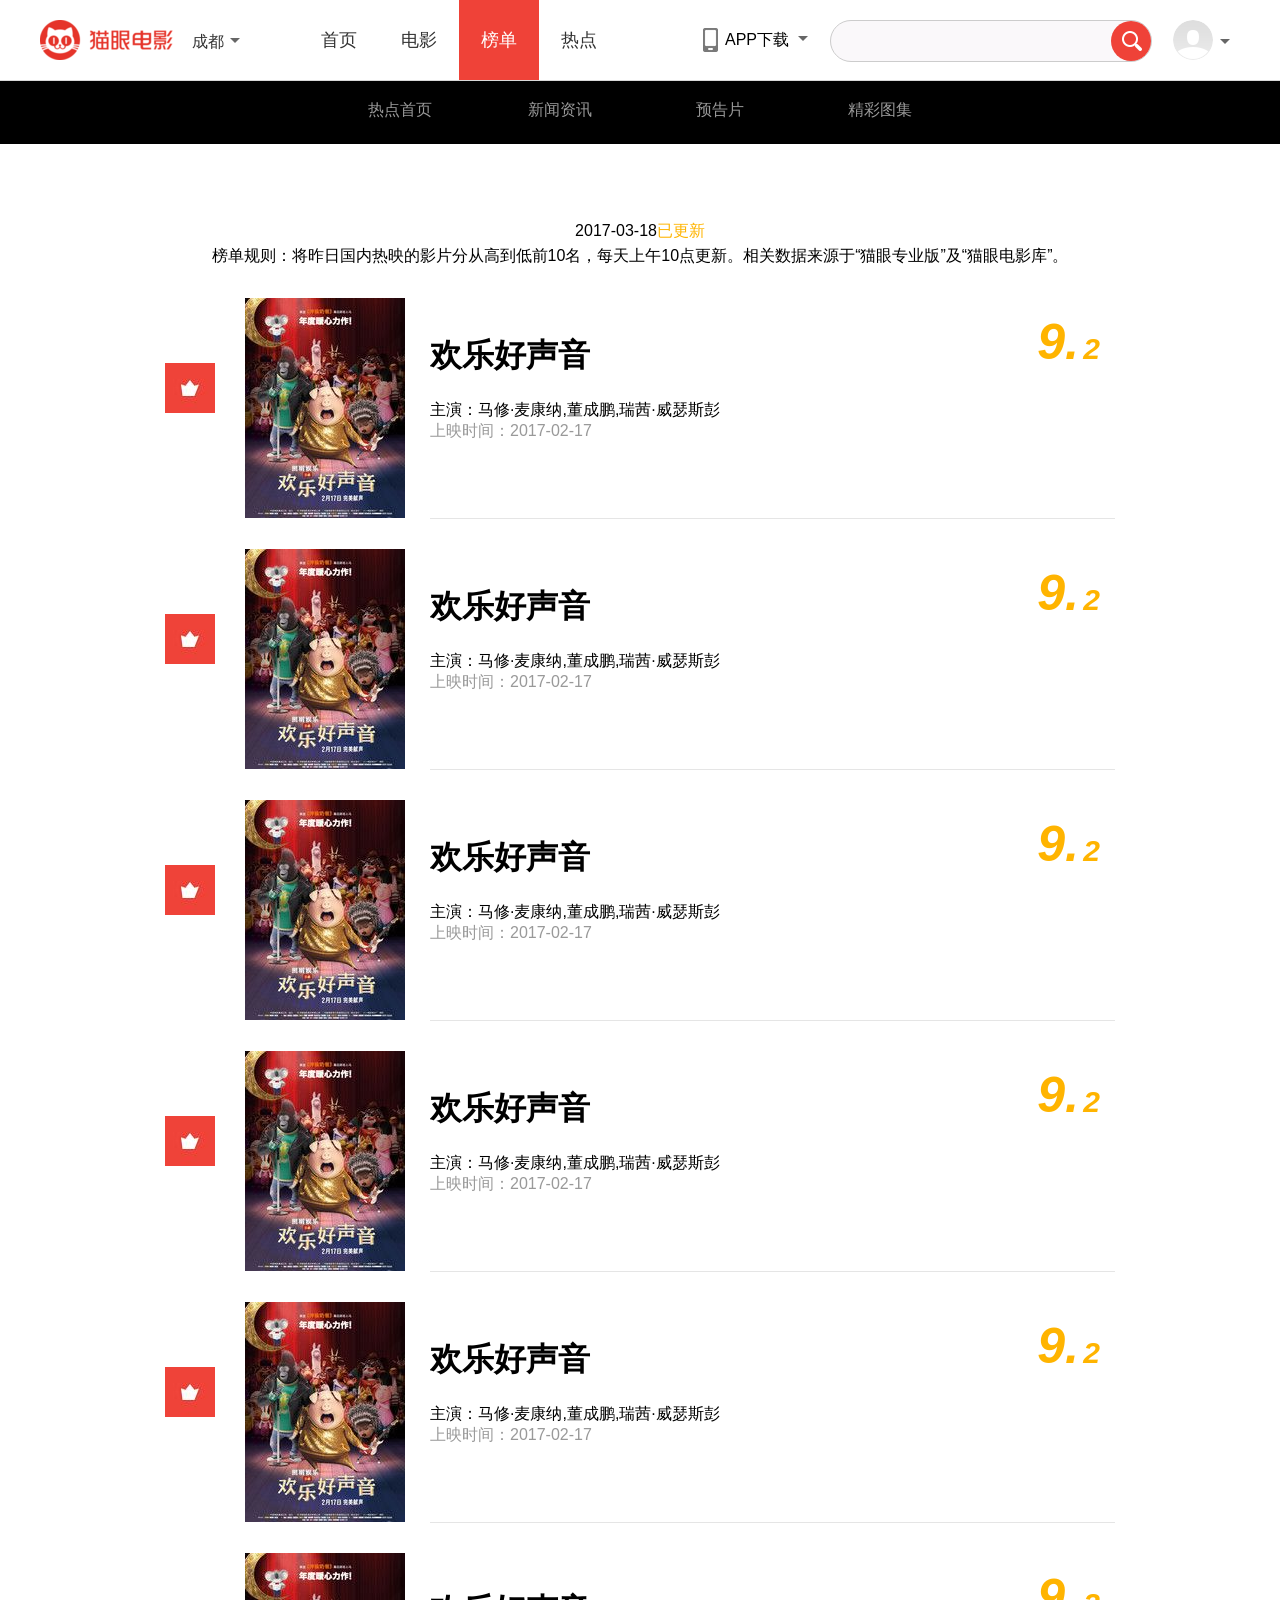
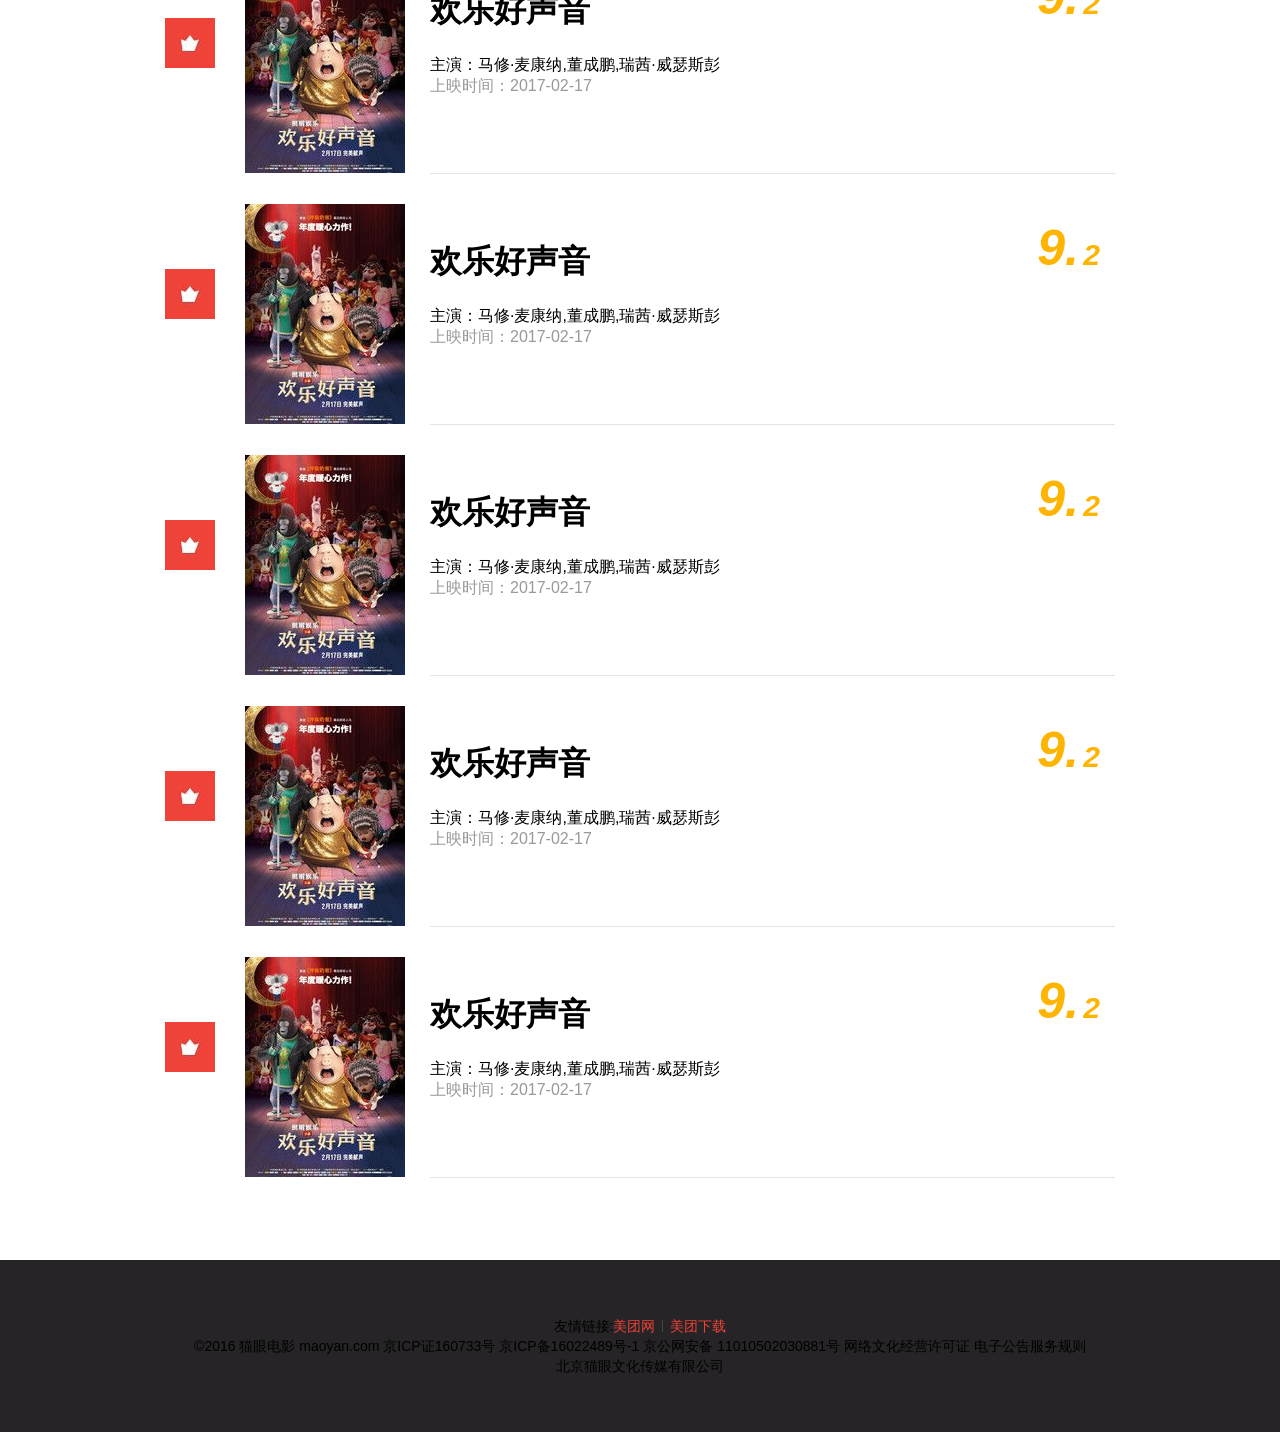
<file: maoyanPage/public/bangdan.html>
<!DOCTYPE html>
<html>
<head lang="en">
    <meta charset="UTF-8">
    <title>猫眼电影 - 一网打尽好电影</title>
    <link rel="stylesheet" href="css/normalize.css"/>
    <link rel="stylesheet" href="css/head.css"/>
    <link rel="stylesheet" href="css/footer.css"/>
    <link rel="stylesheet" href="css/private.css"/>
    <link rel="stylesheet" href="css/bangdan.css"/>
</head>
<body>
<!--header背景色-->
<div class="header" id="runNav">
    <!--header内容-->
    <div class="header-nav">
        <!--logo图片-->
        <a href="index.html" class="logo"></a>
        <!--城市-->
        <div class="city">
            <div class="city-current">
                <div class="city-name">
                    成都 <span class="triangle"></span>
                </div>
            </div>
            <div class="city-list">
                定位城市：成都
                <ul>
                    <li>
                        <span>A</span>

                        <P>A1 A2 A3</P>
                    </li>
                    <li>
                        <span>B</span>

                        <P>B1 B2 B3</P>
                    </li>
                    <li>
                        <span>C</span>

                        <P>C1 C2 C3</P>
                    </li>
                </ul>
            </div>
        </div>
        <!--nav-->
        <div class="nav">
            <ul>
                <li><a href="index.html">首页</a></li>
                <li><a href="movie.html">电影</a></li>
                <li><a href="bangdan.html" class="active1">榜单</a></li>
                <li><a href="information.html">热点</a></li>
            </ul>
        </div>
        <!--user-->
        <div class="user">
            <div class="user-info">
                <img src="img/header-user.png" alt=""/>
                <span class="triangle"></span>
            </div>
            <div class="login">
                <ul>
                    <li><a href="login.html">登录</a></li>
                    <li><a href="register.html">注册</a></li>
                </ul>
            </div>
        </div>
        <!--search-->
        <div class="search-form">
            <input type="search" class="search"/>
            <input type="submit" class="submit" value/>

        </div>
        <!--app-code-->
        <div class="app-code">
            <a href="">
                <span class="phone"></span>
                <span class="download">APP下载</span>
                <span class="triangle"></span>

                <div class="download-code">
                    <p class="code-title">扫码下载APP</p>

                    <p class="code-mess">选座更优惠</p>
                </div>
            </a>
        </div>

    </div>
</div>
<!--二级导航-->
<div class="content-nav">
    <div class="content-navs">
        <ul>
            <li><a href="">热点首页</a><i class="content-navs-ico"></i></li>
            <li><a href="">新闻资讯</a><i class="content-navs-ico"></i></li>
            <li><a href="">预告片</a><i class="content-navs-ico"></i></li>
            <li><a href="">精彩图集</a><i class="content-navs-ico"></i></li>
        </ul>
    </div>
</div>
<div class="container">
    <p>2017-03-18<span>已更新</span></p>

    <p>榜单规则：将昨日国内热映的影片分从高到低前10名，每天上午10点更新。相关数据来源于“猫眼专业版”及“猫眼电影库”。</p>
    <div class="content">
        <ul>
            <!--mess1-->
            <li class="mess">
                <i class="mess-i"><img src="img/bangdan-icon01.png" alt=""/></i>
                <a href="" class="mess-img"><img src="img/bangdan-img01.jpg" alt=""/></a>
                <div class="messs">
                    <div class="messs-l">
                        <h1>欢乐好声音</h1>
                        <p>主演：马修·麦康纳,董成鹏,瑞茜·威瑟斯彭</p>
                        <p class="messstime">上映时间：2017-02-17</p>
                    </div>
                    <div class="messs-r">
                        <span class="sup">9.</span>
                        <span class="sub">2</span>
                    </div>
                </div>

            </li>
            <!--mess2-->
            <li class="mess">
                <i class="mess-i"><img src="img/bangdan-icon01.png" alt=""/></i>
                <a href="" class="mess-img"><img src="img/bangdan-img01.jpg" alt=""/></a>
                <div class="messs">
                    <div class="messs-l">
                        <h1>欢乐好声音</h1>
                        <p>主演：马修·麦康纳,董成鹏,瑞茜·威瑟斯彭</p>
                        <p class="messstime">上映时间：2017-02-17</p>
                    </div>
                    <div class="messs-r">
                        <span class="sup">9.</span>
                        <span class="sub">2</span>
                    </div>
                </div>

            </li>
            <!--mess3-->
            <li class="mess">
                <i class="mess-i"><img src="img/bangdan-icon01.png" alt=""/></i>
                <a href="" class="mess-img"><img src="img/bangdan-img01.jpg" alt=""/></a>
                <div class="messs">
                    <div class="messs-l">
                        <h1>欢乐好声音</h1>
                        <p>主演：马修·麦康纳,董成鹏,瑞茜·威瑟斯彭</p>
                        <p class="messstime">上映时间：2017-02-17</p>
                    </div>
                    <div class="messs-r">
                        <span class="sup">9.</span>
                        <span class="sub">2</span>
                    </div>
                </div>

            </li>
            <!--mess4-->
            <li class="mess">
                <i class="mess-i"><img src="img/bangdan-icon01.png" alt=""/></i>
                <a href="" class="mess-img"><img src="img/bangdan-img01.jpg" alt=""/></a>
                <div class="messs">
                    <div class="messs-l">
                        <h1>欢乐好声音</h1>
                        <p>主演：马修·麦康纳,董成鹏,瑞茜·威瑟斯彭</p>
                        <p class="messstime">上映时间：2017-02-17</p>
                    </div>
                    <div class="messs-r">
                        <span class="sup">9.</span>
                        <span class="sub">2</span>
                    </div>
                </div>

            </li>
            <!--mess5-->
            <li class="mess">
                <i class="mess-i"><img src="img/bangdan-icon01.png" alt=""/></i>
                <a href="" class="mess-img"><img src="img/bangdan-img01.jpg" alt=""/></a>
                <div class="messs">
                    <div class="messs-l">
                        <h1>欢乐好声音</h1>
                        <p>主演：马修·麦康纳,董成鹏,瑞茜·威瑟斯彭</p>
                        <p class="messstime">上映时间：2017-02-17</p>
                    </div>
                    <div class="messs-r">
                        <span class="sup">9.</span>
                        <span class="sub">2</span>
                    </div>
                </div>

            </li>
            <!--mess6-->
            <li class="mess">
                <i class="mess-i"><img src="img/bangdan-icon01.png" alt=""/></i>
                <a href="" class="mess-img"><img src="img/bangdan-img01.jpg" alt=""/></a>
                <div class="messs">
                    <div class="messs-l">
                        <h1>欢乐好声音</h1>
                        <p>主演：马修·麦康纳,董成鹏,瑞茜·威瑟斯彭</p>
                        <p class="messstime">上映时间：2017-02-17</p>
                    </div>
                    <div class="messs-r">
                        <span class="sup">9.</span>
                        <span class="sub">2</span>
                    </div>
                </div>

            </li>
            <!--mess7-->
            <li class="mess">
                <i class="mess-i"><img src="img/bangdan-icon01.png" alt=""/></i>
                <a href="" class="mess-img"><img src="img/bangdan-img01.jpg" alt=""/></a>
                <div class="messs">
                    <div class="messs-l">
                        <h1>欢乐好声音</h1>
                        <p>主演：马修·麦康纳,董成鹏,瑞茜·威瑟斯彭</p>
                        <p class="messstime">上映时间：2017-02-17</p>
                    </div>
                    <div class="messs-r">
                        <span class="sup">9.</span>
                        <span class="sub">2</span>
                    </div>
                </div>

            </li>
            <!--mess8-->
            <li class="mess">
                <i class="mess-i"><img src="img/bangdan-icon01.png" alt=""/></i>
                <a href="" class="mess-img"><img src="img/bangdan-img01.jpg" alt=""/></a>
                <div class="messs">
                    <div class="messs-l">
                        <h1>欢乐好声音</h1>
                        <p>主演：马修·麦康纳,董成鹏,瑞茜·威瑟斯彭</p>
                        <p class="messstime">上映时间：2017-02-17</p>
                    </div>
                    <div class="messs-r">
                        <span class="sup">9.</span>
                        <span class="sub">2</span>
                    </div>
                </div>

            </li>
            <!--mess9-->
            <li class="mess">
                <i class="mess-i"><img src="img/bangdan-icon01.png" alt=""/></i>
                <a href="" class="mess-img"><img src="img/bangdan-img01.jpg" alt=""/></a>
                <div class="messs">
                    <div class="messs-l">
                        <h1>欢乐好声音</h1>
                        <p>主演：马修·麦康纳,董成鹏,瑞茜·威瑟斯彭</p>
                        <p class="messstime">上映时间：2017-02-17</p>
                    </div>
                    <div class="messs-r">
                        <span class="sup">9.</span>
                        <span class="sub">2</span>
                    </div>
                </div>

            </li>
            <!--mess10-->
            <li class="mess">
                <i class="mess-i"><img src="img/bangdan-icon01.png" alt=""/></i>
                <a href="" class="mess-img"><img src="img/bangdan-img01.jpg" alt=""/></a>
                <div class="messs">
                    <div class="messs-l">
                        <h1>欢乐好声音</h1>
                        <p>主演：马修·麦康纳,董成鹏,瑞茜·威瑟斯彭</p>
                        <p class="messstime">上映时间：2017-02-17</p>
                    </div>
                    <div class="messs-r">
                        <span class="sup">9.</span>
                        <span class="sub">2</span>
                    </div>
                </div>

            </li>
        </ul>

    </div>
</div>
<!--脚部-->
<div class="footer">
    <p class="friend-link">友情链接:<a href="">美团网</a><span></span><a href="">美团下载</a>
    </p>

    <p>©2016 猫眼电影 maoyan.com 京ICP证160733号 京ICP备16022489号-1 京公网安备 11010502030881号 网络文化经营许可证 电子公告服务规则</p>

    <p>北京猫眼文化传媒有限公司</p>
</div>
<script>
    window.onscroll = function () {
        var run = document.documentElement.scrollLeft || document.body.scrollLeft;
        runNav.style.left = -run + "px"
    }
</script>
</body>
</html>
</file>
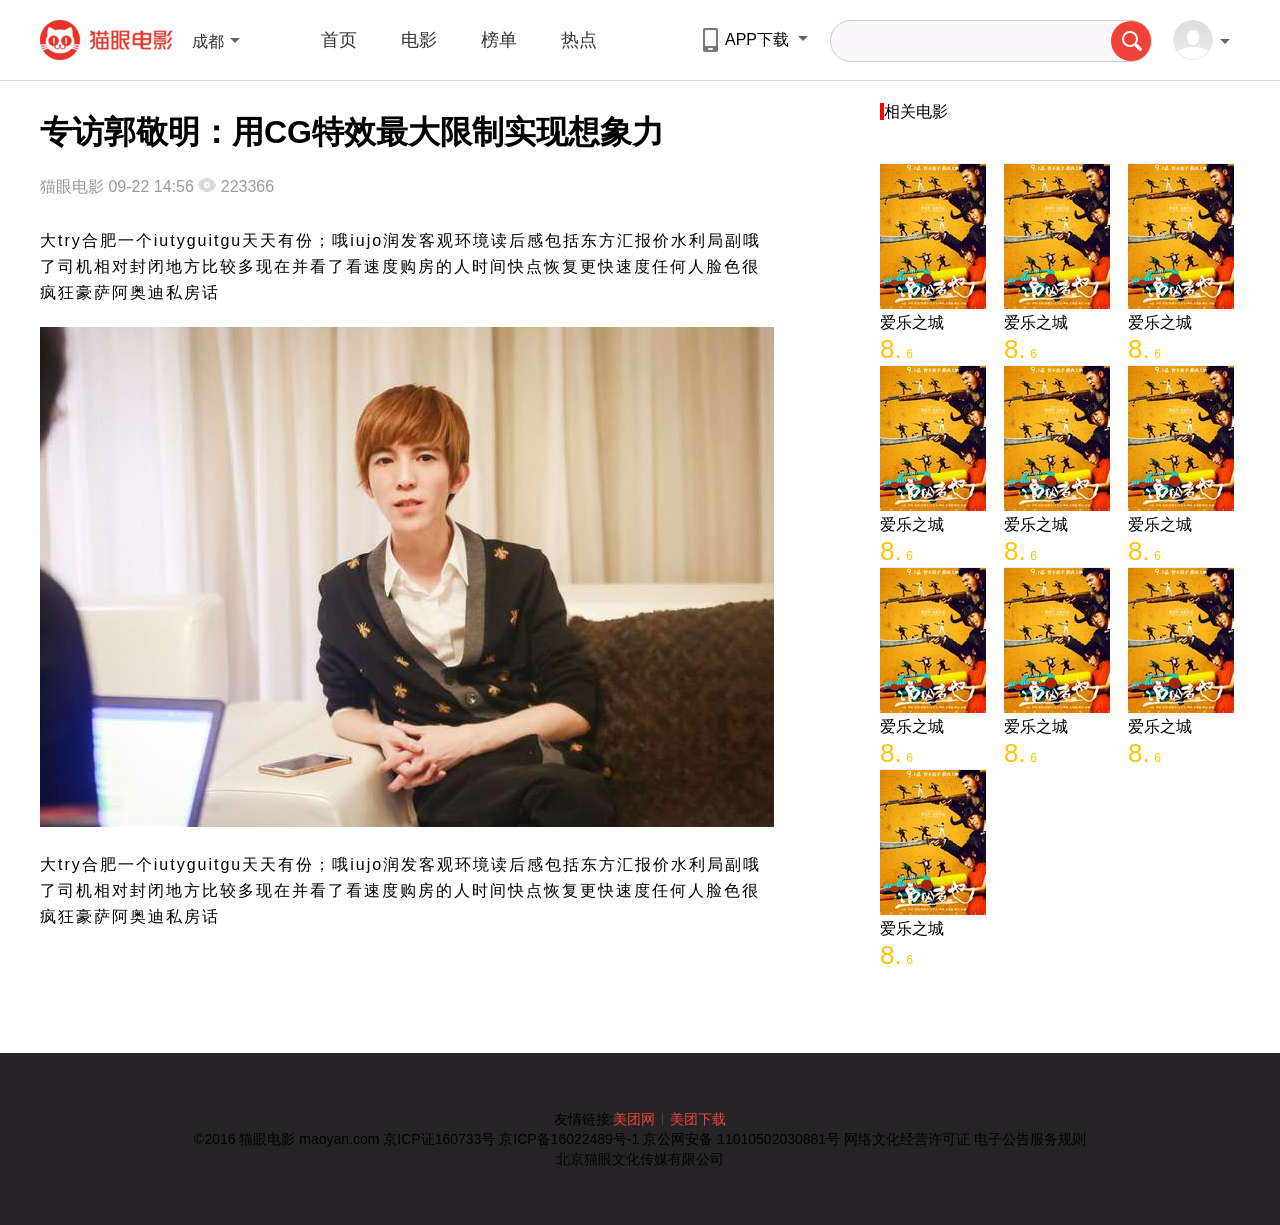
<file: maoyanPage/public/information-mess.html>
<!DOCTYPE html>
<html>
<head lang="en">
    <meta charset="UTF-8">
    <title></title>
    <link rel="stylesheet" href="css/normalize.css"/>
    <link rel="stylesheet" href="css/head.css"/>
    <link rel="stylesheet" href="css/footer.css"/>
    <link rel="stylesheet" href="css/private.css"/>
    <link rel="stylesheet" href="css/information-mess.css"/>
</head>
<body>
<!--header背景色-->
<div class="header" id="runNav" >
    <!--header内容-->
    <div class="header-nav">
        <!--logo图片-->
        <a href="index.html" class="logo"></a>
        <!--城市-->
        <div class="city">
            <div class="city-current">
                <div class="city-name">
                    成都 <span class="triangle"></span>
                </div>
            </div>
            <div class="city-list">
                定位城市：成都
                <ul>
                    <li>
                        <span>A</span>

                        <P>A1 A2 A3</P>
                    </li>
                    <li>
                        <span>B</span>

                        <P>B1 B2 B3</P>
                    </li>
                    <li>
                        <span>C</span>

                        <P>C1 C2 C3</P>
                    </li>
                </ul>
            </div>
        </div>
        <!--nav-->
        <div class="nav">
            <ul>
                <li><a href="index.html">首页</a></li>
                <li><a href="movie.html">电影</a></li>
                <li><a href="bangdan.html">榜单</a></li>
                <li><a href="information.html">热点</a></li>
            </ul>
        </div>
        <!--user-->
        <div class="user">
            <div class="user-info">
                <img src="img/header-user.png" alt=""/>
                <span class="triangle"></span>
            </div>
            <div class="login">
                <ul>
                    <li><a href="login.html">登录</a></li>
                    <li><a href="register.html">注册</a></li>
                </ul>
            </div>
        </div>
        <!--search-->
        <div class="search-form">
            <input type="search" class="search"/>
            <input type="submit" class="submit" value/>

        </div>
        <!--app-code-->
        <div class="app-code">
            <a href="">
                <span class="phone"></span>
                <span class="download">APP下载</span>
                <span class="triangle"></span>

                <div class="download-code">
                    <p class="code-title">扫码下载APP</p>

                    <p class="code-mess">选座更优惠</p>
                </div>
            </a>
        </div>

    </div>
</div>

<div class="container">
    <div class="container-l">
        <h1 class="font-weight900">专访郭敬明：用CG特效最大限制实现想象力</h1>
<span class="color-999">猫眼电影 </span><span class="color-999"> 09-22 </span><span class="color-999"> 14:56 </span><span class="color-999"><i class="count"></i> 223366</span>
    <p class="line-height26px letter-spacing2px margin-top30px">大try合肥一个iutyguitgu天天有份；哦iujo润发客观环境读后感包括东方汇报价水利局副哦了司机相对封闭地方比较多现在并看了看速度购房的人时间快点恢复更快速度任何人脸色很疯狂豪萨阿奥迪私房话</p>
        <img  class="margin-top20px" src="img/information-mess01.png" alt=""/>
        <p class="line-height26px letter-spacing2px margin-top20px">大try合肥一个iutyguitgu天天有份；哦iujo润发客观环境读后感包括东方汇报价水利局副哦了司机相对封闭地方比较多现在并看了看速度购房的人时间快点恢复更快速度任何人脸色很疯狂豪萨阿奥迪私房话</p>
    
    </div>
    <div class="container-r margin-top30px">
        <div class="movies overflow-hidden">
            <p class="margin-top12px margin-bottom40px"><span class="plot-img"></span><a href="" class="text-deco-none color-000">相关电影</a></p>
            <ul class="movies">
                <li>
                    <img src="img/movies-01.png" alt=""/>
                    <p>爱乐之城</p>
                    <span class="color-yellow font-size26px">8.</span>
                    <span class="color-yellow font-size12px">6</span>
                </li>
                <li>
                    <img src="img/movies-01.png" alt=""/>
                    <p>爱乐之城</p>
                    <span class="color-yellow font-size26px">8.</span>
                    <span class="color-yellow font-size12px">6</span>
                </li>
                <li>
                    <img src="img/movies-01.png" alt=""/>
                    <p>爱乐之城</p>
                    <span class="color-yellow font-size26px">8.</span>
                    <span class="color-yellow font-size12px">6</span>
                </li>
                <li>
                    <img src="img/movies-01.png" alt=""/>
                    <p>爱乐之城</p>
                    <span class="color-yellow font-size26px">8.</span>
                    <span class="color-yellow font-size12px">6</span>
                </li>
                <li>
                    <img src="img/movies-01.png" alt=""/>
                    <p>爱乐之城</p>
                    <span class="color-yellow font-size26px">8.</span>
                    <span class="color-yellow font-size12px">6</span>
                </li>
                <li>
                    <img src="img/movies-01.png" alt=""/>
                    <p>爱乐之城</p>
                    <span class="color-yellow font-size26px">8.</span>
                    <span class="color-yellow font-size12px">6</span>
                </li>
                <li>
                    <img src="img/movies-01.png" alt=""/>
                    <p>爱乐之城</p>
                    <span class="color-yellow font-size26px">8.</span>
                    <span class="color-yellow font-size12px">6</span>
                </li>
                <li>
                    <img src="img/movies-01.png" alt=""/>
                    <p>爱乐之城</p>
                    <span class="color-yellow font-size26px">8.</span>
                    <span class="color-yellow font-size12px">6</span>
                </li>
                <li>
                    <img src="img/movies-01.png" alt=""/>
                    <p>爱乐之城</p>
                    <span class="color-yellow font-size26px">8.</span>
                    <span class="color-yellow font-size12px">6</span>
                </li>
                <li>
                    <img src="img/movies-01.png" alt=""/>
                    <p>爱乐之城</p>
                    <span class="color-yellow font-size26px">8.</span>
                    <span class="color-yellow font-size12px">6</span>
                </li>
            </ul>
        </div>
    </div>

</div>
<div class="footer">
    <p class="friend-link">友情链接:<a href="">美团网</a><span></span><a href="">美团下载</a>
    </p>

    <p>©2016 猫眼电影 maoyan.com 京ICP证160733号 京ICP备16022489号-1 京公网安备 11010502030881号 网络文化经营许可证 电子公告服务规则</p>

    <p>北京猫眼文化传媒有限公司</p>
</div>
<script>
    window.onscroll = function () {
        var run = document.documentElement.scrollLeft || document.body.scrollLeft;
        runNav.style.left = -run + "px"
    }
</script>

</body>
</html>
</file>
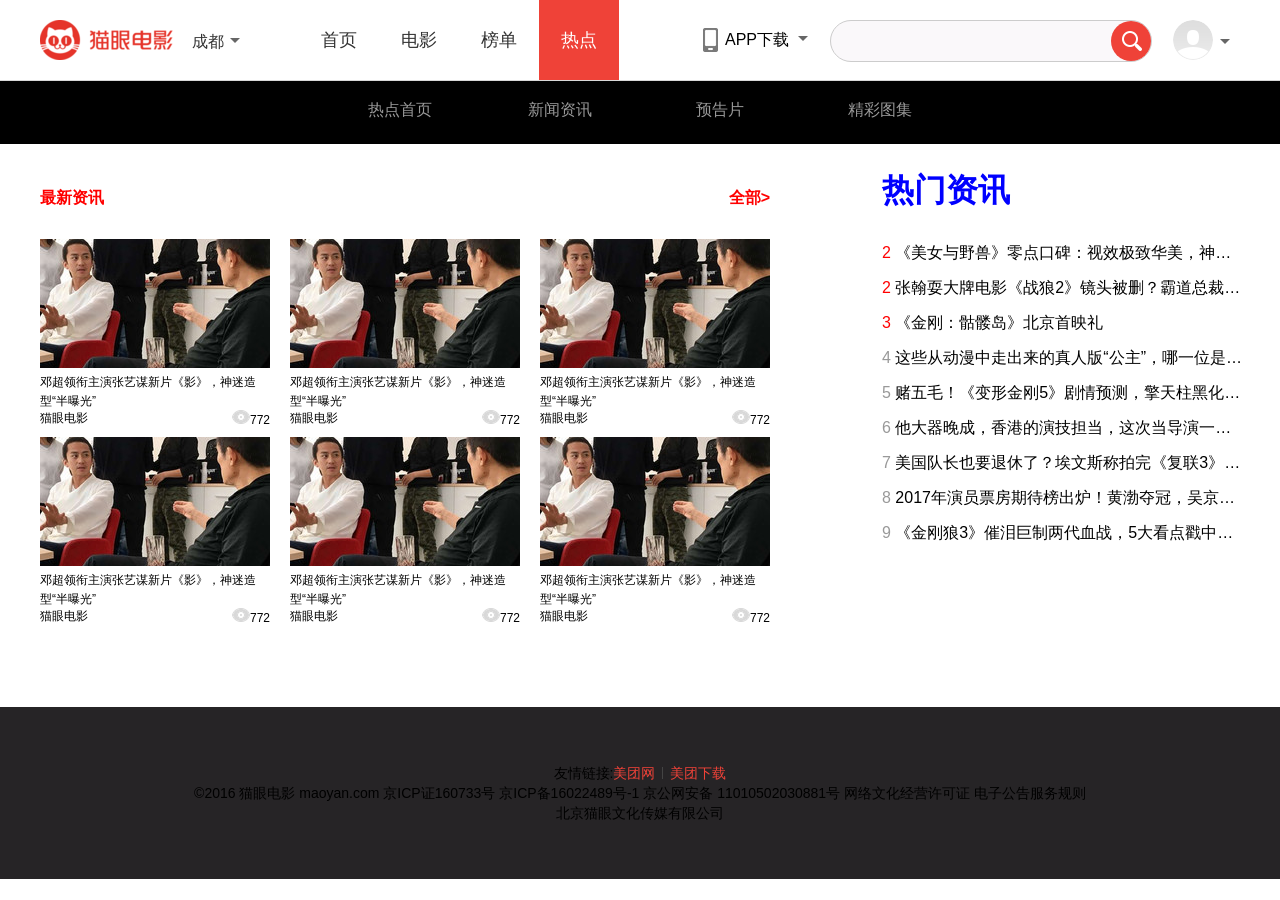
<file: maoyanPage/public/information.html>
<!DOCTYPE html>
<html>
<head lang="en">
    <meta charset="UTF-8">
    <title>猫眼电影 - 一网打尽好电影</title>
    <link rel="stylesheet" href="css/normalize.css"/>
    <link rel="stylesheet" href="css/head.css"/>
    <link rel="stylesheet" href="css/footer.css"/>
    <link rel="stylesheet" href="css/private.css"/>
    <link rel="stylesheet" href="css/information.css"/>
</head>
<body>
<!--header背景色-->
<div class="header" id="runNav" >
    <!--header内容-->
    <div class="header-nav">
        <!--logo图片-->
        <a href="#" class="logo"></a>
        <!--城市-->
        <div class="city">
            <div class="city-current">
                <div class="city-name">
                    成都 <span class="triangle"></span>
                </div>
            </div>
            <div class="city-list">
                定位城市：成都
                <ul>
                    <li>
                        <span>A</span>

                        <P>A1 A2 A3</P>
                    </li>
                    <li>
                        <span>B</span>

                        <P>B1 B2 B3</P>
                    </li>
                    <li>
                        <span>C</span>

                        <P>C1 C2 C3</P>
                    </li>
                </ul>
            </div>
        </div>
        <!--nav-->
        <div class="nav">
            <ul>
                <li><a href="index.html">首页</a></li>
                <li><a href="movie.html">电影</a></li>
                <li><a href="bangdan.html">榜单</a></li>
                <li><a href="information.html"class="active1">热点</a></li>
            </ul>
        </div>
        <!--user-->
        <div class="user">
            <div class="user-info">
                <img src="img/header-user.png" alt=""/>
                <span class="triangle"></span>
            </div>
            <div class="login">
                <ul>
                    <li><a href="login.html">登录</a></li>
                    <li><a href="register.html">注册</a></li>
                </ul>
            </div>
        </div>
        <!--search-->
        <div class="search-form">
            <input type="search" class="search"/>
            <input type="submit" class="submit" value/>

        </div>
        <!--app-code-->
        <div class="app-code">
            <a href="">
                <span class="phone"></span>
                <span class="download">APP下载</span>
                <span class="triangle"></span>

                <div class="download-code">
                    <p class="code-title">扫码下载APP</p>

                    <p class="code-mess">选座更优惠</p>
                </div>
            </a>
        </div>

    </div>
</div>
<!--二级导航-->
<div class="content-nav">
    <div class="content-navs">
        <ul>
            <li><a href="">热点首页</a><i class="content-navs-ico"></i></li>
            <li><a href="">新闻资讯</a><i class="content-navs-ico"></i></li>
            <li><a href="">预告片</a><i class="content-navs-ico"></i></li>
            <li><a href="">精彩图集</a><i class="content-navs-ico"></i></li>
        </ul>
    </div>
</div>
<!--容器-->
<div class="container overflow-hidden">
    <div class="xpzx overflow-hidden">
        <div class="float-left xpzx-l margin-top40px">
            <div class="container-l-w">
                <h4 class="title color-red">最新资讯
                    <a href="" class="more color-red">全部&#62;</a>
                </h4>
            </div>
            <div class="margin-top20px num overflow-hidden">
                <ul>
                    <li>
                        <a href="information-mess.html"><img src="img/xpzx01.jpg" alt=""/></a>
                        <a href="information-mess.html" class="text-deco-none color-000 font-size12px">邓超领衔主演张艺谋新片《影》，神迷造型“半曝光”</a>

                        <p class="font-size12px">猫眼电影<span class="float-right"><img src="img/count.png" alt=""/>772</span></p>
                    </li>
                    <li>
                    <a href="information-mess.html"><img src="img/xpzx01.jpg" alt=""/></a>
                    <a href="information-mess.html" class="text-deco-none color-000 font-size12px">邓超领衔主演张艺谋新片《影》，神迷造型“半曝光”</a>

                    <p class="font-size12px">猫眼电影<span class="float-right"><img src="img/count.png" alt=""/>772</span></p>
                </li>
                    <li>
                    <a href="information-mess.html"><img src="img/xpzx01.jpg" alt=""/></a>
                    <a href="information-mess.html" class="text-deco-none color-000 font-size12px">邓超领衔主演张艺谋新片《影》，神迷造型“半曝光”</a>

                    <p class="font-size12px">猫眼电影<span class="float-right"><img src="img/count.png" alt=""/>772</span></p>
                </li>
                    <li>
                    <a href="information-mess.html"><img src="img/xpzx01.jpg" alt=""/></a>
                    <a href="information-mess.html" class="text-deco-none color-000 font-size12px">邓超领衔主演张艺谋新片《影》，神迷造型“半曝光”</a>

                    <p class="font-size12px">猫眼电影<span class="float-right"><img src="img/count.png" alt=""/>772</span></p>
                </li>
                    <li>
                    <a href="information-mess.html"><img src="img/xpzx01.jpg" alt=""/></a>
                    <a href="information-mess.html" class="text-deco-none color-000 font-size12px">邓超领衔主演张艺谋新片《影》，神迷造型“半曝光”</a>

                    <p class="font-size12px">猫眼电影<span class="float-right"><img src="img/count.png" alt=""/>772</span></p>
                </li>
                    <li>
                    <a href="information-mess.html"><img src="img/xpzx01.jpg" alt=""/></a>
                    <a href="information-mess.html" class="text-deco-none color-000 font-size12px">邓超领衔主演张艺谋新片《影》，神迷造型“半曝光”</a>

                    <p class="font-size12px">猫眼电影<span class="float-right"><img src="img/count.png" alt=""/>772</span></p>
                </li>
                </ul>
            </div>
        </div>
        <div class="float-right xpzx-r">
            <h1 class="color-blue">热门资讯</h1>
            <ul class="list-style-none">
                <li></li>
                <li class="xpzxr-content white-space-nowrap text-overflow-ell">
                    <span class="color-red">2</span>
                    <span class="vertical-align-bottom overflow-hidden disply-inlineblock width100 white-space-nowrap text-overflow-ell">《美女与野兽》零点口碑：视效极致华美，神还原童话经典</span>
                </li>
                <li class="xpzxr-content white-space-nowrap text-overflow-ell">
                    <span class="color-red">2</span>
                    <span class="vertical-align-bottom overflow-hidden disply-inlineblock width100 white-space-nowrap text-overflow-ell">张翰耍大牌电影《战狼2》镜头被删？霸道总裁看来犯病了！</span>
                </li>
                <li class="xpzxr-content white-space-nowrap text-overflow-ell">
                    <span class="color-red">3</span>
                    <span class="vertical-align-bottom overflow-hidden disply-inlineblock width100 white-space-nowrap text-overflow-ell">《金刚：骷髅岛》北京首映礼</span>
                </li>
                <li class="xpzxr-content white-space-nowrap text-overflow-ell">
                    <span class="color-999">4</span>
                    <span class="vertical-align-bottom overflow-hidden disply-inlineblock width100 white-space-nowrap text-overflow-ell">这些从动漫中走出来的真人版“公主”，哪一位是你的女神！</span>
                </li>
                <li class="xpzxr-content white-space-nowrap text-overflow-ell">
                    <span class="color-999">5</span>
                    <span class="vertical-align-bottom overflow-hidden disply-inlineblock width100 white-space-nowrap text-overflow-ell">赌五毛！《变形金刚5》剧情预测，擎天柱黑化始末</span>
                </li>
                <li class="xpzxr-content white-space-nowrap text-overflow-ell">
                    <span class="color-999">6</span>
                    <span class="vertical-align-bottom overflow-hidden disply-inlineblock width100 white-space-nowrap text-overflow-ell">他大器晚成，香港的演技担当，这次当导演一个镜头就把我惊到了</span>
                </li>
                <li class="xpzxr-content white-space-nowrap text-overflow-ell">
                    <span class="color-999">7</span>
                    <span class="vertical-align-bottom overflow-hidden disply-inlineblock width100 white-space-nowrap text-overflow-ell">美国队长也要退休了？埃文斯称拍完《复联3》后就卸任</span>
                </li>
                <li class="xpzxr-content white-space-nowrap text-overflow-ell">
                    <span class="color-999">8</span>
                    <span class="vertical-align-bottom overflow-hidden disply-inlineblock width100 white-space-nowrap text-overflow-ell">2017年演员票房期待榜出炉！黄渤夺冠，吴京黄轩居二三位</span>
                </li>
                <li class="xpzxr-content white-space-nowrap text-overflow-ell">
                    <span class="color-999">9</span>
                    <span class="vertical-align-bottom overflow-hidden disply-inlineblock width100 white-space-nowrap text-overflow-ell">《金刚狼3》催泪巨制两代血战，5大看点戳中人心！</span>
                </li>
            </ul>


        </div>
    </div>
    <div class="ygpsd"></div>
    <div class="zxtj"></div>
</div>
<div class="footer">
    <p class="friend-link">友情链接:<a href="">美团网</a><span></span><a href="">美团下载</a>
    </p>

    <p>©2016 猫眼电影 maoyan.com 京ICP证160733号 京ICP备16022489号-1 京公网安备 11010502030881号 网络文化经营许可证 电子公告服务规则</p>

    <p>北京猫眼文化传媒有限公司</p>
</div>
<script>
    window.onscroll = function () {
        var run = document.documentElement.scrollLeft || document.body.scrollLeft;
        runNav.style.left = -run + "px"
    }
</script>
</body>
</html>
</file>
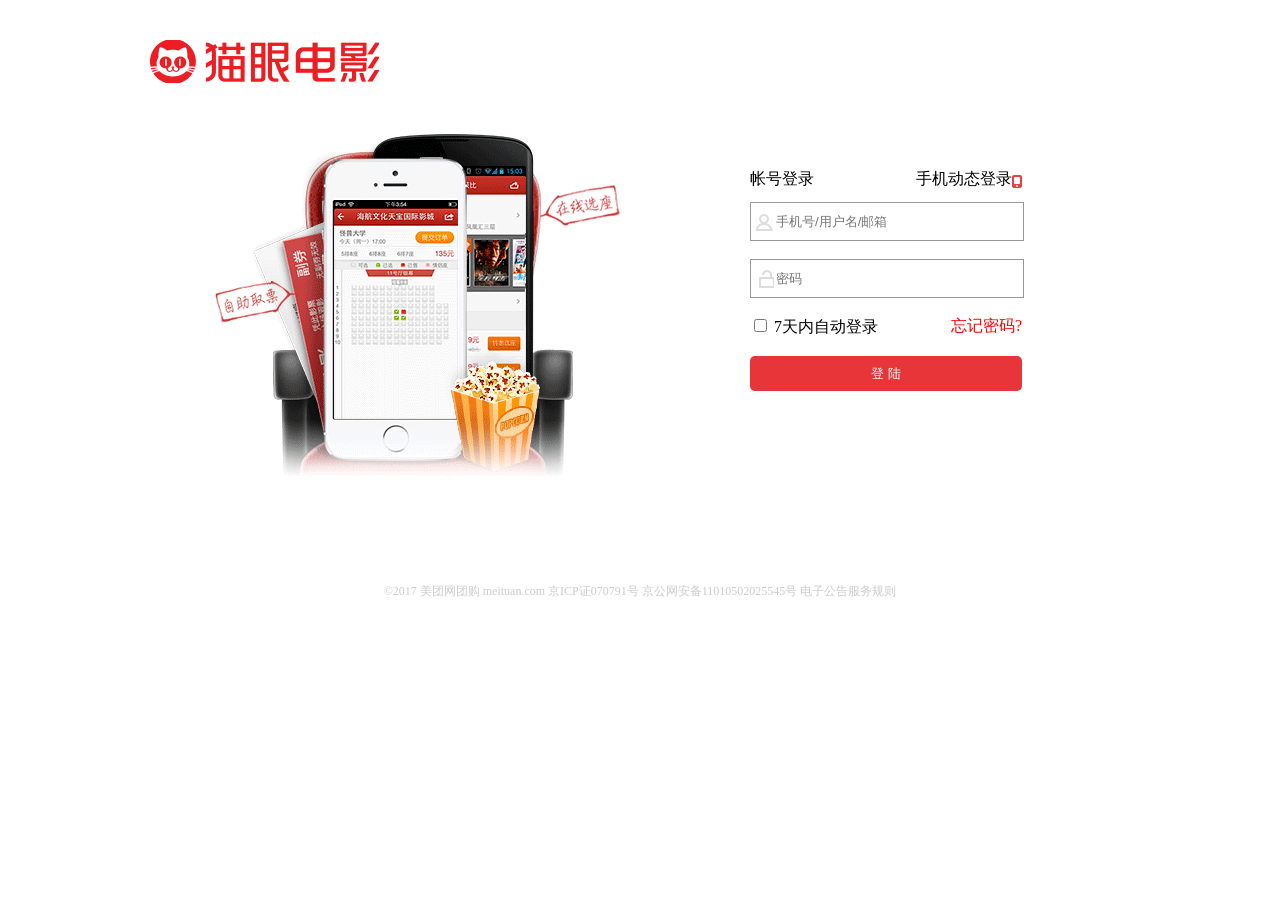
<file: maoyanPage/public/login.html>
<!DOCTYPE html>
<html>
<head lang="en">
    <meta charset="UTF-8">
    <title></title>
    <link rel="stylesheet" href="themes/icon.css"/>
    <link rel="stylesheet" href="themes/default/easyui.css"/>
    <link rel="stylesheet" href="css/login.css"/>
    <link rel="stylesheet" href="css/private.css"/>
</head>
<body>
<div class="header margin-top40px">
    <a href="index.html"><i></i></a>
</div>
<div class="container">
    <div class="content-l  margin-top40px float-left margin-right120px">
        <a href="" class="text-deco-none"><img src="img/login-img.png" alt=""/></a>
    </div>
    <div class="content-r float-left margin-top86px">
        <form  name="login_form" id="login_form">
            <span class="">
           帐号登录 <a href="" class="float-right position-relative padding-right10px color-000 text-deco-none">手机动态登录<i class="phone"></i></a>
        </span>
            <div class="name position-relative margin-top12px">
                <i class="name-ico"></i>
                <input type="text" placeholder="手机号/用户名/邮箱" class="color-999 outline-none name-text border-none" name="name" id="acc"/>
            </div>
            <p id="acc_span"></p>
            <div class="password position-relative">
                <i class="password-ico"></i>
                <input type="password" placeholder="密码" class="color-999 outline-none password-text border-none" name="password" id="pwd"/>
            </div>
            <p id="pwd_span"></p>
            <span class="forget disply-inlineblock">
                <input type="checkbox" id="auto"/>
                <label for="auto">7天内自动登录</label>
                <a href="" class=" float-right color-red text-deco-none">忘记密码?</a>
            </span>
            <p id="login_span"></p>
            <input type="submit" class="color-fff login-button outline-none border-none cursor-pointer" value="登 陆"/>
        </form>
    </div>
</div>
<div class="footer">
    <span class="footer-w font-size12px margin-top86px disply-inlineblock">©2017 美团网团购 meituan.com 京ICP证070791号 京公网安备11010502025545号 电子公告服务规则</span>
</div>
    <script src="js/jquery-1.8.3.min.js"></script>
    <script src="js/jquery.easyui.min.js"></script>
    <script src="js/login.js"></script>
</body>
</html>
</file>
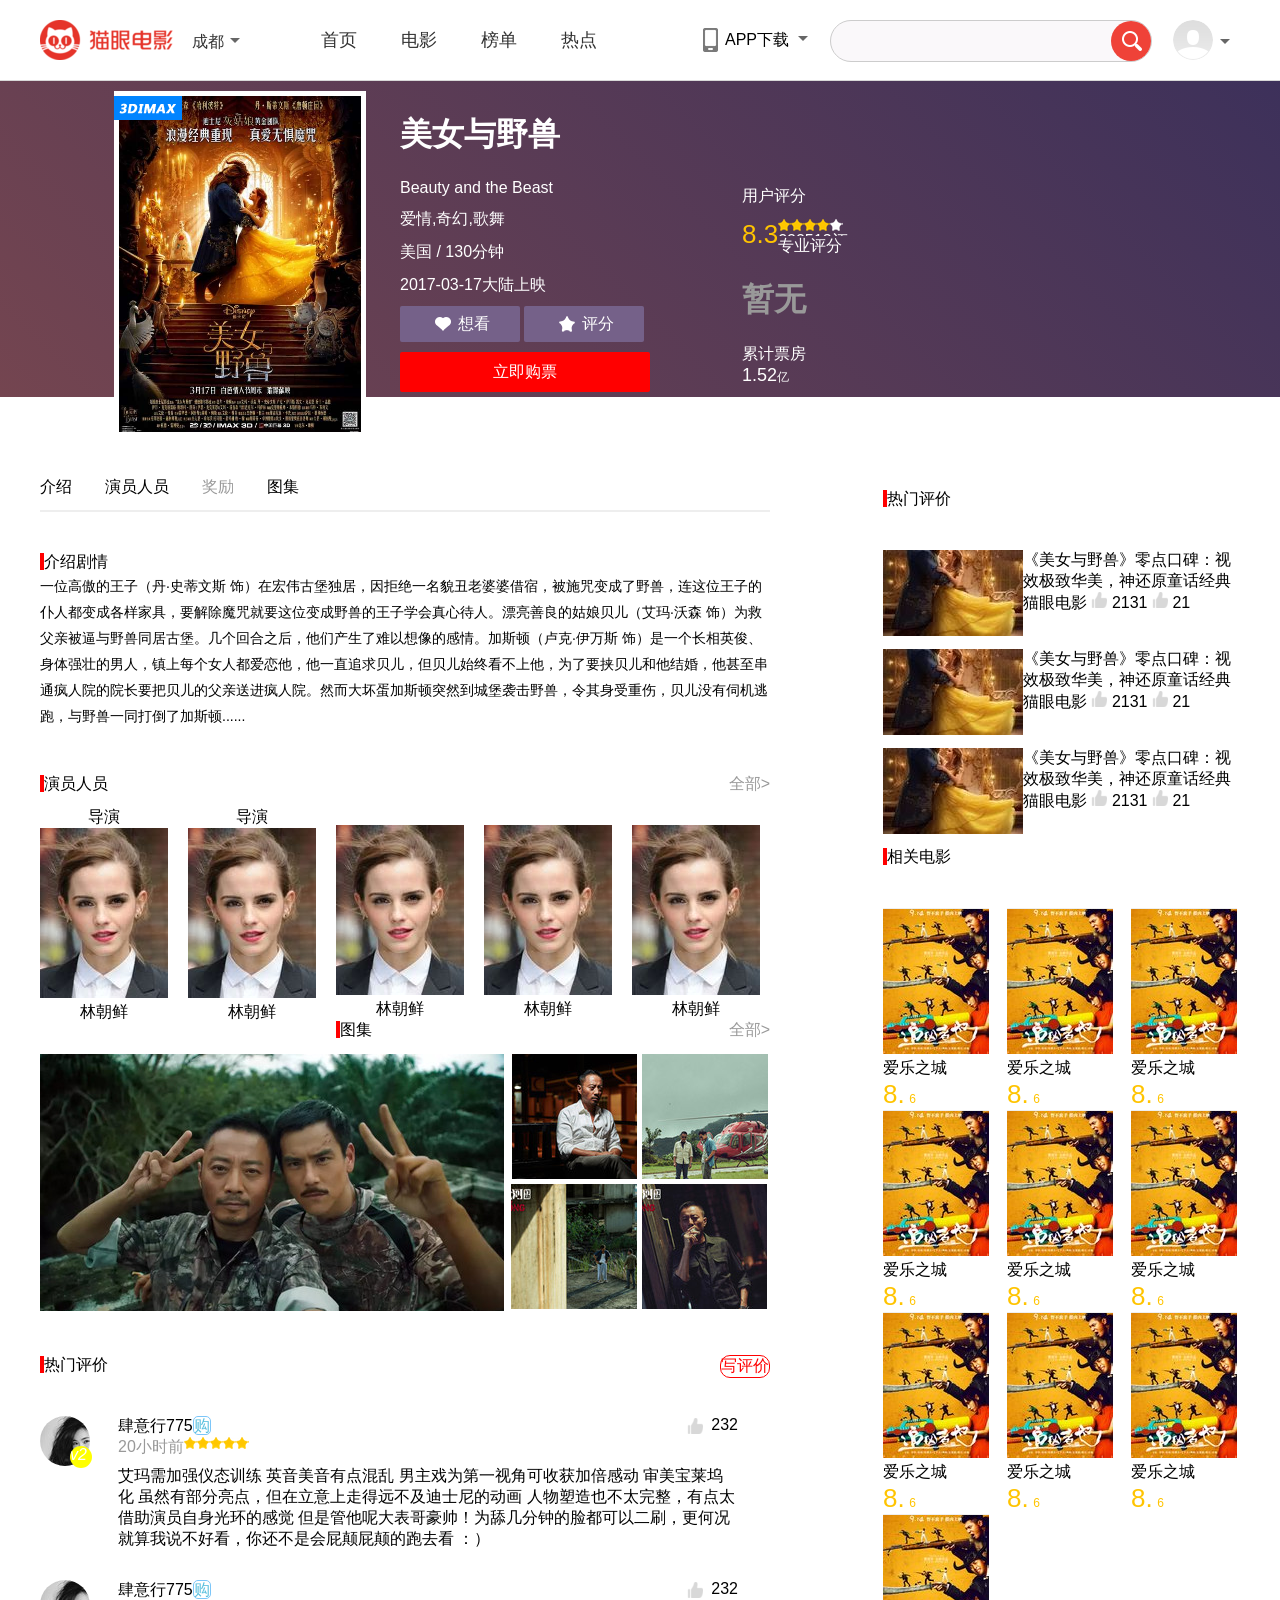
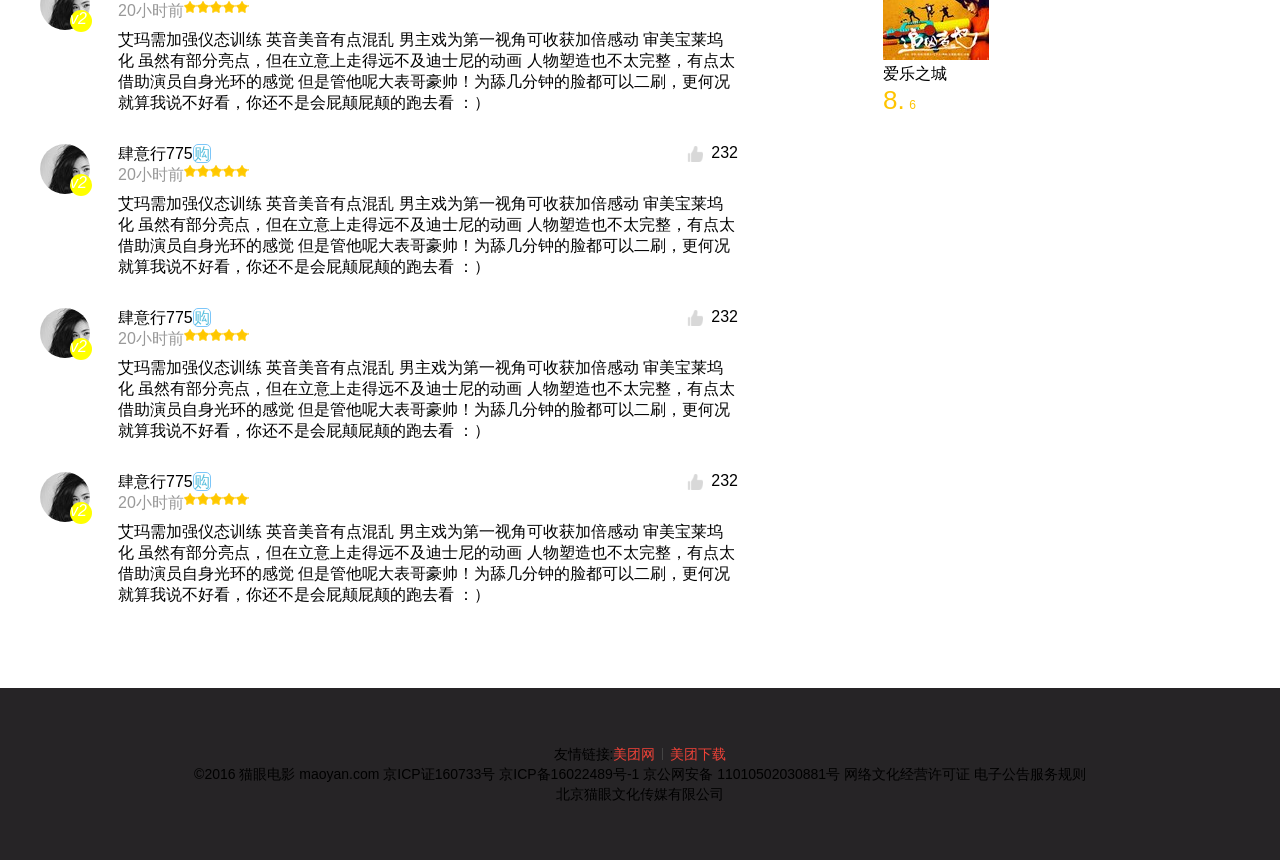
<file: maoyanPage/public/movie-details.html>
<!DOCTYPE html>
<html>
<head lang="en">
    <meta charset="UTF-8">
    <title>猫眼电影 - 一网打尽好电影</title>
    <link rel="stylesheet" href="css/normalize.css"/>
    <link rel="stylesheet" href="css/head.css"/>
    <link rel="stylesheet" href="css/footer.css"/>
    <link rel="stylesheet" href="css/private.css"/>
    <link rel="stylesheet" href="css/movie-details.css"/>
</head>
<body>
<!--header背景色-->
<div class="header" id="runNav">
    <!--header内容-->
    <div class="header-nav">
        <!--logo图片-->
        <a href="index.html" class="logo"></a>
        <!--城市-->
        <div class="city">
            <div class="city-current">
                <div class="city-name">
                    成都 <span class="triangle"></span>
                </div>
            </div>
            <div class="city-list">
                定位城市：成都
                <ul>
                    <li>
                        <span>A</span>

                        <P>A1 A2 A3</P>
                    </li>
                    <li>
                        <span>B</span>

                        <P>B1 B2 B3</P>
                    </li>
                    <li>
                        <span>C</span>

                        <P>C1 C2 C3</P>
                    </li>
                </ul>
            </div>
        </div>
        <!--nav-->
        <div class="nav">
            <ul>
                <!--class="active1"-->
                <li><a href="index.html">首页</a></li>
                <li><a href="movie.html">电影</a></li>
                <li><a href="bangdan.html">榜单</a></li>
                <li><a href="information.html">热点</a></li>
            </ul>
        </div>
        <!--user-->
        <div class="user">
            <div class="user-info">
                <img src="img/header-user.png" alt=""/>
                <span class="triangle"></span>
            </div>
            <div class="login">
                <ul>
                    <li><a href="login.html">登录</a></li>
                    <li><a href="register.html">注册</a></li>
                </ul>
            </div>
        </div>
        <!--search-->
        <div class="search-form">
            <input type="search" class="search"/>
            <input type="submit" class="submit" value/>

        </div>
        <!--app-code-->
        <div class="app-code">
            <a href="">
                <span class="phone"></span>
                <span class="download">APP下载</span>
                <span class="triangle"></span>

                <div class="download-code">
                    <p class="code-title">扫码下载APP</p>

                    <p class="code-mess">选座更优惠</p>
                </div>
            </a>
        </div>

    </div>
</div>
<div class="banner">
    <div class="banner-content-l">
        <a href="">
            <div class="banner-img">
                <div class="banner-img-position">
                    <img src="img/movie-details-banner-img.jpg" alt=""/>
                    <i class="d3"></i></div>
            </div>
        </a>
    </div>
    <div class="banner-content-r">

        <div class="banner-content-r1 float-left">
            <h1><a href="" class="color-fff text-deco-none">美女与野兽</a></h1>

            <p class="color-fff">Beauty and the Beast</p>

            <p class="color-fff margin-top12px">爱情,奇幻,歌舞</p>

            <p class="color-fff margin-top12px">美国 / 130分钟</p>

            <p class="color-fff margin-top12px"> 2017-03-17大陆上映</p>

            <div>
                <a href="" class="lovescore">
                    <i class="love"></i>
                    <span class="margin-left28px">想看</span>
                </a>
                <a href="" class="lovescore">
                    <i class="score"></i>
                    <span class="margin-left28px">评分</span>
                </a>
            </div>
            <a href="" class="color-fff background-red shop disply-inlineblock text-deco-none">立即购票</a>
        </div>
        <div class="banner-content-r2 float-left">
            <p class="color-fff">用户评分</p>

            <div class="overflow-hidden margin-top12px">
                <span class="color-yellow float-left font-size26px">8.3</span>
                    <span class="score-img">
                        <i class="yellowscore"></i>
                        <i class="yellowscore"></i>
                        <i class="yellowscore"></i>
                        <i class="yellowscore"></i>
                        <i class="whitescore"></i>
                        <span class="color-fff">222513评分</span>
                    </span>

                <p class="color-fff">专业评分</p>

                <h1 class="color-999">暂无</h1>

                <p class="color-fff">累计票房</p>

                <p class="color-fff font-size18px font-weight100">1.52<span class="color-fff font-size12px">亿</span></p>

            </div>

        </div>
    </div>
</div>
<div class="container">
    <div class="content-l">
        <div class="content-l-nav">
            <ul>
                <li><a href="" class="color-000 text-deco-none">介绍</a></li>
                <li><a href="" class="text-deco-none color-000">演员人员</a></li>
                <li><a href="" class="text-deco-none color-999">奖励</a></li>
                <li><a href="" class="text-deco-none color-000">图集</a></li>
            </ul>
        </div>
        <!--剧情标题-->
        <div class="plot-title margin-top40px">
            <p><span class="plot-img"></span>介绍剧情</p>

            <p class="line-height26px font-size14px">一位高傲的王子（丹·史蒂文斯
                饰）在宏伟古堡独居，因拒绝一名貌丑老婆婆借宿，被施咒变成了野兽，连这位王子的仆人都变成各样家具，要解除魔咒就要这位变成野兽的王子学会真心待人。漂亮善良的姑娘贝儿（艾玛·沃森
                饰）为救父亲被逼与野兽同居古堡。几个回合之后，他们产生了难以想像的感情。加斯顿（卢克·伊万斯
                饰）是一个长相英俊、身体强壮的男人，镇上每个女人都爱恋他，他一直追求贝儿，但贝儿始终看不上他，为了要挟贝儿和他结婚，他甚至串通疯人院的院长要把贝儿的父亲送进疯人院。然而大坏蛋加斯顿突然到城堡袭击野兽，令其身受重伤，贝儿没有伺机逃跑，与野兽一同打倒了加斯顿......</p>
        </div>
        <!--演员人员-->
        <div class="pers">
            <p><span class="plot-img"></span>演员人员<a href=""><span class="float-right color-999">全部&#62;</span></a></p>
            <ul class="margin-top12px">
                <li>
                    <p>导演</p>
                    <img src="img/pers01.jpg" alt=""/>

                    <p>林朝鲜</p>

                </li>
                <li>
                    <p>导演</p>
                    <img src="img/pers01.jpg" alt=""/>

                    <p>林朝鲜</p>

                    <p></p>
                </li>
                <li>
                    <p>&nbsp;</p>
                    <img src="img/pers01.jpg" alt=""/>

                    <p>林朝鲜</p>
                </li>
                <li>
                    <p>&nbsp;</p>
                    <img src="img/pers01.jpg" alt=""/>

                    <p>林朝鲜</p>
                </li>
                <li>
                    <p>&nbsp;</p>
                    <img src="img/pers01.jpg" alt=""/>

                    <p>林朝鲜</p>
                </li>
            </ul>
        </div>
        <!--图集-->
        <div class="poto">
            <p><span class="plot-img"></span>图集<a href=""><span class="float-right color-999">全部&#62;</span></a></p>

            <div class="overflow-hidden poto margin-top12px">
                <div class="float-left poto01">
                    <img src="img/poto01.png" alt=""/>
                </div>
                <div class="float-left overflow-hidden potos">
                    <img src="img/poto02.png" alt="" class="float-left margin-bottom5px margin-right5px"/>
                    <img src="img/poto03.png" alt="" class="float-left margin-bottom5px"/>
                    <img src="img/poto04.png" alt="" class="float-left margin-right5px"/>
                    <img src="img/poto05.png" alt="" class="float-left"/>
                </div>
            </div>
        </div>
        <!--热门评价-->
        <!--评价1-->
        <div class="evaluate margin-top30px overflow-hidden">
            <!--标题-->
            <p class="margin-top12px margin-bottom40px"><span class="plot-img"></span>热门评价<a href=""><span
                    class="float-right color-red border-red border-radius">写评价</span></a></p>
            <!--左边-->
            <div class="position-relative float-left">
                <div class="evaluate-img">
                    <img src="img/evaluate-img-login01.jpg" alt=""/>
                </div>
                <i class="evaluate-grade color-fff">v2</i>
            </div>
            <!--右边-->
            <div class="float-left evaluate-mess margin-left28px">
                <!--上边-->
                <div class="evaluate-mess-u overflow-hidden">
                    <div class="evaluate-mess-u-l float-left">
                        <span><a href="" class="text-deco-none color-000">肆意行775</a></span><span class="color-blue1 border-blue1 border-radius5 ">购</span>
                        <div class="overflow-hidden evaluate-scores">
                        <span class="color-999 float-left">20小时前</span>
                        <ul class="evaluate-score overflow-hidden">
                            <li><i class="yellowscore float-left"></i></li>
                            <li><i class="yellowscore float-left"></i></li>
                            <li><i class="yellowscore float-left"></i></li>
                            <li><i class="yellowscore float-left"></i></li>
                            <li><i class="yellowscore float-left"></i></li>
                        </ul></div>
                    </div>
                    <div class="evaluate-mess-u-r float-right position-relative">
                        <i class="click"></i><span>232</span>

                    </div>
                </div>
                <!--下边-->
                <div class="evaluate-mess-d">
                    <p>艾玛需加强仪态训练 英音美音有点混乱 男主戏为第一视角可收获加倍感动 审美宝莱坞化 虽然有部分亮点，但在立意上走得远不及迪士尼的动画 人物塑造也不太完整，有点太借助演员自身光环的感觉 但是管他呢大表哥豪帅！为舔几分钟的脸都可以二刷，更何况就算我说不好看，你还不是会屁颠屁颠的跑去看 ：）</p>
                </div>
            </div>
        </div>
        <!--评价2-->
        <div class="evaluate margin-top30px overflow-hidden">
            <!--左边-->
            <div class="position-relative float-left">
                <div class="evaluate-img">
                    <img src="img/evaluate-img-login01.jpg" alt=""/>
                </div>
                <i class="evaluate-grade color-fff">v2</i>
            </div>
            <!--右边-->
            <div class="float-left evaluate-mess margin-left28px">
                <!--上边-->
                <div class="evaluate-mess-u overflow-hidden">
                    <div class="evaluate-mess-u-l float-left">
                        <span><a href="" class="text-deco-none color-000">肆意行775</a></span><span class="color-blue1 border-blue1 border-radius5 ">购</span>
                        <div class="overflow-hidden evaluate-scores">
                            <span class="color-999 float-left">20小时前</span>
                            <ul class="evaluate-score overflow-hidden">
                                <li><i class="yellowscore float-left"></i></li>
                                <li><i class="yellowscore float-left"></i></li>
                                <li><i class="yellowscore float-left"></i></li>
                                <li><i class="yellowscore float-left"></i></li>
                                <li><i class="yellowscore float-left"></i></li>
                            </ul></div>
                    </div>
                    <div class="evaluate-mess-u-r float-right position-relative">
                        <i class="click"></i><span>232</span>

                    </div>
                </div>
                <!--下边-->
                <div class="evaluate-mess-d">
                    <p>艾玛需加强仪态训练 英音美音有点混乱 男主戏为第一视角可收获加倍感动 审美宝莱坞化 虽然有部分亮点，但在立意上走得远不及迪士尼的动画 人物塑造也不太完整，有点太借助演员自身光环的感觉 但是管他呢大表哥豪帅！为舔几分钟的脸都可以二刷，更何况就算我说不好看，你还不是会屁颠屁颠的跑去看 ：）</p>
                </div>
            </div>
        </div>
        <!--评价3-->
        <div class="evaluate margin-top30px overflow-hidden">
            <!--左边-->
            <div class="position-relative float-left">
                <div class="evaluate-img">
                    <img src="img/evaluate-img-login01.jpg" alt=""/>
                </div>
                <i class="evaluate-grade color-fff">v2</i>
            </div>
            <!--右边-->
            <div class="float-left evaluate-mess margin-left28px">
                <!--上边-->
                <div class="evaluate-mess-u overflow-hidden">
                    <div class="evaluate-mess-u-l float-left">
                        <span><a href="" class="text-deco-none color-000">肆意行775</a></span><span class="color-blue1 border-blue1 border-radius5 ">购</span>
                        <div class="overflow-hidden evaluate-scores">
                            <span class="color-999 float-left">20小时前</span>
                            <ul class="evaluate-score overflow-hidden">
                                <li><i class="yellowscore float-left"></i></li>
                                <li><i class="yellowscore float-left"></i></li>
                                <li><i class="yellowscore float-left"></i></li>
                                <li><i class="yellowscore float-left"></i></li>
                                <li><i class="yellowscore float-left"></i></li>
                            </ul></div>
                    </div>
                    <div class="evaluate-mess-u-r float-right position-relative">
                        <i class="click"></i><span>232</span>

                    </div>
                </div>
                <!--下边-->
                <div class="evaluate-mess-d">
                    <p>艾玛需加强仪态训练 英音美音有点混乱 男主戏为第一视角可收获加倍感动 审美宝莱坞化 虽然有部分亮点，但在立意上走得远不及迪士尼的动画 人物塑造也不太完整，有点太借助演员自身光环的感觉 但是管他呢大表哥豪帅！为舔几分钟的脸都可以二刷，更何况就算我说不好看，你还不是会屁颠屁颠的跑去看 ：）</p>
                </div>
            </div>
        </div>
        <!--评价4-->
        <div class="evaluate margin-top30px overflow-hidden">
            <!--左边-->
            <div class="position-relative float-left">
                <div class="evaluate-img">
                    <img src="img/evaluate-img-login01.jpg" alt=""/>
                </div>
                <i class="evaluate-grade color-fff">v2</i>
            </div>
            <!--右边-->
            <div class="float-left evaluate-mess margin-left28px">
                <!--上边-->
                <div class="evaluate-mess-u overflow-hidden">
                    <div class="evaluate-mess-u-l float-left">
                        <span><a href="" class="text-deco-none color-000">肆意行775</a></span><span class="color-blue1 border-blue1 border-radius5 ">购</span>
                        <div class="overflow-hidden evaluate-scores">
                            <span class="color-999 float-left">20小时前</span>
                            <ul class="evaluate-score overflow-hidden">
                                <li><i class="yellowscore float-left"></i></li>
                                <li><i class="yellowscore float-left"></i></li>
                                <li><i class="yellowscore float-left"></i></li>
                                <li><i class="yellowscore float-left"></i></li>
                                <li><i class="yellowscore float-left"></i></li>
                            </ul></div>
                    </div>
                    <div class="evaluate-mess-u-r float-right position-relative">
                        <i class="click"></i><span>232</span>

                    </div>
                </div>
                <!--下边-->
                <div class="evaluate-mess-d">
                    <p>艾玛需加强仪态训练 英音美音有点混乱 男主戏为第一视角可收获加倍感动 审美宝莱坞化 虽然有部分亮点，但在立意上走得远不及迪士尼的动画 人物塑造也不太完整，有点太借助演员自身光环的感觉 但是管他呢大表哥豪帅！为舔几分钟的脸都可以二刷，更何况就算我说不好看，你还不是会屁颠屁颠的跑去看 ：）</p>
                </div>
            </div>
        </div>
        <!--评价5-->
        <div class="evaluate margin-top30px overflow-hidden">
            <!--左边-->
            <div class="position-relative float-left">
                <div class="evaluate-img">
                    <img src="img/evaluate-img-login01.jpg" alt=""/>
                </div>
                <i class="evaluate-grade color-fff">v2</i>
            </div>
            <!--右边-->
            <div class="float-left evaluate-mess margin-left28px">
                <!--上边-->
                <div class="evaluate-mess-u overflow-hidden">
                    <div class="evaluate-mess-u-l float-left">
                        <span><a href="" class="text-deco-none color-000">肆意行775</a></span><span class="color-blue1 border-blue1 border-radius5 ">购</span>
                        <div class="overflow-hidden evaluate-scores">
                            <span class="color-999 float-left">20小时前</span>
                            <ul class="evaluate-score overflow-hidden">
                                <li><i class="yellowscore float-left"></i></li>
                                <li><i class="yellowscore float-left"></i></li>
                                <li><i class="yellowscore float-left"></i></li>
                                <li><i class="yellowscore float-left"></i></li>
                                <li><i class="yellowscore float-left"></i></li>
                            </ul></div>
                    </div>
                    <div class="evaluate-mess-u-r float-right position-relative">
                        <i class="click"></i><span>232</span>

                    </div>
                </div>
                <!--下边-->
                <div class="evaluate-mess-d">
                    <p>艾玛需加强仪态训练 英音美音有点混乱 男主戏为第一视角可收获加倍感动 审美宝莱坞化 虽然有部分亮点，但在立意上走得远不及迪士尼的动画 人物塑造也不太完整，有点太借助演员自身光环的感觉 但是管他呢大表哥豪帅！为舔几分钟的脸都可以二刷，更何况就算我说不好看，你还不是会屁颠屁颠的跑去看 ：）</p>
                </div>
            </div>
        </div>

    </div>
    <div class="content-r float-right">
        <!--最新资讯-->
        <div class="news">
            <!--标题-->
            <p class="margin-top12px margin-bottom40px"><span class="plot-img"></span><a href="" class="text-deco-none color-000">热门评价</a></p>
            <div class="news1 overflow-hidden margin-top12px">
                <img src="img/news01.jpg" alt="" class="float-left news-img"/>
                <div class="news-main float-left news-mess">
                    <div class="news-main-up">
                        <p>《美女与野兽》零点口碑：视效极致华美，神还原童话经典</p>
                    </div>
                    <div class="news-main-down">
                        <span>猫眼电影</span>
                        <i class="counts"></i>
                        <span>2131</span>
                        <i class="notes"></i>
                        <span>21</span>
                    </div>
                </div>
            </div>
            <div class="news1 overflow-hidden margin-top12px">
                <img src="img/news01.jpg" alt="" class="float-left news-img"/>
                <div class="news-main float-left news-mess">
                    <div class="news-main-up">
                        <p>《美女与野兽》零点口碑：视效极致华美，神还原童话经典</p>
                    </div>
                    <div class="news-main-down">
                        <span>猫眼电影</span>
                        <i class="counts"></i>
                        <span>2131</span>
                        <i class="notes"></i>
                        <span>21</span>
                    </div>
                </div>
            </div>
            <div class="news1 overflow-hidden margin-top12px">
                <img src="img/news01.jpg" alt="" class="float-left news-img"/>
                <div class="news-main float-left news-mess">
                    <div class="news-main-up">
                        <p>《美女与野兽》零点口碑：视效极致华美，神还原童话经典</p>
                    </div>
                    <div class="news-main-down">
                        <span>猫眼电影</span>
                        <i class="counts"></i>
                        <span>2131</span>
                        <i class="notes"></i>
                        <span>21</span>
                    </div>
                </div>
            </div>

        </div>
<!--相关电影-->
        <div class="movies overflow-hidden">
            <p class="margin-top12px margin-bottom40px"><span class="plot-img"></span><a href="" class="text-deco-none color-000">相关电影</a></p>
            <ul class="movies">
                <li>
                    <img src="img/movies-01.png" alt=""/>
                    <p>爱乐之城</p>
                    <span class="color-yellow font-size26px">8.</span>
                    <span class="color-yellow font-size12px">6</span>
                </li>
                <li>
                    <img src="img/movies-01.png" alt=""/>
                    <p>爱乐之城</p>
                    <span class="color-yellow font-size26px">8.</span>
                    <span class="color-yellow font-size12px">6</span>
                </li>
                <li>
                    <img src="img/movies-01.png" alt=""/>
                    <p>爱乐之城</p>
                    <span class="color-yellow font-size26px">8.</span>
                    <span class="color-yellow font-size12px">6</span>
                </li>
                <li>
                    <img src="img/movies-01.png" alt=""/>
                    <p>爱乐之城</p>
                    <span class="color-yellow font-size26px">8.</span>
                    <span class="color-yellow font-size12px">6</span>
                </li>
                <li>
                    <img src="img/movies-01.png" alt=""/>
                    <p>爱乐之城</p>
                    <span class="color-yellow font-size26px">8.</span>
                    <span class="color-yellow font-size12px">6</span>
                </li>
                <li>
                    <img src="img/movies-01.png" alt=""/>
                    <p>爱乐之城</p>
                    <span class="color-yellow font-size26px">8.</span>
                    <span class="color-yellow font-size12px">6</span>
                </li>
                <li>
                    <img src="img/movies-01.png" alt=""/>
                    <p>爱乐之城</p>
                    <span class="color-yellow font-size26px">8.</span>
                    <span class="color-yellow font-size12px">6</span>
                </li>
                <li>
                    <img src="img/movies-01.png" alt=""/>
                    <p>爱乐之城</p>
                    <span class="color-yellow font-size26px">8.</span>
                    <span class="color-yellow font-size12px">6</span>
                </li>
                <li>
                    <img src="img/movies-01.png" alt=""/>
                    <p>爱乐之城</p>
                    <span class="color-yellow font-size26px">8.</span>
                    <span class="color-yellow font-size12px">6</span>
                </li>
                <li>
                    <img src="img/movies-01.png" alt=""/>
                    <p>爱乐之城</p>
                    <span class="color-yellow font-size26px">8.</span>
                    <span class="color-yellow font-size12px">6</span>
                </li>
            </ul>
        </div>
    </div>
</div>
<div class="footer">
    <p class="friend-link">友情链接:<a href="">美团网</a><span></span><a href="">美团下载</a>
    </p>

    <p>©2016 猫眼电影 maoyan.com 京ICP证160733号 京ICP备16022489号-1 京公网安备 11010502030881号 网络文化经营许可证 电子公告服务规则</p>

    <p>北京猫眼文化传媒有限公司</p>
</div>
<script>
    window.onscroll = function () {
        var run = document.documentElement.scrollLeft || document.body.scrollLeft;
        runNav.style.left = -run + "px"
    }
</script>
</body>
</html>
</file>
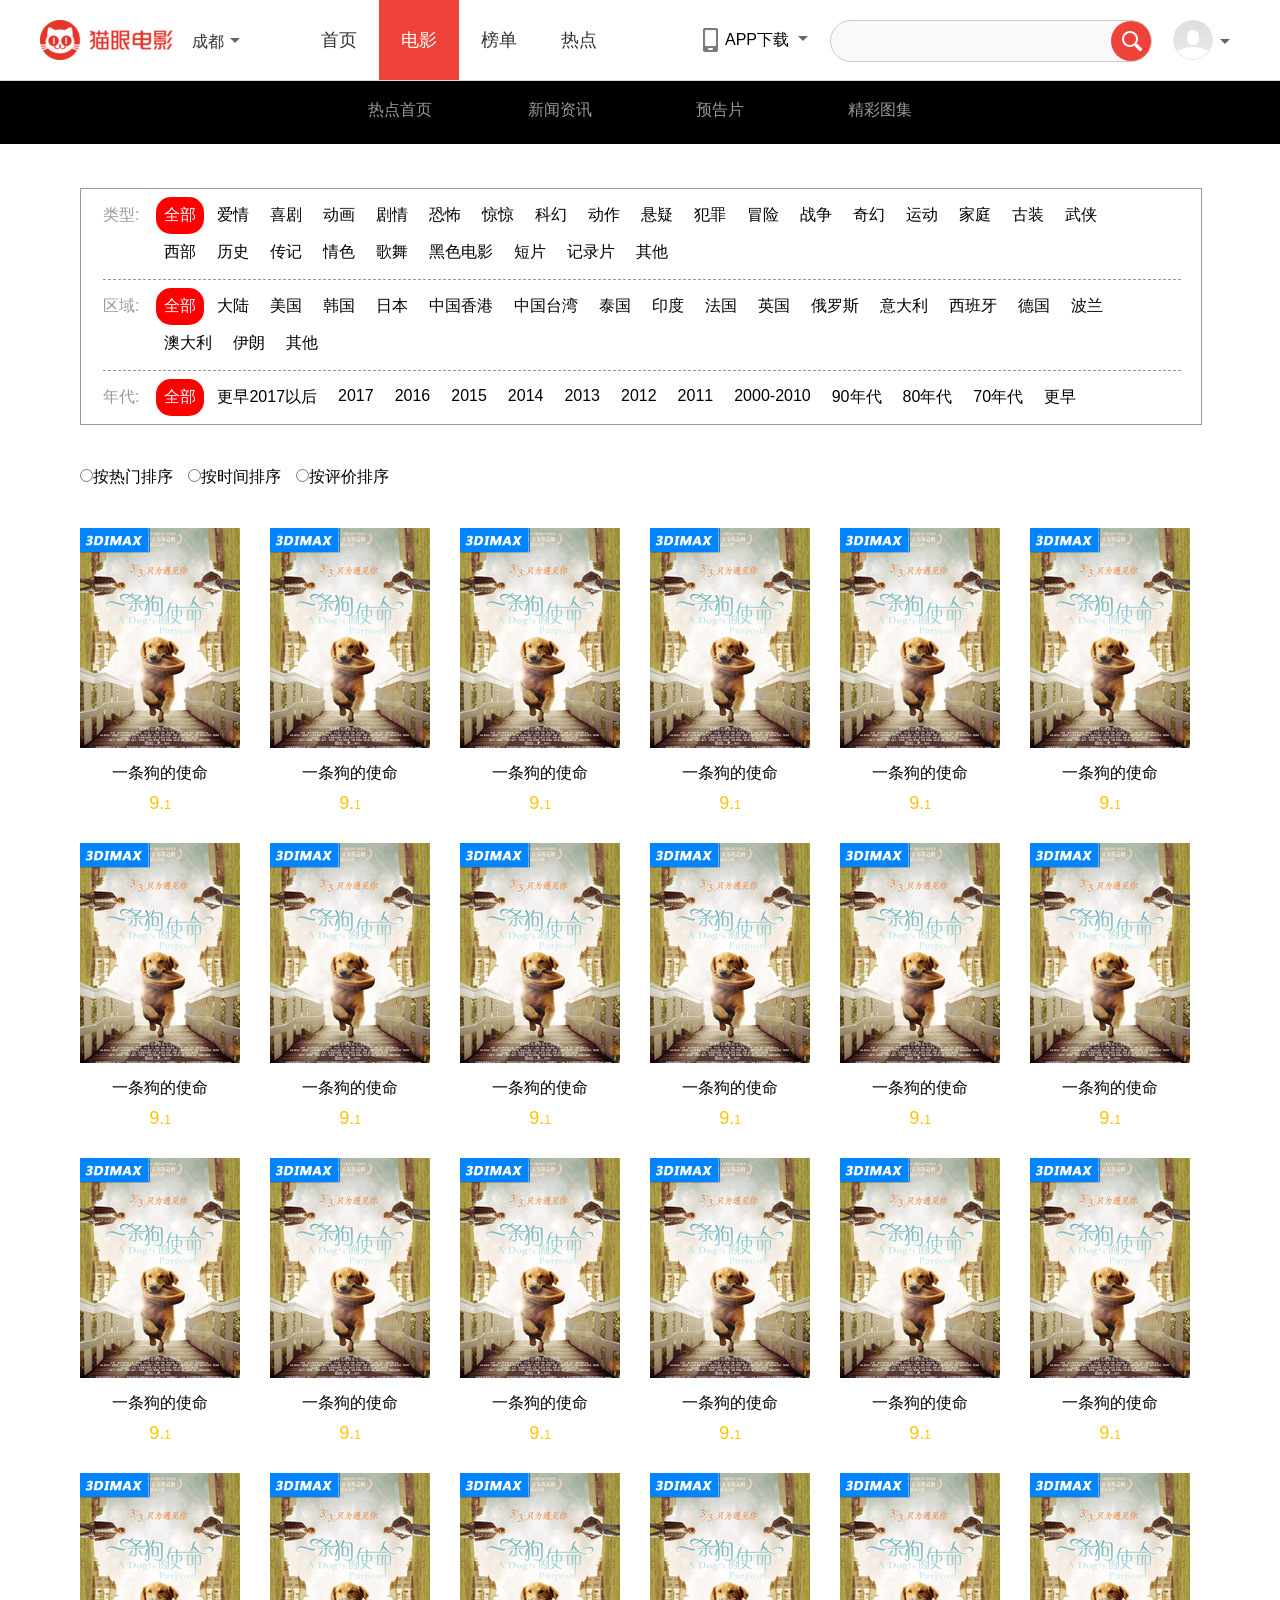
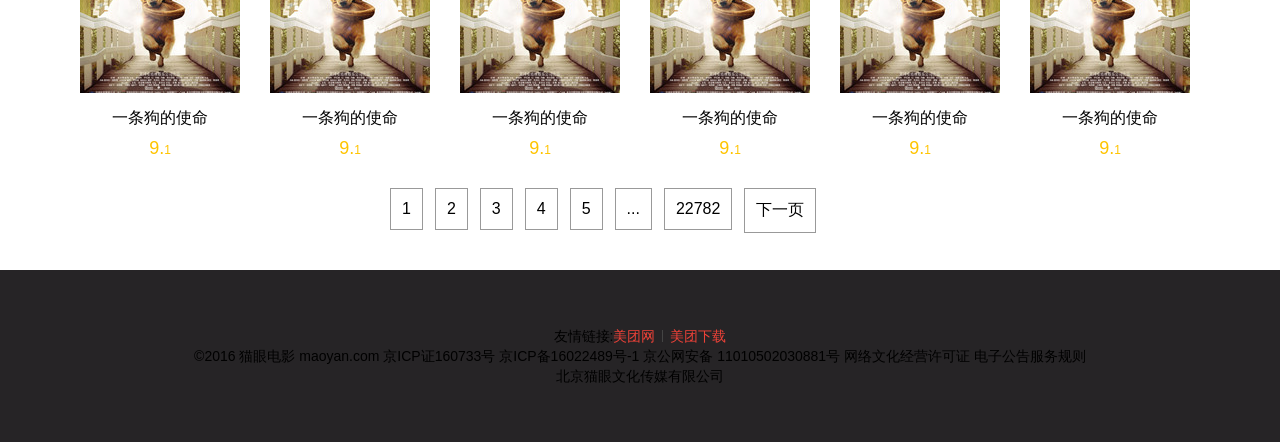
<file: maoyanPage/public/movie.html>
<!DOCTYPE html>
<html>
<head lang="en">
    <meta charset="UTF-8">
    <title>猫眼电影 - 一网打尽好电影</title>
    <link rel="stylesheet" href="css/normalize.css"/>
    <link rel="stylesheet" href="css/head.css"/>
    <link rel="stylesheet" href="css/footer.css"/>
    <link rel="stylesheet" href="css/private.css"/>
    <link rel="stylesheet" href="css/movie.css"/>
</head>
<body>
<!--header背景色-->
<div class="header" id="runNav">
    <!--header内容-->
    <div class="header-nav">
        <!--logo图片-->
        <a href="#" class="logo"></a>
        <!--城市-->
        <div class="city">
            <div class="city-current">
                <div class="city-name">
                    成都 <span class="triangle"></span>
                </div>
            </div>
            <div class="city-list">
                定位城市：成都
                <ul>
                    <li>
                        <span>A</span>

                        <P>A1 A2 A3</P>
                    </li>
                    <li>
                        <span>B</span>

                        <P>B1 B2 B3</P>
                    </li>
                    <li>
                        <span>C</span>

                        <P>C1 C2 C3</P>
                    </li>
                </ul>
            </div>
        </div>
        <!--nav-->
        <div class="nav">
            <ul>
                <li><a href="index.html">首页</a></li>
                <li><a href="movie.html" class="active1">电影</a></li>
                <li><a href="bangdan.html">榜单</a></li>
                <li><a href="information.html">热点</a></li>
            </ul>
        </div>
        <!--user-->
        <div class="user">
            <div class="user-info">
                <img src="img/header-user.png" alt=""/>
                <span class="triangle"></span>
            </div>
            <div class="login">
                <ul>
                    <li><a href="">登录</a></li>
                    <li><a href="">注册</a></li>
                </ul>
            </div>
        </div>
        <!--search-->
        <div class="search-form">
            <input type="search" class="search"/>
            <input type="submit" class="submit" value/>

        </div>
        <!--app-code-->
        <div class="app-code">
            <a href="">
                <span class="phone"></span>
                <span class="download">APP下载</span>
                <span class="triangle"></span>

                <div class="download-code">
                    <p class="code-title">扫码下载APP</p>

                    <p class="code-mess">选座更优惠</p>
                </div>
            </a>
        </div>

    </div>
</div>
    <div class="content-nav">
        <div class="content-navs">
            <ul>
                <li><a href="index.html">热点首页</a><i class="content-navs-ico"></i></li>
                <li><a href="">新闻资讯</a><i class="content-navs-ico"></i></li>
                <li><a href="">预告片</a><i class="content-navs-ico"></i></li>
                <li><a href="">精彩图集</a><i class="content-navs-ico"></i></li>
            </ul>
        </div>
    </div>
<div class="container">
    <div class="movie-nav margin-top40px">
        <ul>
            <li class="list-style-none pad overflow-hidden dashed">
                <span class="float-left color-999 margin-top8px">类型:</span>
                <div class="float-left pad-content">
                    <ul class="type overflow-hidden">
                        <li class="first background-red"><a href="" class="color-fff">全部</a></li>
                        <li><a href="">爱情</a></li>
                        <li><a href="">喜剧</a></li>
                        <li><a href="">动画</a></li>
                        <li><a href="">剧情</a></li>
                        <li><a href="">恐怖</a></li>
                        <li><a href="">惊惊</a></li>
                        <li><a href="">科幻</a></li>
                        <li><a href="">动作</a></li>
                        <li><a href="">悬疑</a></li>
                        <li><a href="">犯罪</a></li>
                        <li><a href="">冒险</a></li>
                        <li><a href="">战争</a></li>
                        <li><a href="">奇幻</a></li>
                        <li><a href="">运动</a></li>
                        <li><a href="">家庭</a></li>
                        <li><a href="">古装</a></li>
                        <li><a href="">武侠</a></li>
                        <li><a href="">西部</a></li>
                        <li><a href="">历史</a></li>
                        <li><a href="">传记</a></li>
                        <li><a href="">情色</a></li>
                        <li><a href="">歌舞</a></li>
                        <li><a href="">黑色电影</a></li>
                        <li><a href="">短片</a></li>
                        <li><a href="">记录片</a></li>
                        <li><a href="">其他</a></li>
                    </ul>
                </div>
            </li>
            <li class="list-style-none pad dashed">
                <div class="float-left color-999 clear-both margin-top8px">区域:</div>
                <div class="float-left pad-content">
                    <ul class="dist overflow-hidden">
                        <li class="first background-red"><a href="" class="color-fff">全部</a></li>
                        <li><a href="">大陆</a></li>
                        <li><a href="">美国</a></li>
                        <li><a href="">韩国</a></li>
                        <li><a href="">日本</a></li>
                        <li><a href="">中国香港</a></li>
                        <li><a href="">中国台湾</a></li>
                        <li><a href="">泰国</a></li>
                        <li><a href="">印度</a></li>
                        <li><a href="">法国</a></li>
                        <li><a href="">英国</a></li>
                        <li><a href="">俄罗斯</a></li>
                        <li><a href="">意大利</a></li>
                        <li><a href="">西班牙</a></li>
                        <li><a href="">德国</a></li>
                        <li><a href="">波兰</a></li>
                        <li><a href="">澳大利</a></li>
                        <li><a href="">伊朗</a></li>
                        <li><a href="">其他</a></li>
                    </ul>
                </div>
            </li>
            <li class="list-style-none pad">
                <div class="float-left color-999 clear-both margin-top8px">年代:</div>
                <div class="float-left pad-content">
                    <ul class="year overflow-hidden">
                        <li class="first background-red "><a href="" class="color-fff">全部</a></li>
                        <li><a href="">更早2017以后</a></li>
                        <li><a href="">2017</a></li>
                        <li><a href="">2016</a></li>
                        <li><a href="">2015</a></li>
                        <li><a href="">2014</a></li>
                        <li><a href="">2013</a></li>
                        <li><a href="">2012</a></li>
                        <li><a href="">2011</a></li>
                        <li><a href="">2000-2010</a></li>
                        <li><a href="">90年代</a></li>
                        <li><a href="">80年代</a></li>
                        <li><a href="">70年代</a></li>
                        <li><a href="">更早</a></li>
                    </ul>
                </div>
            </li>
        </ul>
    </div>
    <div class="movie">
        <div class="movie-radio">
            <ul>
                <li><input type="radio" name="movie-sort" class="background-red"/>按热门排序</li>
                <li><input type="radio" name="movie-sort"/>按时间排序</li>
                <li><input type="radio" name="movie-sort"/>按评价排序</li>
            </ul>
        </div>
        <div class="movie-list">
            <ul>
                <li>
                    <img src="img/movie01.jpg" alt=""/>
                    <i class="movie-ico"></i>
                    <p><a href="" class="text-deco-none color-000">一条狗的使命</a></p>
                    <p><span class="font-size18px font-weight200 color-yellow">9.</span><span class="font-weight200 font-size12px color-yellow">1</span></p>
                </li>
                <li>
                    <img src="img/movie01.jpg" alt=""/>
                    <i class="movie-ico"></i>
                    <p><a href="" class="text-deco-none color-000">一条狗的使命</a></p>
                    <p><span class="font-size18px font-weight200 color-yellow">9.</span><span class="font-weight200 font-size12px color-yellow">1</span></p>
                </li>
                <li>
                    <img src="img/movie01.jpg" alt=""/>
                    <i class="movie-ico"></i>
                    <p><a href="" class="text-deco-none color-000">一条狗的使命</a></p>
                    <p><span class="font-size18px font-weight200 color-yellow">9.</span><span class="font-weight200 font-size12px color-yellow">1</span></p>
                </li>
                <li>
                    <img src="img/movie01.jpg" alt=""/>
                    <i class="movie-ico"></i>
                    <p><a href="" class="text-deco-none color-000">一条狗的使命</a></p>
                    <p><span class="font-size18px font-weight200 color-yellow">9.</span><span class="font-weight200 font-size12px color-yellow">1</span></p>
                </li>
                <li>
                    <img src="img/movie01.jpg" alt=""/>
                    <i class="movie-ico"></i>
                    <p><a href="" class="text-deco-none color-000">一条狗的使命</a></p>
                    <p><span class="font-size18px font-weight200 color-yellow">9.</span><span class="font-weight200 font-size12px color-yellow">1</span></p>
                </li>
                <li>
                    <img src="img/movie01.jpg" alt=""/>
                    <i class="movie-ico"></i>
                    <p><a href="" class="text-deco-none color-000">一条狗的使命</a></p>
                    <p><span class="font-size18px font-weight200 color-yellow">9.</span><span class="font-weight200 font-size12px color-yellow">1</span></p>
                </li>
                <li>
                    <img src="img/movie01.jpg" alt=""/>
                    <i class="movie-ico"></i>
                    <p><a href="" class="text-deco-none color-000">一条狗的使命</a></p>
                    <p><span class="font-size18px font-weight200 color-yellow">9.</span><span class="font-weight200 font-size12px color-yellow">1</span></p>
                </li>
                <li>
                    <img src="img/movie01.jpg" alt=""/>
                    <i class="movie-ico"></i>
                    <p><a href="" class="text-deco-none color-000">一条狗的使命</a></p>
                    <p><span class="font-size18px font-weight200 color-yellow">9.</span><span class="font-weight200 font-size12px color-yellow">1</span></p>
                </li>
                <li>
                    <img src="img/movie01.jpg" alt=""/>
                    <i class="movie-ico"></i>
                    <p><a href="" class="text-deco-none color-000">一条狗的使命</a></p>
                    <p><span class="font-size18px font-weight200 color-yellow">9.</span><span class="font-weight200 font-size12px color-yellow">1</span></p>
                </li>
                <li>
                    <img src="img/movie01.jpg" alt=""/>
                    <i class="movie-ico"></i>
                    <p><a href="" class="text-deco-none color-000">一条狗的使命</a></p>
                    <p><span class="font-size18px font-weight200 color-yellow">9.</span><span class="font-weight200 font-size12px color-yellow">1</span></p>
                </li>
                <li>
                    <img src="img/movie01.jpg" alt=""/>
                    <i class="movie-ico"></i>
                    <p><a href="" class="text-deco-none color-000">一条狗的使命</a></p>
                    <p><span class="font-size18px font-weight200 color-yellow">9.</span><span class="font-weight200 font-size12px color-yellow">1</span></p>
                </li>
                <li>
                    <img src="img/movie01.jpg" alt=""/>
                    <i class="movie-ico"></i>
                    <p><a href="" class="text-deco-none color-000">一条狗的使命</a></p>
                    <p><span class="font-size18px font-weight200 color-yellow">9.</span><span class="font-weight200 font-size12px color-yellow">1</span></p>
                </li>
                <li>
                    <img src="img/movie01.jpg" alt=""/>
                    <i class="movie-ico"></i>
                    <p><a href="" class="text-deco-none color-000">一条狗的使命</a></p>
                    <p><span class="font-size18px font-weight200 color-yellow">9.</span><span class="font-weight200 font-size12px color-yellow">1</span></p>
                </li>
                <li>
                    <img src="img/movie01.jpg" alt=""/>
                    <i class="movie-ico"></i>
                    <p><a href="" class="text-deco-none color-000">一条狗的使命</a></p>
                    <p><span class="font-size18px font-weight200 color-yellow">9.</span><span class="font-weight200 font-size12px color-yellow">1</span></p>
                </li>
                <li>
                    <img src="img/movie01.jpg" alt=""/>
                    <i class="movie-ico"></i>
                    <p><a href="" class="text-deco-none color-000">一条狗的使命</a></p>
                    <p><span class="font-size18px font-weight200 color-yellow">9.</span><span class="font-weight200 font-size12px color-yellow">1</span></p>
                </li>
                <li>
                    <img src="img/movie01.jpg" alt=""/>
                    <i class="movie-ico"></i>
                    <p><a href="" class="text-deco-none color-000">一条狗的使命</a></p>
                    <p><span class="font-size18px font-weight200 color-yellow">9.</span><span class="font-weight200 font-size12px color-yellow">1</span></p>
                </li>
                <li>
                    <img src="img/movie01.jpg" alt=""/>
                    <i class="movie-ico"></i>
                    <p><a href="" class="text-deco-none color-000">一条狗的使命</a></p>
                    <p><span class="font-size18px font-weight200 color-yellow">9.</span><span class="font-weight200 font-size12px color-yellow">1</span></p>
                </li>
                <li>
                    <img src="img/movie01.jpg" alt=""/>
                    <i class="movie-ico"></i>
                    <p><a href="" class="text-deco-none color-000">一条狗的使命</a></p>
                    <p><span class="font-size18px font-weight200 color-yellow">9.</span><span class="font-weight200 font-size12px color-yellow">1</span></p>
                </li>
                <li>
                    <img src="img/movie01.jpg" alt=""/>
                    <i class="movie-ico"></i>
                    <p><a href="" class="text-deco-none color-000">一条狗的使命</a></p>
                    <p><span class="font-size18px font-weight200 color-yellow">9.</span><span class="font-weight200 font-size12px color-yellow">1</span></p>
                </li>
                <li>
                    <img src="img/movie01.jpg" alt=""/>
                    <i class="movie-ico"></i>
                    <p><a href="" class="text-deco-none color-000">一条狗的使命</a></p>
                    <p><span class="font-size18px font-weight200 color-yellow">9.</span><span class="font-weight200 font-size12px color-yellow">1</span></p>
                </li>
                <li>
                    <img src="img/movie01.jpg" alt=""/>
                    <i class="movie-ico"></i>
                    <p><a href="" class="text-deco-none color-000">一条狗的使命</a></p>
                    <p><span class="font-size18px font-weight200 color-yellow">9.</span><span class="font-weight200 font-size12px color-yellow">1</span></p>
                </li>
                <li>
                    <img src="img/movie01.jpg" alt=""/>
                    <i class="movie-ico"></i>
                    <p><a href="" class="text-deco-none color-000">一条狗的使命</a></p>
                    <p><span class="font-size18px font-weight200 color-yellow">9.</span><span class="font-weight200 font-size12px color-yellow">1</span></p>
                </li>
                <li>
                    <img src="img/movie01.jpg" alt=""/>
                    <i class="movie-ico"></i>
                    <p><a href="" class="text-deco-none color-000">一条狗的使命</a></p>
                    <p><span class="font-size18px font-weight200 color-yellow">9.</span><span class="font-weight200 font-size12px color-yellow">1</span></p>
                </li>
                <li>
                    <img src="img/movie01.jpg" alt=""/>
                    <i class="movie-ico"></i>
                    <p><a href="" class="text-deco-none color-000">一条狗的使命</a></p>
                    <p><span class="font-size18px font-weight200 color-yellow">9.</span><span class="font-weight200 font-size12px color-yellow">1</span></p>
                </li>
            </ul>
        </div>
        <div class="movie-page">
            <ul class="page">
                <li><a href="">1</a></li>
                <li><a href="">2</a></li>
                <li><a href="">3</a></li>
                <li><a href="">4</a></li>
                <li><a href="">5</a></li>
                <li><a href="">...</a></li>
                <li><a href="">22782</a></li>
                <li><a href="">下一页</a></li>
            </ul>
        </div>
    </div>
</div>
<div class="footer">
    <p class="friend-link">友情链接:<a href="">美团网</a><span></span><a href="">美团下载</a>
    </p>

    <p>©2016 猫眼电影 maoyan.com 京ICP证160733号 京ICP备16022489号-1 京公网安备 11010502030881号 网络文化经营许可证 电子公告服务规则</p>

    <p>北京猫眼文化传媒有限公司</p>
</div>
<script>
    window.onscroll = function () {
        var run = document.documentElement.scrollLeft || document.body.scrollLeft;
        runNav.style.left = -run + "px"
    }
</script>
</body>
</html>
</file>
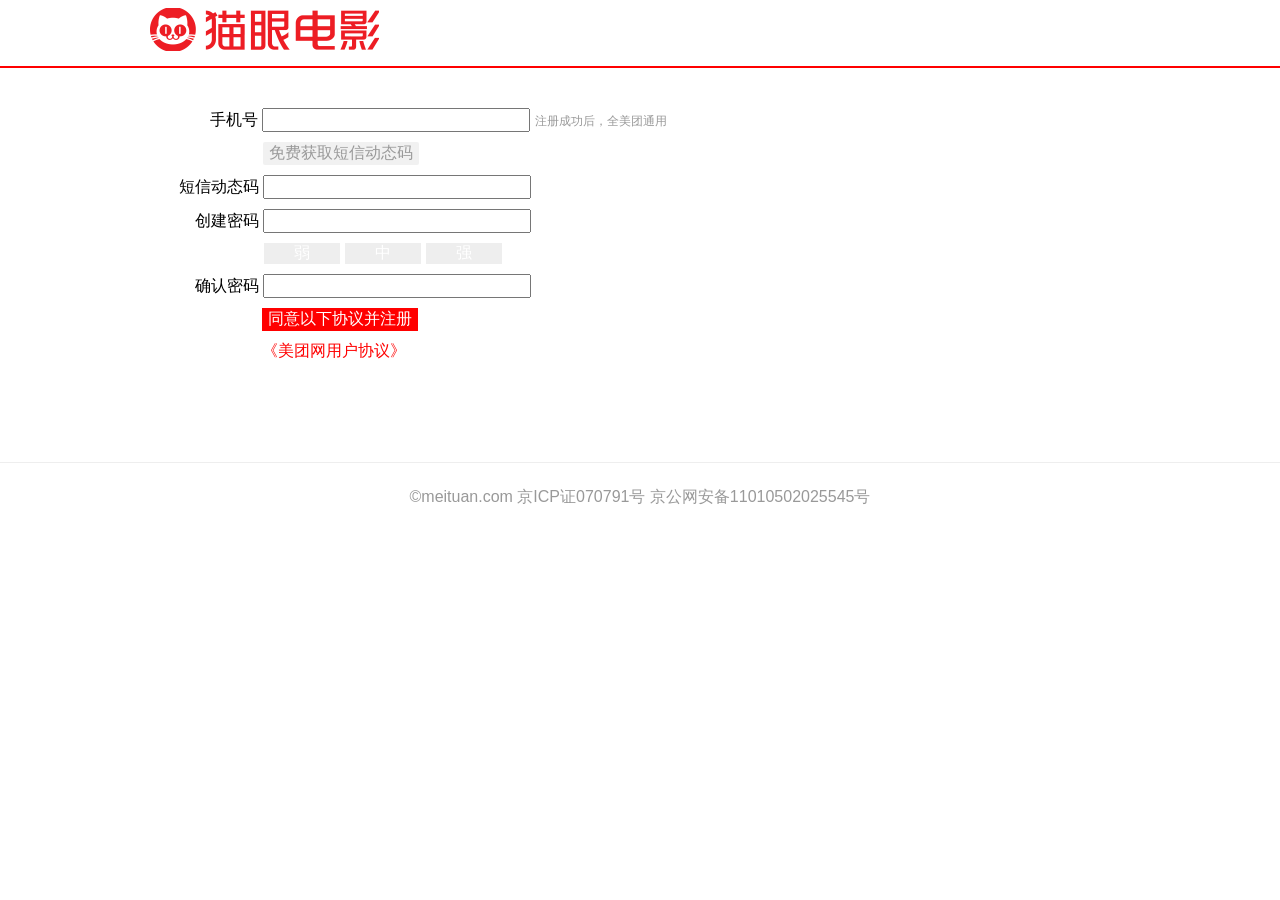
<file: maoyanPage/public/register.html>
<!DOCTYPE html>
<html>
<head lang="en">
    <meta charset="UTF-8">
    <title></title>
    <link rel="stylesheet" href="css/normalize.css"/>
    <link rel="stylesheet" href="css/private.css"/>
    <link rel="stylesheet" href="css/register.css"/>
</head>
<body>
<div class="header">
    <div class="head">
        <a href="index.html"><i class="login"></i></a>
    </div>
</div>
<div class="container">
    <form name="newform" id="accform">
        <div class="phone">
            <label for="phone-text">手机号</label>
            <input type="text" id="phone-text" class="outline-none text-w" name="name"/>
            <span class="color-999" id="phone-text_lable" style="font-size:12px">注册成功后，全美团通用</span>
        </div>
        <div class="note">
            <input class="note-text border-none outline-none color-999" type="button" value="免费获取短信动态码"  id="phone_code"/>
            <span id="phone_code_time"></span>
            <span id="phone_code_test"></span>
        </div>
        <div class="phone-cont">
            <label for="phone-cont-text">短信动态码</label>
            <input type="text" id="phone-cont-text" class="text-w outline-none"/>
            <label id="phone-cont-text_lable"></label>
        </div>
        <div class="password">
            <label for="password-text">创建密码</label>
            <input type="password" id="password-text" class="text-w outline-none" name="password"/>
            <label id="password-text_lable"></label>
        </div>
        <div class="password-diff">
            <div class="float-left color-fff password-diff01" id="pwd_l">弱</div>
            <div class="float-left color-fff password-diff01" id="pwd_c">中</div>
            <div class="float-left color-fff password-diff01" id="pwd_r">强</div>
        </div>
        <div class="passwordok clear-both">
            <label for="passwordok-text">确认密码</label>
            <input type="password" id="passwordok-text" class="text-w outline-none"/>
            <label id="passwordok-text_lable"></label>
        </div>
        <div class="reg">
            <input class="reg-text background-red outline-none border-none color-fff" type="submit" value="同意以下协议并注册" id="regbut"/>
        </div>
    </form>
    <a href="" class="tre color-red disply-inlineblock text-deco-none">《美团网用户协议》</a>
</div>
<div class="footer">
    <div class="foot">
        <p class="color-999">©meituan.com 京ICP证070791号 京公网安备11010502025545号</p>
    </div>
</div>
    <script src="js/jquery-1.8.3.min.js"></script>
    <script src="js/jquery.easyui.min.js"></script>
    <script src="js/register.js"></script>
</body>
</html>
</file>
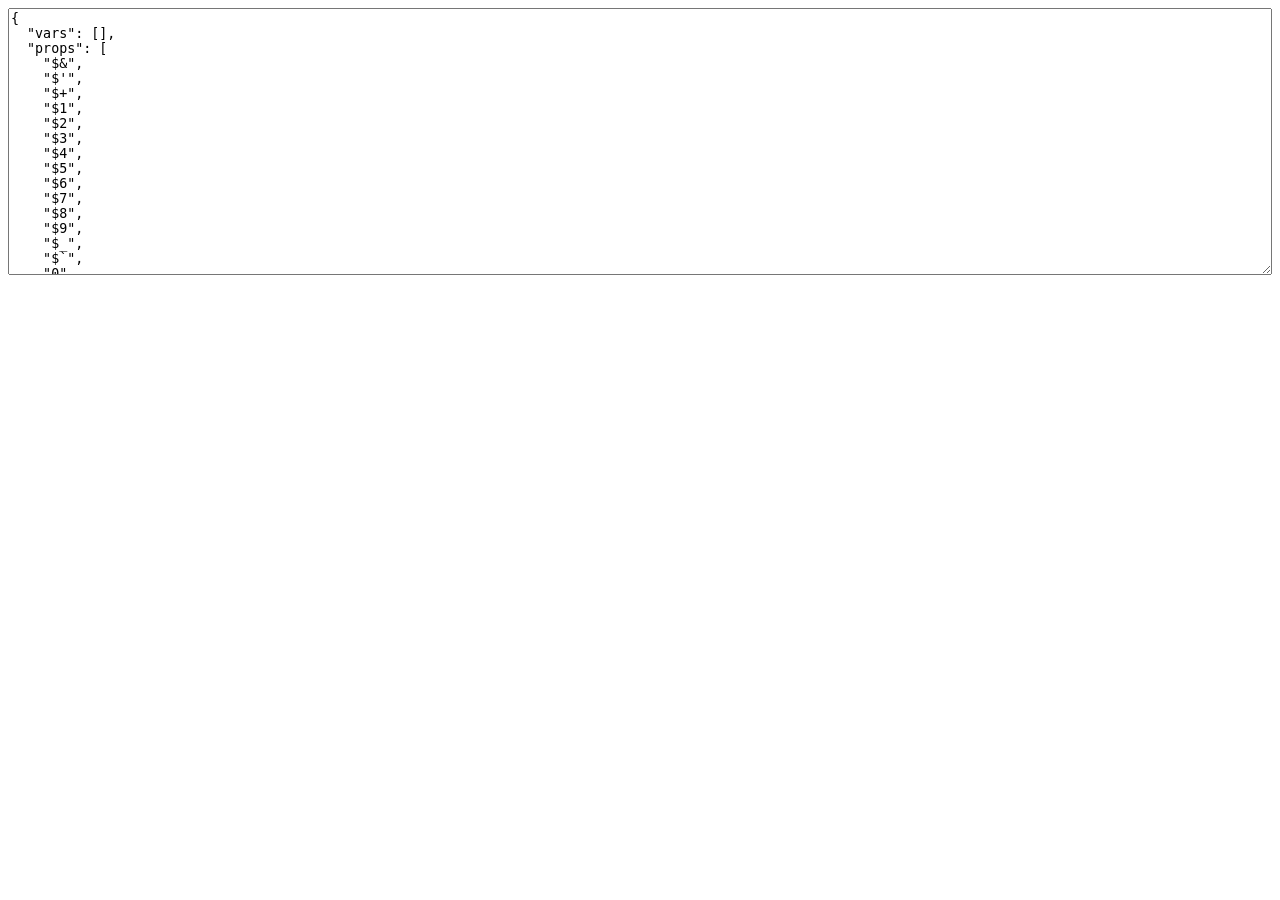
<file: maoyanPage/node_modules/jade/node_modules/uglify-js/tools/props.html>
<html>
  <head>
  </head>
  <body>
    <script>(function(){
      var props = {};

      function addObject(obj) {
        if (obj == null) return;
        try {
          Object.getOwnPropertyNames(obj).forEach(add);
        } catch(ex) {}
        if (obj.prototype) {
          Object.getOwnPropertyNames(obj.prototype).forEach(add);
        }
        if (typeof obj == "function") {
          try {
            Object.getOwnPropertyNames(new obj).forEach(add);
          } catch(ex) {}
        }
      }

      function add(name) {
        props[name] = true;
      }

      Object.getOwnPropertyNames(window).forEach(function(thing){
        addObject(window[thing]);
      });

      try {
        addObject(new Event("click"));
        addObject(new Event("contextmenu"));
        addObject(new Event("mouseup"));
        addObject(new Event("mousedown"));
        addObject(new Event("keydown"));
        addObject(new Event("keypress"));
        addObject(new Event("keyup"));
      } catch(ex) {}

      var ta = document.createElement("textarea");
      ta.style.width = "100%";
      ta.style.height = "20em";
      ta.style.boxSizing = "border-box";
      <!-- ta.value = Object.keys(props).sort(cmp).map(function(name){ -->
      <!--   return JSON.stringify(name); -->
      <!-- }).join(",\n"); -->
      ta.value = JSON.stringify({
        vars: [],
        props: Object.keys(props).sort(cmp)
      }, null, 2);
      document.body.appendChild(ta);

      function cmp(a, b) {
        a = a.toLowerCase();
        b = b.toLowerCase();
        return a < b ? -1 : a > b ? 1 : 0;
      }
    })();</script>
  </body>
</html>
</file>
<file: maoyanPage/public/css/head.css>
*{
    margin: 0;
    padding:0;
}
.header{
    width: 100%;
    min-width: 1200px;
    background-color: #fff;
    position: fixed;
    top: 0;
    z-index: 999;
    border-bottom: 1px solid #d8d8d8;
}
.header>.header-nav {
    width: 1200px;
    margin: 0 auto;
    height: 80px;
}
.logo{
    background: url("../img/header-logo.png") no-repeat 0;
    float: left;
    width: 133px;
    height: 80px;
    vertical-align: middle;
}
.city{
    float: left;
    position: relative;
    margin: 0 8px;
    height: 100%;
}
.city-current{
    cursor: pointer;
    height: 100%;
    padding: 0 10px;
    border-bottom: 1px solid transparent;;
    border-right: 1px solid transparent;
    border-left: 1px solid transparent;
    z-index: 101;
    float: right;
    position: relative;
}
.city-name{
    display: inline-block;
    margin-top: 32px;
    color: #333;
}
.city-current:hover .city-name .triangle{
    vertical-align: middle;
    transform: rotate(180deg);
    margin-bottom: 6px;
}
.city-current:hover +.city-list{
    display: block;
}
.city-current:hover{
    border-left: 1px solid #d8d8d8;
    border-right: 1px solid #d8d8d8;
    border-bottom: 1px solid #fff;
}
.city-list:hover{
    display: block;
}
.triangle{
    display: inline-block;
    width: 0;
    height: 0;
    margin-left: 2px;
    vertical-align: middle;
    border-top: 5px dashed #666;
    border-bottom: 5px solid transparent;;
    border-right: 5px solid transparent;
    border-left: 5px solid transparent;
    transition: all .2s ease;
}
.city-list{
    background-color: #fff;
    border: 1px solid #d8d8d8;
    position: absolute;
    width: 478px;
    height: 330px;
    overflow-y: scroll;
    left: 0;
    top: 80px;
    display: none;
    /*outline: 1px solid red;*/
}
.city-list>ul>li{
    list-style: none;
}
.nav{
    display: inline-block;
    background-color: #fff;
    overflow: hidden;
    margin-left: 40px;
}
.nav>ul>li{
    float: left;
    list-style: none;
}
.nav>ul>li>a{
    text-align: center;
    display: inline-block;
    height: 80px;
    line-height: 80px;
    width: 80px;
    font-size: 18px;
    color: #333;
    text-decoration: none;
}
.nav>ul>li:hover>a{
    color: red;
}
.nav>ul>li>a.active1{
    color: #fff;
    background-color: #ef4238;
}
.user{
    float: right;
    position: relative;
    z-index: 9999;
    height: 100%;

}
.user-info{
    display: block;
    border-bottom: 1px solid transparent;
    border-right: 1px solid transparent;
    border-left: 1px solid transparent;
    padding: 0 10px;
    width: 56px;
    height: 100%;
}

.login{
    display: none;
    position: absolute;
    border: 1px solid #d8d8d8;
    border-top: 1px solid #fff;
    right: 0;
    top: 80px;
    min-width: 76px;
    max-width: 114px;
    background-color: #fff;
    font-size: 14px;
    color: #333;
    line-height: 40px;
    text-align: right;
}

.user-info:hover{
    border-left: 1px solid #d8d8d8;
    border-right: 1px solid #d8d8d8;
    /*border-bottom: 1px solid #f00;*/
}
.user:hover .login{
    display: block;
}
.login>ul>li{
    list-style: none;
}
.login>ul>li>a{
    text-decoration: none;
    color: #999;
    display: block;
    padding: 0 10px;
    word-break: keep-all;
    white-space: nowrap;
}
.login>ul>li:hover>a{
    text-decoration: underline;
}
.user-info>img{
    margin-top: 20px;
    width: 40px;
    height: 40px;
    border-radius: 50%;
    cursor: pointer;
}
.user:hover .user-info .triangle{
    vertical-align: middle;
    transform: rotate(180deg);
    margin-bottom: 6px;

    position: absolute;
    top: 34px;
    right: 8px;
}
 .user-info .triangle{
     position: absolute;
     top: 39px;
     right: 10px;
 }
.search-form{
    float: right;
    position: relative;
    margin: 20px 10px 0 0;
}
.search{
    border-radius:30px;
    display: inline-block;
    height: 40px;
    line-height: 1.2;
    width: 260px;
    padding: 0 40px 0 20px;
    border: 1px solid #ccc;
    font-size: 14px;
    background-color: #faf8fa;
    overflow: hidden;
    color: #333;
    outline: none;
}
.submit{
    display: inline-block;
    position: absolute;
    left: 281px;
    top: 1px;
    height: 40px;
    width: 40px;
    background-color: #ef4238;
    border-radius: 30px;
    background-image: url("../img/header-search.png");
    outline: none;
    border:none;
    cursor: pointer;
}

.app-code{
    float: right;
    width: 132px;
    height: 80px;
    margin-right: 10px;
    position: relative;
}
.app-code>a{
    display: block;
    padding-top: 28px;
    padding-left: 14px;
    width: 100%;
    height: 100%;
    -webkit-box-sizing: border-box;
    box-sizing: border-box;
    border-left: 1px solid transparent;
    border-right: 1px solid transparent;
    border-bottom: 1px solid transparent;
}
.phone{
    float: left;
    display: inline-block;
    width: 15px;
    height: 24px;
    background-image: url("../img/header-phone.png");
    background-size: cover;
}
.download{
    float: left;
    display: inline-block;
    font-size: 16px;
    color: #000;
    height: 24px;
    line-height: 24px;
    margin: 0 7px;
}

.app-code:hover .triangle{
    vertical-align: middle;
    transform: rotate(180deg);
    margin-bottom: 6px;
    position: relative;
    top: 3px;

}
.app-code>a>.triangle{
    float: left;
    position: relative;
top: 8px;
}


.app-code:hover>a>.download-code{
    display: block;
}
.app-code:hover>a{
    border-left: 1px solid #dcd4d7;
    border-right: 1px solid #dcd4d7;
    border-bottom: 1px solid #fff;
}
.download-code{
display: none;
width: 130px;
height: 165px;
position: absolute;
left: 0;
top: 80px;
background-color: #fff;
background-image: url("../img/header-appcode.png");
background-position: 24px 14px;
background-size: 82px 82px;
background-repeat: no-repeat;
border: 1px solid #dcd4d7;
border-top: 0;}
.download-code>p{
text-align: center;
font-size: 14px;
color: #999;
margin: 0;}
.download-code>p.code-title{
    margin-top: 105px;
    margin-bottom: 3px;
    color: #000;
}

/*nav*/
.content-nav{
    width: 100%;
    min-width: 1200px;
    background: #000;
    text-align: center;
    display: inline-block;
    overflow: hidden;
    height: 64px;
    margin-top: 80px;
}
.content-navs{
     display: inline-block;
     overflow: hidden;
    height: 64px;
 }
.content-navs>ul>li{
    float: left;
    list-style: none;
    width: 160px;
    text-align: center;
    position: relative;
}
.content-navs>ul>li:hover a{
    color: #fff;
}
.content-navs>ul>li:hover i{
    display: block;
}
.content-navs>ul>li>a{
    color: #999999;
    text-decoration: none;
    display: inline-block;
    height: 60px;
    line-height: 60px;
}
.content-navs-ico{
    /*display: inline-block;*/
    width: 0;
    height: 0;
    border-bottom: 10px solid #ffffff;
    border-top: 10px solid #000;
    border-left: 10px solid #000;
    border-right: 10px solid #000;
    position: absolute;
    bottom: -6px;
    left:70px;
    display: none;
}
</file>
<file: maoyanPage/public/css/footer.css>
.footer{
    background-color: #262426;
    padding: 56px 0;
    margin: 0 auto;
    width: 100%;
    min-width: 1200px;
    margin-top: 82px;
}
.footer>p{
    text-align: center;
    font-size: 14px;
    line-height: 20px;
}
.footer>p>span{

}
.footer .friend-link a {
    color: #ef4238;
text-decoration: none;

}
.friend-link span {
    display: inline-block;
    border-left: 1px solid #444;
    margin: 0 7px;
    height: 12px;
    position: relative;
    top: 1px;
}
</file>
<file: maoyanPage/public/css/private.css>
/*�һظ߶�*/
.overflow-hidden {
    overflow: hidden;
}

/*�󸡶�*/
.float-left {
    float: left;
}

/*�Ҹ���*/
.float-right {
    float: right;
}

/*�����С12px*/
.font-size12px {
    font-size: 12px;
}

/*�����С14px*/
.font-size14px {
    font-size: 14px;
}

/*�����С26px*/
.font-size26px {
    font-size: 26px;
}

/*��ɫ����*/
.color-blue {
    color: blue;
}

.color-blue1 {
    color: #5bc0de;
}

/*��ɫ����*/
.color-red {
    color: red;
}

/*��ɫ��*/
.color-fff {
    color: #fff !important;
}

.color-yellow {
    color: #ffc400 !important;
}

/*��ɫ��*/
.color-white {
    color: white;
}

/*��ɫ��*/
.color-000 {
    color: #000;
}

/*��ɫ��*/
.color-black {
    color: black;
}

/*������߾�30px*/
.margin-top4px {
    margin-top: 4px;
}

.margin-top8px {
    margin-top: 8px;
}

.margin-top10px {
    margin-top: 10px;
}

.margin-top12px {
    margin-top: 12px;
}

.margin-top20px {
    margin-top: 20px;
}

.margin-top30px {
    margin-top: 30px;
}

.margin-top40px {
    margin-top: 40px;
}

.margin-top50px {
    margin-top: 50px;
}

. margin-top60px {
    margin-top: 60px;
}

. margin-top70px {
    margin-top: 70px;
}
.margin-top80px {
    margin-top: 80px;
}

.margin-top86px {
    margin-top: 86px;
}

.margin-left10px {
    margin-left: 10px;
}
.margin-left20px {
    margin-left: 20px;
}
.margin-left28px {
    margin-left: 28px;
}
/*�����߾�30px*/
.margin-left30px {
    margin-left: 30px;
}

.margin-right5px {
    margin-right: 5px;
}

.margin-right8px {
    margin-right: 8px;
}
.margin-right10px {
    margin-right: 10px;
}
.margin-right15px {
    margin-right: 15px;
}
.margin-right20px {
    margin-right: 20px;
}
.margin-right25px {
    margin-right: 25px;
}
.margin-right120px {
    margin-right: 120px;
}

.margin-bottom5px {
    margin-bottom: 5px;
}
.margin-bottom8px {
    margin-bottom: 8px;
}
.margin-bottom10px {
    margin-bottom: 10px;
}
.margin-bottom20px {
    margin-bottom: 20px;
}

.margin-bottom40px {
    margin-bottom: 40px;
}

.padding-right10px {
    padding-right: 10px;
}



/*ȥ�������»���*/
.text-deco-none {
    text-decoration: none;
}

/*װ���ڿ�Ԫ��*/
.disply-inlineblock {
    display: inline-block;
}

/*����100%*/
.width100 {
    width: 100%;
}

/*�ı����ʱ��ʾʡ�Ա��*/
.text-overflow-ell {
    text-overflow: ellipsis;
}

/*ǿ����ͬһ����ʾ*/
.white-space-nowrap {
    white-space: nowrap;
}

/*ȡ���б���ʽ*/
.list-style-none {
    list-style: none;
}

/*�ײ�����*/
.vertical-align-bottom {
    vertical-align: bottom;
}

/*999����*/
.color-999 {
    color: #999;
}

/*�б��*/
.display-block{
    display: block;
}

/*���Զ�λ*/
.position-relative {
    position: relative;
}
/*��Զ�λ*/
.position-absolute {
    position: absolute;
}

/*ȥ���ı���ť�߿�*/
.outline-none {
    outline: none;
}

/*������ɫ*/
.background-red {
    background: red;
}

.background-999 {
    background: #999;
}

/*�߿� ȥ��*/
.border-none {
    border: none;
}

/*�������*/
.cursor-pointer {
    cursor: pointer;
}

.clear-both {
    clear: both;
}

.color-eee {
    color: #eee;
}

.font-size18px {
    font-size: 18px;
}

.font-size12px {
    font-size: 12px;
}

.font-size14px {
    font-size: 14px;
}

.font-weight200 {
    font-weight: 200;
}

.font-weight900 {
    font-weight: 900;
}

.font-weight100 {
    font-weight: 100;
}

.display-none {
    display: none;

}

.line-height26px {
    line-height: 26px;
}

.border-red {
    border: 1px solid red;
}

.border-blue1 {
    border: 1px solid #7cc6f9;
}

.border-radius {
    border-radius: 10px;
}

.border-radius5 {
    border-radius: 5px;
}

.text-deco-overline {
    text-decoration: overline;
}

.letter-spacing2px {
    letter-spacing: 2px;
}


.a-style{
    text-decoration: none;
    color: #000;
}
.li-style>li{
    list-style: none;
    float: left;
}
.li-style>li>a{
    text-decoration: none;
    color: #000;
}
.i-style{
    display: inline-block;
    width: 0;
    height: 0;
    margin-left: 2px;
    vertical-align: middle;
    border-top: 5px dashed #666;
    border-bottom: 5px solid transparent;;
    border-right: 5px solid transparent;
    border-left: 5px solid transparent;
    /*transition: all .2s ease;*/
}
</file>
<file: maoyanPage/public/css/bangdan.css>
/*.content-nav{*/
    /*width: 100%;*/
    /*min-width: 1200px;*/
    /*background: #000;*/
/*}*/
/*.content-navs{*/
    /*width: 1200px;*/
    /*margin: auto;*/
    /*overflow: hidden;*/
/*}*/
/*.content-navs>ul>li{*/
    /*float: left;*/
    /*list-style: none;*/
    /*width: 160px;*/
    /*text-align: center;*/
/*}*/
/*.content-navs>ul>li:hover a{*/
    /*color: #fff;*/
/*}*/
/*.content-navs>ul>li>a{*/
    /*color: #999999;*/
    /*text-decoration: none;*/
    /*display: inline-block;*/
    /*height: 60px;*/
    /*line-height: 60px;*/
/*}*/
/*.content-navs>ul{*/
    /*width: 800px;*/
    /*margin: auto;*/
    /*overflow: hidden;*/
/*}*/
.container{
    margin: auto;
    margin-top: 70px;
    width: 950px;
    text-align: center;
}
.container>p{
    line-height: 25px;
}
.container>p>span{
    color: #ffb400;
}
.content li.mess{
    position: relative;
    list-style: none;
    overflow: hidden;
    margin-top: 30px;
}
.mess-i{
    display: inline-block;
    position: absolute;
    top:65px;
    left: 0;

}
.mess-img{
    float: left;
    position: absolute;
    left: 80px;
}
.messs{
    width: 685px;
    height: 205px;
    float: right;
    overflow: hidden;
    border-bottom: 1px solid #e5e5e5;
    padding-top: 15px;
}
.messs>.messs-l{
    float: left;
    text-align: left;
}
.messs-l>.messstime{
    color: #999999;
}
.messs>.messs-r{
    float: right;
    color: #ffb400;
    font-style: italic;
    padding-right: 15px;
}
.messs>.messs-r>.sup{
    font-size: 50px;
    font-weight: 900;
}
.messs>.messs-r>.sub{
    font-size: 30px;
    font-weight: 900;
}
</file>
<file: maoyanPage/public/css/information-mess.css>
.container{
    width: 1200px;
    margin: auto;
    overflow: hidden;
    margin-top: 60px;
}
.container-l{
    width: 735px;
    float: left;
    margin-top: 30px;
}
.container-r{
    width: 360px;
    float: right;
}
.count{
    display: inline-block;
    width: 18px;
    height: 14px;
    background: url("../img/count.png");
}
.movies>li{
    list-style: none;
    float: left;
    margin-right: 18px;
}
.movies>li:nth-child(3n){
    margin-right: 0;
}
.plot-img {
    border-left: 4px solid red;
}
</file>
<file: maoyanPage/public/css/information.css>
.container{
    width: 1200px;
    margin: auto;
}
.xpzx{
    width: 1200px;
}
a.more{
    float: right;
    text-decoration: none;
}
.xpzx-l{
    width: 730px;
}
.xpzx-r{
    width: 358px;
}

.num>ul>li{
    width: 230px;
    list-style: none;
    float: left;
    margin-top: 10px;
    margin-right: 20px;
}
.num>ul>li:nth-child(3n){
    margin-right: 0;
}

.xpzxr-content{
    width: 350px;
}
.xpzxr-content{
    line-height: 35px;
}
</file>
<file: maoyanPage/public/themes/icon.css>
.icon-blank{
	background:url('icons/blank.gif') no-repeat center center;
}
.icon-add{
	background:url('icons/edit_add.png') no-repeat center center;
}
.icon-edit{
	background:url('icons/pencil.png') no-repeat center center;
}
.icon-clear{
	background:url('icons/clear.png') no-repeat center center;
}
.icon-remove{
	background:url('icons/edit_remove.png') no-repeat center center;
}
.icon-save{
	background:url('icons/filesave.png') no-repeat center center;
}
.icon-cut{
	background:url('icons/cut.png') no-repeat center center;
}
.icon-ok{
	background:url('icons/ok.png') no-repeat center center;
}
.icon-no{
	background:url('icons/no.png') no-repeat center center;
}
.icon-cancel{
	background:url('icons/cancel.png') no-repeat center center;
}
.icon-reload{
	background:url('icons/reload.png') no-repeat center center;
}
.icon-search{
	background:url('icons/search.png') no-repeat center center;
}
.icon-print{
	background:url('icons/print.png') no-repeat center center;
}
.icon-help{
	background:url('icons/help.png') no-repeat center center;
}
.icon-undo{
	background:url('icons/undo.png') no-repeat center center;
}
.icon-redo{
	background:url('icons/redo.png') no-repeat center center;
}
.icon-back{
	background:url('icons/back.png') no-repeat center center;
}
.icon-sum{
	background:url('icons/sum.png') no-repeat center center;
}
.icon-tip{
	background:url('icons/tip.png') no-repeat center center;
}
.icon-filter{
	background:url('icons/filter.png') no-repeat center center;
}
.icon-man{
	background:url('icons/man.png') no-repeat center center;
}
.icon-lock{
	background:url('icons/lock.png') no-repeat center center;
}
.icon-more{
	background:url('icons/more.png') no-repeat center center;
}


.icon-mini-add{
	background:url('icons/mini_add.png') no-repeat center center;
}
.icon-mini-edit{
	background:url('icons/mini_edit.png') no-repeat center center;
}
.icon-mini-refresh{
	background:url('icons/mini_refresh.png') no-repeat center center;
}

.icon-large-picture{
	background:url('icons/large_picture.png') no-repeat center center;
}
.icon-large-clipart{
	background:url('icons/large_clipart.png') no-repeat center center;
}
.icon-large-shapes{
	background:url('icons/large_shapes.png') no-repeat center center;
}
.icon-large-smartart{
	background:url('icons/large_smartart.png') no-repeat center center;
}
.icon-large-chart{
	background:url('icons/large_chart.png') no-repeat center center;
}
</file>
<file: maoyanPage/public/themes/default/easyui.css>
.panel {
  overflow: hidden;
  text-align: left;
  margin: 0;
  border: 0;
  -moz-border-radius: 0 0 0 0;
  -webkit-border-radius: 0 0 0 0;
  border-radius: 0 0 0 0;
}
.panel-header,
.panel-body {
  border-width: 1px;
  border-style: solid;
}
.panel-header {
  padding: 5px;
  position: relative;
}
.panel-title {
  background: url('images/blank.gif') no-repeat;
}
.panel-header-noborder {
  border-width: 0 0 1px 0;
}
.panel-body {
  overflow: auto;
  border-top-width: 0;
  padding: 0;
}
.panel-body-noheader {
  border-top-width: 1px;
}
.panel-body-noborder {
  border-width: 0px;
}
.panel-body-nobottom {
  border-bottom-width: 0;
}
.panel-with-icon {
  padding-left: 18px;
}
.panel-icon,
.panel-tool {
  position: absolute;
  top: 50%;
  margin-top: -8px;
  height: 16px;
  overflow: hidden;
}
.panel-icon {
  left: 5px;
  width: 16px;
}
.panel-tool {
  right: 5px;
  width: auto;
}
.panel-tool a {
  display: inline-block;
  width: 16px;
  height: 16px;
  opacity: 0.6;
  filter: alpha(opacity=60);
  margin: 0 0 0 2px;
  vertical-align: top;
}
.panel-tool a:hover {
  opacity: 1;
  filter: alpha(opacity=100);
  background-color: #eaf2ff;
  -moz-border-radius: 3px 3px 3px 3px;
  -webkit-border-radius: 3px 3px 3px 3px;
  border-radius: 3px 3px 3px 3px;
}
.panel-loading {
  padding: 11px 0px 10px 30px;
}
.panel-noscroll {
  overflow: hidden;
}
.panel-fit,
.panel-fit body {
  height: 100%;
  margin: 0;
  padding: 0;
  border: 0;
  overflow: hidden;
}
.panel-loading {
  background: url('images/loading.gif') no-repeat 10px 10px;
}
.panel-tool-close {
  background: url('images/panel_tools.png') no-repeat -16px 0px;
}
.panel-tool-min {
  background: url('images/panel_tools.png') no-repeat 0px 0px;
}
.panel-tool-max {
  background: url('images/panel_tools.png') no-repeat 0px -16px;
}
.panel-tool-restore {
  background: url('images/panel_tools.png') no-repeat -16px -16px;
}
.panel-tool-collapse {
  background: url('images/panel_tools.png') no-repeat -32px 0;
}
.panel-tool-expand {
  background: url('images/panel_tools.png') no-repeat -32px -16px;
}
.panel-header,
.panel-body {
  border-color: #95B8E7;
}
.panel-header {
  background-color: #E0ECFF;
  background: -webkit-linear-gradient(top,#EFF5FF 0,#E0ECFF 100%);
  background: -moz-linear-gradient(top,#EFF5FF 0,#E0ECFF 100%);
  background: -o-linear-gradient(top,#EFF5FF 0,#E0ECFF 100%);
  background: linear-gradient(to bottom,#EFF5FF 0,#E0ECFF 100%);
  background-repeat: repeat-x;
  filter: progid:DXImageTransform.Microsoft.gradient(startColorstr=#EFF5FF,endColorstr=#E0ECFF,GradientType=0);
}
.panel-body {
  background-color: #ffffff;
  color: #000000;
  font-size: 12px;
}
.panel-title {
  font-size: 12px;
  font-weight: bold;
  color: #0E2D5F;
  height: 16px;
  line-height: 16px;
}
.panel-footer {
  border: 1px solid #95B8E7;
  overflow: hidden;
  background: #F4F4F4;
}
.panel-footer-noborder {
  border-width: 1px 0 0 0;
}
.accordion {
  overflow: hidden;
  border-width: 1px;
  border-style: solid;
}
.accordion .accordion-header {
  border-width: 0 0 1px;
  cursor: pointer;
}
.accordion .accordion-body {
  border-width: 0 0 1px;
}
.accordion-noborder {
  border-width: 0;
}
.accordion-noborder .accordion-header {
  border-width: 0 0 1px;
}
.accordion-noborder .accordion-body {
  border-width: 0 0 1px;
}
.accordion-collapse {
  background: url('images/accordion_arrows.png') no-repeat 0 0;
}
.accordion-expand {
  background: url('images/accordion_arrows.png') no-repeat -16px 0;
}
.accordion {
  background: #ffffff;
  border-color: #95B8E7;
}
.accordion .accordion-header {
  background: #E0ECFF;
  filter: none;
}
.accordion .accordion-header-selected {
  background: #ffe48d;
}
.accordion .accordion-header-selected .panel-title {
  color: #000000;
}
.window {
  overflow: hidden;
  padding: 5px;
  border-width: 1px;
  border-style: solid;
}
.window .window-header {
  background: transparent;
  padding: 0px 0px 6px 0px;
}
.window .window-body {
  border-width: 1px;
  border-style: solid;
  border-top-width: 0px;
}
.window .window-body-noheader {
  border-top-width: 1px;
}
.window .panel-body-nobottom {
  border-bottom-width: 0;
}
.window .window-header .panel-icon,
.window .window-header .panel-tool {
  top: 50%;
  margin-top: -11px;
}
.window .window-header .panel-icon {
  left: 1px;
}
.window .window-header .panel-tool {
  right: 1px;
}
.window .window-header .panel-with-icon {
  padding-left: 18px;
}
.window-proxy {
  position: absolute;
  overflow: hidden;
}
.window-proxy-mask {
  position: absolute;
  filter: alpha(opacity=5);
  opacity: 0.05;
}
.window-mask {
  position: absolute;
  left: 0;
  top: 0;
  width: 100%;
  height: 100%;
  filter: alpha(opacity=40);
  opacity: 0.40;
  font-size: 1px;
  overflow: hidden;
}
.window,
.window-shadow {
  position: absolute;
  -moz-border-radius: 5px 5px 5px 5px;
  -webkit-border-radius: 5px 5px 5px 5px;
  border-radius: 5px 5px 5px 5px;
}
.window-shadow {
  background: #ccc;
  -moz-box-shadow: 2px 2px 3px #cccccc;
  -webkit-box-shadow: 2px 2px 3px #cccccc;
  box-shadow: 2px 2px 3px #cccccc;
  filter: progid:DXImageTransform.Microsoft.Blur(pixelRadius=2,MakeShadow=false,ShadowOpacity=0.2);
}
.window,
.window .window-body {
  border-color: #95B8E7;
}
.window {
  background-color: #E0ECFF;
  background: -webkit-linear-gradient(top,#EFF5FF 0,#E0ECFF 20%);
  background: -moz-linear-gradient(top,#EFF5FF 0,#E0ECFF 20%);
  background: -o-linear-gradient(top,#EFF5FF 0,#E0ECFF 20%);
  background: linear-gradient(to bottom,#EFF5FF 0,#E0ECFF 20%);
  background-repeat: repeat-x;
  filter: progid:DXImageTransform.Microsoft.gradient(startColorstr=#EFF5FF,endColorstr=#E0ECFF,GradientType=0);
}
.window-proxy {
  border: 1px dashed #95B8E7;
}
.window-proxy-mask,
.window-mask {
  background: #ccc;
}
.window .panel-footer {
  border: 1px solid #95B8E7;
  position: relative;
  top: -1px;
}
.window-thinborder {
  padding: 0;
}
.window-thinborder .window-header {
  padding: 5px 5px 6px 5px;
}
.window-thinborder .window-body {
  border-width: 0px;
}
.window-thinborder .window-header .panel-icon,
.window-thinborder .window-header .panel-tool {
  margin-top: -9px;
  margin-left: 5px;
  margin-right: 5px;
}
.window-noborder {
  border: 0;
}
.dialog-content {
  overflow: auto;
}
.dialog-toolbar {
  position: relative;
  padding: 2px 5px;
}
.dialog-tool-separator {
  float: left;
  height: 24px;
  border-left: 1px solid #ccc;
  border-right: 1px solid #fff;
  margin: 2px 1px;
}
.dialog-button {
  position: relative;
  top: -1px;
  padding: 5px;
  text-align: right;
}
.dialog-button .l-btn {
  margin-left: 5px;
}
.dialog-toolbar,
.dialog-button {
  background: #F4F4F4;
  border-width: 1px;
  border-style: solid;
}
.dialog-toolbar {
  border-color: #95B8E7 #95B8E7 #dddddd #95B8E7;
}
.dialog-button {
  border-color: #dddddd #95B8E7 #95B8E7 #95B8E7;
}
.window-thinborder .dialog-toolbar {
  border-left: transparent;
  border-right: transparent;
  border-top-color: #F4F4F4;
}
.window-thinborder .dialog-button {
  top: 0px;
  padding: 5px 8px 8px 8px;
  border-left: transparent;
  border-right: transparent;
  border-bottom: transparent;
}
.l-btn {
  text-decoration: none;
  display: inline-block;
  overflow: hidden;
  margin: 0;
  padding: 0;
  cursor: pointer;
  outline: none;
  text-align: center;
  vertical-align: middle;
  line-height: normal;
}
.l-btn-plain {
  border-width: 0;
  padding: 1px;
}
.l-btn-left {
  display: inline-block;
  position: relative;
  overflow: hidden;
  margin: 0;
  padding: 0;
  vertical-align: top;
}
.l-btn-text {
  display: inline-block;
  vertical-align: top;
  width: auto;
  line-height: 24px;
  font-size: 12px;
  padding: 0;
  margin: 0 4px;
}
.l-btn-icon {
  display: inline-block;
  width: 16px;
  height: 16px;
  line-height: 16px;
  position: absolute;
  top: 50%;
  margin-top: -8px;
  font-size: 1px;
}
.l-btn span span .l-btn-empty {
  display: inline-block;
  margin: 0;
  width: 16px;
  height: 24px;
  font-size: 1px;
  vertical-align: top;
}
.l-btn span .l-btn-icon-left {
  padding: 0 0 0 20px;
  background-position: left center;
}
.l-btn span .l-btn-icon-right {
  padding: 0 20px 0 0;
  background-position: right center;
}
.l-btn-icon-left .l-btn-text {
  margin: 0 4px 0 24px;
}
.l-btn-icon-left .l-btn-icon {
  left: 4px;
}
.l-btn-icon-right .l-btn-text {
  margin: 0 24px 0 4px;
}
.l-btn-icon-right .l-btn-icon {
  right: 4px;
}
.l-btn-icon-top .l-btn-text {
  margin: 20px 4px 0 4px;
}
.l-btn-icon-top .l-btn-icon {
  top: 4px;
  left: 50%;
  margin: 0 0 0 -8px;
}
.l-btn-icon-bottom .l-btn-text {
  margin: 0 4px 20px 4px;
}
.l-btn-icon-bottom .l-btn-icon {
  top: auto;
  bottom: 4px;
  left: 50%;
  margin: 0 0 0 -8px;
}
.l-btn-left .l-btn-empty {
  margin: 0 4px;
  width: 16px;
}
.l-btn-plain:hover {
  padding: 0;
}
.l-btn-focus {
  outline: #0000FF dotted thin;
}
.l-btn-large .l-btn-text {
  line-height: 40px;
}
.l-btn-large .l-btn-icon {
  width: 32px;
  height: 32px;
  line-height: 32px;
  margin-top: -16px;
}
.l-btn-large .l-btn-icon-left .l-btn-text {
  margin-left: 40px;
}
.l-btn-large .l-btn-icon-right .l-btn-text {
  margin-right: 40px;
}
.l-btn-large .l-btn-icon-top .l-btn-text {
  margin-top: 36px;
  line-height: 24px;
  min-width: 32px;
}
.l-btn-large .l-btn-icon-top .l-btn-icon {
  margin: 0 0 0 -16px;
}
.l-btn-large .l-btn-icon-bottom .l-btn-text {
  margin-bottom: 36px;
  line-height: 24px;
  min-width: 32px;
}
.l-btn-large .l-btn-icon-bottom .l-btn-icon {
  margin: 0 0 0 -16px;
}
.l-btn-large .l-btn-left .l-btn-empty {
  margin: 0 4px;
  width: 32px;
}
.l-btn {
  color: #444;
  background: #fafafa;
  background-repeat: repeat-x;
  border: 1px solid #bbb;
  background: -webkit-linear-gradient(top,#ffffff 0,#eeeeee 100%);
  background: -moz-linear-gradient(top,#ffffff 0,#eeeeee 100%);
  background: -o-linear-gradient(top,#ffffff 0,#eeeeee 100%);
  background: linear-gradient(to bottom,#ffffff 0,#eeeeee 100%);
  background-repeat: repeat-x;
  filter: progid:DXImageTransform.Microsoft.gradient(startColorstr=#ffffff,endColorstr=#eeeeee,GradientType=0);
  -moz-border-radius: 5px 5px 5px 5px;
  -webkit-border-radius: 5px 5px 5px 5px;
  border-radius: 5px 5px 5px 5px;
}
.l-btn:hover {
  background: #eaf2ff;
  color: #000000;
  border: 1px solid #b7d2ff;
  filter: none;
}
.l-btn-plain {
  background: transparent;
  border-width: 0;
  filter: none;
}
.l-btn-outline {
  border-width: 1px;
  border-color: #b7d2ff;
  padding: 0;
}
.l-btn-plain:hover {
  background: #eaf2ff;
  color: #000000;
  border: 1px solid #b7d2ff;
  -moz-border-radius: 5px 5px 5px 5px;
  -webkit-border-radius: 5px 5px 5px 5px;
  border-radius: 5px 5px 5px 5px;
}
.l-btn-disabled,
.l-btn-disabled:hover {
  opacity: 0.5;
  cursor: default;
  background: #fafafa;
  color: #444;
  background: -webkit-linear-gradient(top,#ffffff 0,#eeeeee 100%);
  background: -moz-linear-gradient(top,#ffffff 0,#eeeeee 100%);
  background: -o-linear-gradient(top,#ffffff 0,#eeeeee 100%);
  background: linear-gradient(to bottom,#ffffff 0,#eeeeee 100%);
  background-repeat: repeat-x;
  filter: progid:DXImageTransform.Microsoft.gradient(startColorstr=#ffffff,endColorstr=#eeeeee,GradientType=0);
}
.l-btn-disabled .l-btn-text,
.l-btn-disabled .l-btn-icon {
  filter: alpha(opacity=50);
}
.l-btn-plain-disabled,
.l-btn-plain-disabled:hover {
  background: transparent;
  filter: alpha(opacity=50);
}
.l-btn-selected,
.l-btn-selected:hover {
  background: #ddd;
  filter: none;
}
.l-btn-plain-selected,
.l-btn-plain-selected:hover {
  background: #ddd;
}
.textbox {
  position: relative;
  border: 1px solid #95B8E7;
  background-color: #fff;
  vertical-align: middle;
  display: inline-block;
  overflow: hidden;
  white-space: nowrap;
  margin: 0;
  padding: 0;
  -moz-border-radius: 5px 5px 5px 5px;
  -webkit-border-radius: 5px 5px 5px 5px;
  border-radius: 5px 5px 5px 5px;
}
.textbox .textbox-text {
  font-size: 12px;
  border: 0;
  margin: 0;
  padding: 4px;
  white-space: normal;
  vertical-align: top;
  outline-style: none;
  resize: none;
  -moz-border-radius: 5px 5px 5px 5px;
  -webkit-border-radius: 5px 5px 5px 5px;
  border-radius: 5px 5px 5px 5px;
}
.textbox .textbox-text::-ms-clear,
.textbox .textbox-text::-ms-reveal {
  display: none;
}
.textbox textarea.textbox-text {
  white-space: pre-wrap;
}
.textbox .textbox-prompt {
  font-size: 12px;
  color: #aaa;
}
.textbox .textbox-bgicon {
  background-position: 3px center;
  padding-left: 21px;
}
.textbox .textbox-button,
.textbox .textbox-button:hover {
  position: absolute;
  top: 0;
  padding: 0;
  vertical-align: top;
  -moz-border-radius: 0 0 0 0;
  -webkit-border-radius: 0 0 0 0;
  border-radius: 0 0 0 0;
}
.textbox .textbox-button-right,
.textbox .textbox-button-right:hover {
  right: 0;
  border-width: 0 0 0 1px;
}
.textbox .textbox-button-left,
.textbox .textbox-button-left:hover {
  left: 0;
  border-width: 0 1px 0 0;
}
.textbox .textbox-button-top,
.textbox .textbox-button-top:hover {
  left: 0;
  border-width: 0 0 1px 0;
}
.textbox .textbox-button-bottom,
.textbox .textbox-button-bottom:hover {
  top: auto;
  bottom: 0;
  left: 0;
  border-width: 1px 0 0 0;
}
.textbox-addon {
  position: absolute;
  top: 0;
}
.textbox-label {
  display: inline-block;
  width: 80px;
  height: 22px;
  line-height: 22px;
  vertical-align: middle;
  overflow: hidden;
  text-overflow: ellipsis;
  white-space: nowrap;
  margin: 0;
  padding-right: 5px;
}
.textbox-label-after {
  padding-left: 5px;
  padding-right: 0;
}
.textbox-label-top {
  display: block;
  width: auto;
  padding: 0;
}
.textbox-disabled,
.textbox-label-disabled {
  opacity: 0.6;
  filter: alpha(opacity=60);
}
.textbox-icon {
  display: inline-block;
  width: 18px;
  height: 20px;
  overflow: hidden;
  vertical-align: top;
  background-position: center center;
  cursor: pointer;
  opacity: 0.6;
  filter: alpha(opacity=60);
  text-decoration: none;
  outline-style: none;
}
.textbox-icon-disabled,
.textbox-icon-readonly {
  cursor: default;
}
.textbox-icon:hover {
  opacity: 1.0;
  filter: alpha(opacity=100);
}
.textbox-icon-disabled:hover {
  opacity: 0.6;
  filter: alpha(opacity=60);
}
.textbox-focused {
  border-color: #6b9cde;
  -moz-box-shadow: 0 0 3px 0 #95B8E7;
  -webkit-box-shadow: 0 0 3px 0 #95B8E7;
  box-shadow: 0 0 3px 0 #95B8E7;
}
.textbox-invalid {
  border-color: #ffa8a8;
  background-color: #fff3f3;
}
.passwordbox-open {
  background: url('images/passwordbox_open.png') no-repeat center center;
}
.passwordbox-close {
  background: url('images/passwordbox_close.png') no-repeat center center;
}
.filebox .textbox-value {
  vertical-align: top;
  position: absolute;
  top: 0;
  left: -5000px;
}
.filebox-label {
  display: inline-block;
  position: absolute;
  width: 100%;
  height: 100%;
  cursor: pointer;
  left: 0;
  top: 0;
  z-index: 10;
  background: url('images/blank.gif') no-repeat;
}
.l-btn-disabled .filebox-label {
  cursor: default;
}
.combo-arrow {
  width: 18px;
  height: 20px;
  overflow: hidden;
  display: inline-block;
  vertical-align: top;
  cursor: pointer;
  opacity: 0.6;
  filter: alpha(opacity=60);
}
.combo-arrow-hover {
  opacity: 1.0;
  filter: alpha(opacity=100);
}
.combo-panel {
  overflow: auto;
}
.combo-arrow {
  background: url('images/combo_arrow.png') no-repeat center center;
}
.combo-panel {
  background-color: #ffffff;
}
.combo-arrow {
  background-color: #E0ECFF;
}
.combo-arrow-hover {
  background-color: #eaf2ff;
}
.combo-arrow:hover {
  background-color: #eaf2ff;
}
.combo .textbox-icon-disabled:hover {
  cursor: default;
}
.combobox-item,
.combobox-group,
.combobox-stick {
  font-size: 12px;
  padding: 3px;
}
.combobox-item-disabled {
  opacity: 0.5;
  filter: alpha(opacity=50);
}
.combobox-gitem {
  padding-left: 10px;
}
.combobox-group,
.combobox-stick {
  font-weight: bold;
}
.combobox-stick {
  position: absolute;
  top: 1px;
  left: 1px;
  right: 1px;
  background: inherit;
}
.combobox-item-hover {
  background-color: #eaf2ff;
  color: #000000;
}
.combobox-item-selected {
  background-color: #ffe48d;
  color: #000000;
}
.combobox-icon {
  display: inline-block;
  width: 16px;
  height: 16px;
  vertical-align: middle;
  margin-right: 2px;
}
.layout {
  position: relative;
  overflow: hidden;
  margin: 0;
  padding: 0;
  z-index: 0;
}
.layout-panel {
  position: absolute;
  overflow: hidden;
}
.layout-body {
  min-width: 1px;
  min-height: 1px;
}
.layout-panel-east,
.layout-panel-west {
  z-index: 2;
}
.layout-panel-north,
.layout-panel-south {
  z-index: 3;
}
.layout-expand {
  position: absolute;
  padding: 0px;
  font-size: 1px;
  cursor: pointer;
  z-index: 1;
}
.layout-expand .panel-header,
.layout-expand .panel-body {
  background: transparent;
  filter: none;
  overflow: hidden;
}
.layout-expand .panel-header {
  border-bottom-width: 0px;
}
.layout-expand .panel-body {
  position: relative;
}
.layout-expand .panel-body .panel-icon {
  margin-top: 0;
  top: 0;
  left: 50%;
  margin-left: -8px;
}
.layout-expand-west .panel-header .panel-icon,
.layout-expand-east .panel-header .panel-icon {
  display: none;
}
.layout-expand-title {
  position: absolute;
  top: 0;
  left: 21px;
  white-space: nowrap;
  word-wrap: normal;
  -webkit-transform: rotate(90deg);
  -webkit-transform-origin: 0 0;
  -moz-transform: rotate(90deg);
  -moz-transform-origin: 0 0;
  -o-transform: rotate(90deg);
  -o-transform-origin: 0 0;
  transform: rotate(90deg);
  transform-origin: 0 0;
}
.layout-expand-with-icon {
  top: 18px;
}
.layout-expand .panel-body-noheader .layout-expand-title,
.layout-expand .panel-body-noheader .panel-icon {
  top: 5px;
}
.layout-expand .panel-body-noheader .layout-expand-with-icon {
  top: 23px;
}
.layout-split-proxy-h,
.layout-split-proxy-v {
  position: absolute;
  font-size: 1px;
  display: none;
  z-index: 5;
}
.layout-split-proxy-h {
  width: 5px;
  cursor: e-resize;
}
.layout-split-proxy-v {
  height: 5px;
  cursor: n-resize;
}
.layout-mask {
  position: absolute;
  background: #fafafa;
  filter: alpha(opacity=10);
  opacity: 0.10;
  z-index: 4;
}
.layout-button-up {
  background: url('images/layout_arrows.png') no-repeat -16px -16px;
}
.layout-button-down {
  background: url('images/layout_arrows.png') no-repeat -16px 0;
}
.layout-button-left {
  background: url('images/layout_arrows.png') no-repeat 0 0;
}
.layout-button-right {
  background: url('images/layout_arrows.png') no-repeat 0 -16px;
}
.layout-split-proxy-h,
.layout-split-proxy-v {
  background-color: #aac5e7;
}
.layout-split-north {
  border-bottom: 5px solid #E6EEF8;
}
.layout-split-south {
  border-top: 5px solid #E6EEF8;
}
.layout-split-east {
  border-left: 5px solid #E6EEF8;
}
.layout-split-west {
  border-right: 5px solid #E6EEF8;
}
.layout-expand {
  background-color: #E0ECFF;
}
.layout-expand-over {
  background-color: #E0ECFF;
}
.tabs-container {
  overflow: hidden;
}
.tabs-header {
  border-width: 1px;
  border-style: solid;
  border-bottom-width: 0;
  position: relative;
  padding: 0;
  padding-top: 2px;
  overflow: hidden;
}
.tabs-scroller-left,
.tabs-scroller-right {
  position: absolute;
  top: auto;
  bottom: 0;
  width: 18px;
  font-size: 1px;
  display: none;
  cursor: pointer;
  border-width: 1px;
  border-style: solid;
}
.tabs-scroller-left {
  left: 0;
}
.tabs-scroller-right {
  right: 0;
}
.tabs-tool {
  position: absolute;
  bottom: 0;
  padding: 1px;
  overflow: hidden;
  border-width: 1px;
  border-style: solid;
}
.tabs-header-plain .tabs-tool {
  padding: 0 1px;
}
.tabs-wrap {
  position: relative;
  left: 0;
  overflow: hidden;
  width: 100%;
  margin: 0;
  padding: 0;
}
.tabs-scrolling {
  margin-left: 18px;
  margin-right: 18px;
}
.tabs-disabled {
  opacity: 0.3;
  filter: alpha(opacity=30);
}
.tabs {
  list-style-type: none;
  height: 26px;
  margin: 0px;
  padding: 0px;
  padding-left: 4px;
  width: 50000px;
  border-style: solid;
  border-width: 0 0 1px 0;
}
.tabs li {
  float: left;
  display: inline-block;
  margin: 0 4px -1px 0;
  padding: 0;
  position: relative;
  border: 0;
}
.tabs li a.tabs-inner {
  display: inline-block;
  text-decoration: none;
  margin: 0;
  padding: 0 10px;
  height: 25px;
  line-height: 25px;
  text-align: center;
  white-space: nowrap;
  border-width: 1px;
  border-style: solid;
  -moz-border-radius: 5px 5px 0 0;
  -webkit-border-radius: 5px 5px 0 0;
  border-radius: 5px 5px 0 0;
}
.tabs li.tabs-selected a.tabs-inner {
  font-weight: bold;
  outline: none;
}
.tabs li.tabs-selected a:hover.tabs-inner {
  cursor: default;
  pointer: default;
}
.tabs li a.tabs-close,
.tabs-p-tool {
  position: absolute;
  font-size: 1px;
  display: block;
  height: 12px;
  padding: 0;
  top: 50%;
  margin-top: -6px;
  overflow: hidden;
}
.tabs li a.tabs-close {
  width: 12px;
  right: 5px;
  opacity: 0.6;
  filter: alpha(opacity=60);
}
.tabs-p-tool {
  right: 16px;
}
.tabs-p-tool a {
  display: inline-block;
  font-size: 1px;
  width: 12px;
  height: 12px;
  margin: 0;
  opacity: 0.6;
  filter: alpha(opacity=60);
}
.tabs li a:hover.tabs-close,
.tabs-p-tool a:hover {
  opacity: 1;
  filter: alpha(opacity=100);
  cursor: hand;
  cursor: pointer;
}
.tabs-with-icon {
  padding-left: 18px;
}
.tabs-icon {
  position: absolute;
  width: 16px;
  height: 16px;
  left: 10px;
  top: 50%;
  margin-top: -8px;
}
.tabs-title {
  font-size: 12px;
}
.tabs-closable {
  padding-right: 8px;
}
.tabs-panels {
  margin: 0px;
  padding: 0px;
  border-width: 1px;
  border-style: solid;
  border-top-width: 0;
  overflow: hidden;
}
.tabs-header-bottom {
  border-width: 0 1px 1px 1px;
  padding: 0 0 2px 0;
}
.tabs-header-bottom .tabs {
  border-width: 1px 0 0 0;
}
.tabs-header-bottom .tabs li {
  margin: -1px 4px 0 0;
}
.tabs-header-bottom .tabs li a.tabs-inner {
  -moz-border-radius: 0 0 5px 5px;
  -webkit-border-radius: 0 0 5px 5px;
  border-radius: 0 0 5px 5px;
}
.tabs-header-bottom .tabs-tool {
  top: 0;
}
.tabs-header-bottom .tabs-scroller-left,
.tabs-header-bottom .tabs-scroller-right {
  top: 0;
  bottom: auto;
}
.tabs-panels-top {
  border-width: 1px 1px 0 1px;
}
.tabs-header-left {
  float: left;
  border-width: 1px 0 1px 1px;
  padding: 0;
}
.tabs-header-right {
  float: right;
  border-width: 1px 1px 1px 0;
  padding: 0;
}
.tabs-header-left .tabs-wrap,
.tabs-header-right .tabs-wrap {
  height: 100%;
}
.tabs-header-left .tabs {
  height: 100%;
  padding: 4px 0 0 2px;
  border-width: 0 1px 0 0;
}
.tabs-header-right .tabs {
  height: 100%;
  padding: 4px 2px 0 0;
  border-width: 0 0 0 1px;
}
.tabs-header-left .tabs li,
.tabs-header-right .tabs li {
  display: block;
  width: 100%;
  position: relative;
}
.tabs-header-left .tabs li {
  left: auto;
  right: 0;
  margin: 0 -1px 4px 0;
  float: right;
}
.tabs-header-right .tabs li {
  left: 0;
  right: auto;
  margin: 0 0 4px -1px;
  float: left;
}
.tabs-justified li a.tabs-inner {
  padding-left: 0;
  padding-right: 0;
}
.tabs-header-left .tabs li a.tabs-inner {
  display: block;
  text-align: left;
  padding-left: 10px;
  padding-right: 10px;
  -moz-border-radius: 5px 0 0 5px;
  -webkit-border-radius: 5px 0 0 5px;
  border-radius: 5px 0 0 5px;
}
.tabs-header-right .tabs li a.tabs-inner {
  display: block;
  text-align: left;
  padding-left: 10px;
  padding-right: 10px;
  -moz-border-radius: 0 5px 5px 0;
  -webkit-border-radius: 0 5px 5px 0;
  border-radius: 0 5px 5px 0;
}
.tabs-panels-right {
  float: right;
  border-width: 1px 1px 1px 0;
}
.tabs-panels-left {
  float: left;
  border-width: 1px 0 1px 1px;
}
.tabs-header-noborder,
.tabs-panels-noborder {
  border: 0px;
}
.tabs-header-plain {
  border: 0px;
  background: transparent;
}
.tabs-pill {
  padding-bottom: 3px;
}
.tabs-header-bottom .tabs-pill {
  padding-top: 3px;
  padding-bottom: 0;
}
.tabs-header-left .tabs-pill {
  padding-right: 3px;
}
.tabs-header-right .tabs-pill {
  padding-left: 3px;
}
.tabs-header .tabs-pill li a.tabs-inner {
  -moz-border-radius: 5px 5px 5px 5px;
  -webkit-border-radius: 5px 5px 5px 5px;
  border-radius: 5px 5px 5px 5px;
}
.tabs-header-narrow,
.tabs-header-narrow .tabs-narrow {
  padding: 0;
}
.tabs-narrow li,
.tabs-header-bottom .tabs-narrow li {
  margin-left: 0;
  margin-right: -1px;
}
.tabs-narrow li.tabs-last,
.tabs-header-bottom .tabs-narrow li.tabs-last {
  margin-right: 0;
}
.tabs-header-left .tabs-narrow,
.tabs-header-right .tabs-narrow {
  padding-top: 0;
}
.tabs-header-left .tabs-narrow li {
  margin-bottom: -1px;
  margin-right: -1px;
}
.tabs-header-left .tabs-narrow li.tabs-last,
.tabs-header-right .tabs-narrow li.tabs-last {
  margin-bottom: 0;
}
.tabs-header-right .tabs-narrow li {
  margin-bottom: -1px;
  margin-left: -1px;
}
.tabs-scroller-left {
  background: #E0ECFF url('images/tabs_icons.png') no-repeat 1px center;
}
.tabs-scroller-right {
  background: #E0ECFF url('images/tabs_icons.png') no-repeat -15px center;
}
.tabs li a.tabs-close {
  background: url('images/tabs_icons.png') no-repeat -34px center;
}
.tabs li a.tabs-inner:hover {
  background: #eaf2ff;
  color: #000000;
  filter: none;
}
.tabs li.tabs-selected a.tabs-inner {
  background-color: #ffffff;
  color: #0E2D5F;
  background: -webkit-linear-gradient(top,#EFF5FF 0,#ffffff 100%);
  background: -moz-linear-gradient(top,#EFF5FF 0,#ffffff 100%);
  background: -o-linear-gradient(top,#EFF5FF 0,#ffffff 100%);
  background: linear-gradient(to bottom,#EFF5FF 0,#ffffff 100%);
  background-repeat: repeat-x;
  filter: progid:DXImageTransform.Microsoft.gradient(startColorstr=#EFF5FF,endColorstr=#ffffff,GradientType=0);
}
.tabs-header-bottom .tabs li.tabs-selected a.tabs-inner {
  background: -webkit-linear-gradient(top,#ffffff 0,#EFF5FF 100%);
  background: -moz-linear-gradient(top,#ffffff 0,#EFF5FF 100%);
  background: -o-linear-gradient(top,#ffffff 0,#EFF5FF 100%);
  background: linear-gradient(to bottom,#ffffff 0,#EFF5FF 100%);
  background-repeat: repeat-x;
  filter: progid:DXImageTransform.Microsoft.gradient(startColorstr=#ffffff,endColorstr=#EFF5FF,GradientType=0);
}
.tabs-header-left .tabs li.tabs-selected a.tabs-inner {
  background: -webkit-linear-gradient(left,#EFF5FF 0,#ffffff 100%);
  background: -moz-linear-gradient(left,#EFF5FF 0,#ffffff 100%);
  background: -o-linear-gradient(left,#EFF5FF 0,#ffffff 100%);
  background: linear-gradient(to right,#EFF5FF 0,#ffffff 100%);
  background-repeat: repeat-y;
  filter: progid:DXImageTransform.Microsoft.gradient(startColorstr=#EFF5FF,endColorstr=#ffffff,GradientType=1);
}
.tabs-header-right .tabs li.tabs-selected a.tabs-inner {
  background: -webkit-linear-gradient(left,#ffffff 0,#EFF5FF 100%);
  background: -moz-linear-gradient(left,#ffffff 0,#EFF5FF 100%);
  background: -o-linear-gradient(left,#ffffff 0,#EFF5FF 100%);
  background: linear-gradient(to right,#ffffff 0,#EFF5FF 100%);
  background-repeat: repeat-y;
  filter: progid:DXImageTransform.Microsoft.gradient(startColorstr=#ffffff,endColorstr=#EFF5FF,GradientType=1);
}
.tabs li a.tabs-inner {
  color: #0E2D5F;
  background-color: #E0ECFF;
  background: -webkit-linear-gradient(top,#EFF5FF 0,#E0ECFF 100%);
  background: -moz-linear-gradient(top,#EFF5FF 0,#E0ECFF 100%);
  background: -o-linear-gradient(top,#EFF5FF 0,#E0ECFF 100%);
  background: linear-gradient(to bottom,#EFF5FF 0,#E0ECFF 100%);
  background-repeat: repeat-x;
  filter: progid:DXImageTransform.Microsoft.gradient(startColorstr=#EFF5FF,endColorstr=#E0ECFF,GradientType=0);
}
.tabs-header,
.tabs-tool {
  background-color: #E0ECFF;
}
.tabs-header-plain {
  background: transparent;
}
.tabs-header,
.tabs-scroller-left,
.tabs-scroller-right,
.tabs-tool,
.tabs,
.tabs-panels,
.tabs li a.tabs-inner,
.tabs li.tabs-selected a.tabs-inner,
.tabs-header-bottom .tabs li.tabs-selected a.tabs-inner,
.tabs-header-left .tabs li.tabs-selected a.tabs-inner,
.tabs-header-right .tabs li.tabs-selected a.tabs-inner {
  border-color: #95B8E7;
}
.tabs-p-tool a:hover,
.tabs li a:hover.tabs-close,
.tabs-scroller-over {
  background-color: #eaf2ff;
}
.tabs li.tabs-selected a.tabs-inner {
  border-bottom: 1px solid #ffffff;
}
.tabs-header-bottom .tabs li.tabs-selected a.tabs-inner {
  border-top: 1px solid #ffffff;
}
.tabs-header-left .tabs li.tabs-selected a.tabs-inner {
  border-right: 1px solid #ffffff;
}
.tabs-header-right .tabs li.tabs-selected a.tabs-inner {
  border-left: 1px solid #ffffff;
}
.tabs-header .tabs-pill li.tabs-selected a.tabs-inner {
  background: #ffe48d;
  color: #000000;
  filter: none;
  border-color: #95B8E7;
}
.datagrid .panel-body {
  overflow: hidden;
  position: relative;
}
.datagrid-view {
  position: relative;
  overflow: hidden;
}
.datagrid-view1,
.datagrid-view2 {
  position: absolute;
  overflow: hidden;
  top: 0;
}
.datagrid-view1 {
  left: 0;
}
.datagrid-view2 {
  right: 0;
}
.datagrid-mask {
  position: absolute;
  left: 0;
  top: 0;
  width: 100%;
  height: 100%;
  opacity: 0.3;
  filter: alpha(opacity=30);
  display: none;
}
.datagrid-mask-msg {
  position: absolute;
  top: 50%;
  margin-top: -20px;
  padding: 10px 5px 10px 30px;
  width: auto;
  height: 16px;
  border-width: 2px;
  border-style: solid;
  display: none;
}
.datagrid-empty {
  position: absolute;
  left: 0;
  top: 0;
  width: 100%;
  height: 25px;
  line-height: 25px;
  text-align: center;
}
.datagrid-sort-icon {
  padding: 0;
  display: none;
}
.datagrid-toolbar {
  height: auto;
  padding: 1px 2px;
  border-width: 0 0 1px 0;
  border-style: solid;
}
.datagrid-btn-separator {
  float: left;
  height: 24px;
  border-left: 1px solid #ccc;
  border-right: 1px solid #fff;
  margin: 2px 1px;
}
.datagrid .datagrid-pager {
  display: block;
  margin: 0;
  border-width: 1px 0 0 0;
  border-style: solid;
}
.datagrid .datagrid-pager-top {
  border-width: 0 0 1px 0;
}
.datagrid-header {
  overflow: hidden;
  cursor: default;
  border-width: 0 0 1px 0;
  border-style: solid;
}
.datagrid-header-inner {
  float: left;
  width: 10000px;
}
.datagrid-header-row,
.datagrid-row {
  height: 25px;
}
.datagrid-header td,
.datagrid-body td,
.datagrid-footer td {
  border-width: 0 1px 1px 0;
  border-style: dotted;
  margin: 0;
  padding: 0;
}
.datagrid-cell,
.datagrid-cell-group,
.datagrid-header-rownumber,
.datagrid-cell-rownumber {
  margin: 0;
  padding: 0 4px;
  white-space: nowrap;
  word-wrap: normal;
  overflow: hidden;
  height: 18px;
  line-height: 18px;
  font-size: 12px;
}
.datagrid-header .datagrid-cell {
  height: auto;
}
.datagrid-header .datagrid-cell span {
  font-size: 12px;
}
.datagrid-cell-group {
  text-align: center;
  text-overflow: ellipsis;
}
.datagrid-header-rownumber,
.datagrid-cell-rownumber {
  width: 30px;
  text-align: center;
  margin: 0;
  padding: 0;
}
.datagrid-body {
  margin: 0;
  padding: 0;
  overflow: auto;
  zoom: 1;
}
.datagrid-view1 .datagrid-body-inner {
  padding-bottom: 20px;
}
.datagrid-view1 .datagrid-body {
  overflow: hidden;
}
.datagrid-footer {
  overflow: hidden;
}
.datagrid-footer-inner {
  border-width: 1px 0 0 0;
  border-style: solid;
  width: 10000px;
  float: left;
}
.datagrid-row-editing .datagrid-cell {
  height: auto;
}
.datagrid-header-check,
.datagrid-cell-check {
  padding: 0;
  width: 27px;
  height: 18px;
  font-size: 1px;
  text-align: center;
  overflow: hidden;
}
.datagrid-header-check input,
.datagrid-cell-check input {
  margin: 0;
  padding: 0;
  width: 15px;
  height: 18px;
}
.datagrid-resize-proxy {
  position: absolute;
  width: 1px;
  height: 10000px;
  top: 0;
  cursor: e-resize;
  display: none;
}
.datagrid-body .datagrid-editable {
  margin: 0;
  padding: 0;
}
.datagrid-body .datagrid-editable table {
  width: 100%;
  height: 100%;
}
.datagrid-body .datagrid-editable td {
  border: 0;
  margin: 0;
  padding: 0;
}
.datagrid-view .datagrid-editable-input {
  margin: 0;
  padding: 2px 4px;
  border: 1px solid #95B8E7;
  font-size: 12px;
  outline-style: none;
  -moz-border-radius: 0 0 0 0;
  -webkit-border-radius: 0 0 0 0;
  border-radius: 0 0 0 0;
}
.datagrid-view .validatebox-invalid {
  border-color: #ffa8a8;
}
.datagrid-sort .datagrid-sort-icon {
  display: inline;
  padding: 0 13px 0 0;
  background: url('images/datagrid_icons.png') no-repeat -64px center;
}
.datagrid-sort-desc .datagrid-sort-icon {
  display: inline;
  padding: 0 13px 0 0;
  background: url('images/datagrid_icons.png') no-repeat -16px center;
}
.datagrid-sort-asc .datagrid-sort-icon {
  display: inline;
  padding: 0 13px 0 0;
  background: url('images/datagrid_icons.png') no-repeat 0px center;
}
.datagrid-row-collapse {
  background: url('images/datagrid_icons.png') no-repeat -48px center;
}
.datagrid-row-expand {
  background: url('images/datagrid_icons.png') no-repeat -32px center;
}
.datagrid-mask-msg {
  background: #ffffff url('images/loading.gif') no-repeat scroll 5px center;
}
.datagrid-header,
.datagrid-td-rownumber {
  background-color: #efefef;
  background: -webkit-linear-gradient(top,#F9F9F9 0,#efefef 100%);
  background: -moz-linear-gradient(top,#F9F9F9 0,#efefef 100%);
  background: -o-linear-gradient(top,#F9F9F9 0,#efefef 100%);
  background: linear-gradient(to bottom,#F9F9F9 0,#efefef 100%);
  background-repeat: repeat-x;
  filter: progid:DXImageTransform.Microsoft.gradient(startColorstr=#F9F9F9,endColorstr=#efefef,GradientType=0);
}
.datagrid-cell-rownumber {
  color: #000000;
}
.datagrid-resize-proxy {
  background: #aac5e7;
}
.datagrid-mask {
  background: #ccc;
}
.datagrid-mask-msg {
  border-color: #95B8E7;
}
.datagrid-toolbar,
.datagrid-pager {
  background: #F4F4F4;
}
.datagrid-header,
.datagrid-toolbar,
.datagrid-pager,
.datagrid-footer-inner {
  border-color: #dddddd;
}
.datagrid-header td,
.datagrid-body td,
.datagrid-footer td {
  border-color: #ccc;
}
.datagrid-htable,
.datagrid-btable,
.datagrid-ftable {
  color: #000000;
  border-collapse: separate;
}
.datagrid-row-alt {
  background: #fafafa;
}
.datagrid-row-over,
.datagrid-header td.datagrid-header-over {
  background: #eaf2ff;
  color: #000000;
  cursor: default;
}
.datagrid-row-selected {
  background: #ffe48d;
  color: #000000;
}
.datagrid-row-editing .textbox,
.datagrid-row-editing .textbox-text {
  -moz-border-radius: 0 0 0 0;
  -webkit-border-radius: 0 0 0 0;
  border-radius: 0 0 0 0;
}
.propertygrid .datagrid-view1 .datagrid-body td {
  padding-bottom: 1px;
  border-width: 0 1px 0 0;
}
.propertygrid .datagrid-group {
  height: 21px;
  overflow: hidden;
  border-width: 0 0 1px 0;
  border-style: solid;
}
.propertygrid .datagrid-group span {
  font-weight: bold;
}
.propertygrid .datagrid-view1 .datagrid-body td {
  border-color: #dddddd;
}
.propertygrid .datagrid-view1 .datagrid-group {
  border-color: #E0ECFF;
}
.propertygrid .datagrid-view2 .datagrid-group {
  border-color: #dddddd;
}
.propertygrid .datagrid-group,
.propertygrid .datagrid-view1 .datagrid-body,
.propertygrid .datagrid-view1 .datagrid-row-over,
.propertygrid .datagrid-view1 .datagrid-row-selected {
  background: #E0ECFF;
}
.datalist .datagrid-header {
  border-width: 0;
}
.datalist .datagrid-group,
.m-list .m-list-group {
  height: 25px;
  line-height: 25px;
  font-weight: bold;
  overflow: hidden;
  background-color: #efefef;
  border-style: solid;
  border-width: 0 0 1px 0;
  border-color: #ccc;
}
.datalist .datagrid-group-expander {
  display: none;
}
.datalist .datagrid-group-title {
  padding: 0 4px;
}
.datalist .datagrid-btable {
  width: 100%;
  table-layout: fixed;
}
.datalist .datagrid-row td {
  border-style: solid;
  border-left-color: transparent;
  border-right-color: transparent;
  border-bottom-width: 0;
}
.datalist-lines .datagrid-row td {
  border-bottom-width: 1px;
}
.datalist .datagrid-cell,
.m-list li {
  width: auto;
  height: auto;
  padding: 2px 4px;
  line-height: 18px;
  position: relative;
  white-space: nowrap;
  text-overflow: ellipsis;
  overflow: hidden;
}
.datalist-link,
.m-list li>a {
  display: block;
  position: relative;
  cursor: pointer;
  color: #000000;
  text-decoration: none;
  overflow: hidden;
  margin: -2px -4px;
  padding: 2px 4px;
  padding-right: 16px;
  line-height: 18px;
  white-space: nowrap;
  text-overflow: ellipsis;
  overflow: hidden;
}
.datalist-link::after,
.m-list li>a::after {
  position: absolute;
  display: block;
  width: 8px;
  height: 8px;
  content: '';
  right: 6px;
  top: 50%;
  margin-top: -4px;
  border-style: solid;
  border-width: 1px 1px 0 0;
  -ms-transform: rotate(45deg);
  -moz-transform: rotate(45deg);
  -webkit-transform: rotate(45deg);
  -o-transform: rotate(45deg);
  transform: rotate(45deg);
}
.m-list {
  margin: 0;
  padding: 0;
  list-style: none;
}
.m-list li {
  border-style: solid;
  border-width: 0 0 1px 0;
  border-color: #ccc;
}
.m-list li>a:hover {
  background: #eaf2ff;
  color: #000000;
}
.m-list .m-list-group {
  padding: 0 4px;
}
.pagination {
  zoom: 1;
}
.pagination table {
  float: left;
  height: 30px;
}
.pagination td {
  border: 0;
}
.pagination-btn-separator {
  float: left;
  height: 24px;
  border-left: 1px solid #ccc;
  border-right: 1px solid #fff;
  margin: 3px 1px;
}
.pagination .pagination-num {
  border-width: 1px;
  border-style: solid;
  margin: 0 2px;
  padding: 2px;
  width: 2em;
  height: auto;
}
.pagination-page-list {
  margin: 0px 6px;
  padding: 1px 2px;
  width: auto;
  height: auto;
  border-width: 1px;
  border-style: solid;
}
.pagination-info {
  float: right;
  margin: 0 6px 0 0;
  padding: 0;
  height: 30px;
  line-height: 30px;
  font-size: 12px;
}
.pagination span {
  font-size: 12px;
}
.pagination-link .l-btn-text {
  width: 24px;
  text-align: center;
  margin: 0;
}
.pagination-first {
  background: url('images/pagination_icons.png') no-repeat 0 center;
}
.pagination-prev {
  background: url('images/pagination_icons.png') no-repeat -16px center;
}
.pagination-next {
  background: url('images/pagination_icons.png') no-repeat -32px center;
}
.pagination-last {
  background: url('images/pagination_icons.png') no-repeat -48px center;
}
.pagination-load {
  background: url('images/pagination_icons.png') no-repeat -64px center;
}
.pagination-loading {
  background: url('images/loading.gif') no-repeat center center;
}
.pagination-page-list,
.pagination .pagination-num {
  border-color: #95B8E7;
}
.calendar {
  border-width: 1px;
  border-style: solid;
  padding: 1px;
  overflow: hidden;
}
.calendar table {
  table-layout: fixed;
  border-collapse: separate;
  font-size: 12px;
  width: 100%;
  height: 100%;
}
.calendar table td,
.calendar table th {
  font-size: 12px;
}
.calendar-noborder {
  border: 0;
}
.calendar-header {
  position: relative;
  height: 22px;
}
.calendar-title {
  text-align: center;
  height: 22px;
}
.calendar-title span {
  position: relative;
  display: inline-block;
  top: 2px;
  padding: 0 3px;
  height: 18px;
  line-height: 18px;
  font-size: 12px;
  cursor: pointer;
  -moz-border-radius: 5px 5px 5px 5px;
  -webkit-border-radius: 5px 5px 5px 5px;
  border-radius: 5px 5px 5px 5px;
}
.calendar-prevmonth,
.calendar-nextmonth,
.calendar-prevyear,
.calendar-nextyear {
  position: absolute;
  top: 50%;
  margin-top: -7px;
  width: 14px;
  height: 14px;
  cursor: pointer;
  font-size: 1px;
  -moz-border-radius: 5px 5px 5px 5px;
  -webkit-border-radius: 5px 5px 5px 5px;
  border-radius: 5px 5px 5px 5px;
}
.calendar-prevmonth {
  left: 20px;
  background: url('images/calendar_arrows.png') no-repeat -18px -2px;
}
.calendar-nextmonth {
  right: 20px;
  background: url('images/calendar_arrows.png') no-repeat -34px -2px;
}
.calendar-prevyear {
  left: 3px;
  background: url('images/calendar_arrows.png') no-repeat -1px -2px;
}
.calendar-nextyear {
  right: 3px;
  background: url('images/calendar_arrows.png') no-repeat -49px -2px;
}
.calendar-body {
  position: relative;
}
.calendar-body th,
.calendar-body td {
  text-align: center;
}
.calendar-day {
  border: 0;
  padding: 1px;
  cursor: pointer;
  -moz-border-radius: 5px 5px 5px 5px;
  -webkit-border-radius: 5px 5px 5px 5px;
  border-radius: 5px 5px 5px 5px;
}
.calendar-other-month {
  opacity: 0.3;
  filter: alpha(opacity=30);
}
.calendar-disabled {
  opacity: 0.6;
  filter: alpha(opacity=60);
  cursor: default;
}
.calendar-menu {
  position: absolute;
  top: 0;
  left: 0;
  width: 180px;
  height: 150px;
  padding: 5px;
  font-size: 12px;
  display: none;
  overflow: hidden;
}
.calendar-menu-year-inner {
  text-align: center;
  padding-bottom: 5px;
}
.calendar-menu-year {
  width: 50px;
  text-align: center;
  border-width: 1px;
  border-style: solid;
  outline-style: none;
  resize: none;
  margin: 0;
  padding: 2px;
  font-weight: bold;
  font-size: 12px;
  -moz-border-radius: 5px 5px 5px 5px;
  -webkit-border-radius: 5px 5px 5px 5px;
  border-radius: 5px 5px 5px 5px;
}
.calendar-menu-prev,
.calendar-menu-next {
  display: inline-block;
  width: 21px;
  height: 21px;
  vertical-align: top;
  cursor: pointer;
  -moz-border-radius: 5px 5px 5px 5px;
  -webkit-border-radius: 5px 5px 5px 5px;
  border-radius: 5px 5px 5px 5px;
}
.calendar-menu-prev {
  margin-right: 10px;
  background: url('images/calendar_arrows.png') no-repeat 2px 2px;
}
.calendar-menu-next {
  margin-left: 10px;
  background: url('images/calendar_arrows.png') no-repeat -45px 2px;
}
.calendar-menu-month {
  text-align: center;
  cursor: pointer;
  font-weight: bold;
  -moz-border-radius: 5px 5px 5px 5px;
  -webkit-border-radius: 5px 5px 5px 5px;
  border-radius: 5px 5px 5px 5px;
}
.calendar-body th,
.calendar-menu-month {
  color: #4d4d4d;
}
.calendar-day {
  color: #000000;
}
.calendar-sunday {
  color: #CC2222;
}
.calendar-saturday {
  color: #00ee00;
}
.calendar-today {
  color: #0000ff;
}
.calendar-menu-year {
  border-color: #95B8E7;
}
.calendar {
  border-color: #95B8E7;
}
.calendar-header {
  background: #E0ECFF;
}
.calendar-body,
.calendar-menu {
  background: #ffffff;
}
.calendar-body th {
  background: #F4F4F4;
  padding: 2px 0;
}
.calendar-hover,
.calendar-nav-hover,
.calendar-menu-hover {
  background-color: #eaf2ff;
  color: #000000;
}
.calendar-hover {
  border: 1px solid #b7d2ff;
  padding: 0;
}
.calendar-selected {
  background-color: #ffe48d;
  color: #000000;
  border: 1px solid #ffab3f;
  padding: 0;
}
.datebox-calendar-inner {
  height: 180px;
}
.datebox-button {
  padding: 0 5px;
  text-align: center;
}
.datebox-button a {
  line-height: 22px;
  font-size: 12px;
  font-weight: bold;
  text-decoration: none;
  opacity: 0.6;
  filter: alpha(opacity=60);
}
.datebox-button a:hover {
  opacity: 1.0;
  filter: alpha(opacity=100);
}
.datebox-current,
.datebox-close {
  float: left;
}
.datebox-close {
  float: right;
}
.datebox .combo-arrow {
  background-image: url('images/datebox_arrow.png');
  background-position: center center;
}
.datebox-button {
  background-color: #F4F4F4;
}
.datebox-button a {
  color: #444;
}
.spinner-arrow {
  background-color: #E0ECFF;
  display: inline-block;
  overflow: hidden;
  vertical-align: top;
  margin: 0;
  padding: 0;
  opacity: 1.0;
  filter: alpha(opacity=100);
  width: 18px;
}
.spinner-arrow-up,
.spinner-arrow-down {
  opacity: 0.6;
  filter: alpha(opacity=60);
  display: block;
  font-size: 1px;
  width: 18px;
  height: 10px;
  width: 100%;
  height: 50%;
  color: #444;
  outline-style: none;
}
.spinner-arrow-hover {
  background-color: #eaf2ff;
  opacity: 1.0;
  filter: alpha(opacity=100);
}
.spinner-arrow-up:hover,
.spinner-arrow-down:hover {
  opacity: 1.0;
  filter: alpha(opacity=100);
  background-color: #eaf2ff;
}
.textbox-icon-disabled .spinner-arrow-up:hover,
.textbox-icon-disabled .spinner-arrow-down:hover {
  opacity: 0.6;
  filter: alpha(opacity=60);
  background-color: #E0ECFF;
  cursor: default;
}
.spinner .textbox-icon-disabled {
  opacity: 0.6;
  filter: alpha(opacity=60);
}
.spinner-arrow-up {
  background: url('images/spinner_arrows.png') no-repeat 1px center;
}
.spinner-arrow-down {
  background: url('images/spinner_arrows.png') no-repeat -15px center;
}
.spinner-button-up {
  background: url('images/spinner_arrows.png') no-repeat -32px center;
}
.spinner-button-down {
  background: url('images/spinner_arrows.png') no-repeat -48px center;
}
.progressbar {
  border-width: 1px;
  border-style: solid;
  -moz-border-radius: 5px 5px 5px 5px;
  -webkit-border-radius: 5px 5px 5px 5px;
  border-radius: 5px 5px 5px 5px;
  overflow: hidden;
  position: relative;
}
.progressbar-text {
  text-align: center;
  position: absolute;
}
.progressbar-value {
  position: relative;
  overflow: hidden;
  width: 0;
  -moz-border-radius: 5px 0 0 5px;
  -webkit-border-radius: 5px 0 0 5px;
  border-radius: 5px 0 0 5px;
}
.progressbar {
  border-color: #95B8E7;
}
.progressbar-text {
  color: #000000;
  font-size: 12px;
}
.progressbar-value .progressbar-text {
  background-color: #ffe48d;
  color: #000000;
}
.searchbox-button {
  width: 18px;
  height: 20px;
  overflow: hidden;
  display: inline-block;
  vertical-align: top;
  cursor: pointer;
  opacity: 0.6;
  filter: alpha(opacity=60);
}
.searchbox-button-hover {
  opacity: 1.0;
  filter: alpha(opacity=100);
}
.searchbox .l-btn-plain {
  border: 0;
  padding: 0;
  vertical-align: top;
  opacity: 0.6;
  filter: alpha(opacity=60);
  -moz-border-radius: 0 0 0 0;
  -webkit-border-radius: 0 0 0 0;
  border-radius: 0 0 0 0;
}
.searchbox .l-btn-plain:hover {
  border: 0;
  padding: 0;
  opacity: 1.0;
  filter: alpha(opacity=100);
  -moz-border-radius: 0 0 0 0;
  -webkit-border-radius: 0 0 0 0;
  border-radius: 0 0 0 0;
}
.searchbox a.m-btn-plain-active {
  -moz-border-radius: 0 0 0 0;
  -webkit-border-radius: 0 0 0 0;
  border-radius: 0 0 0 0;
}
.searchbox .m-btn-active {
  border-width: 0 1px 0 0;
  -moz-border-radius: 0 0 0 0;
  -webkit-border-radius: 0 0 0 0;
  border-radius: 0 0 0 0;
}
.searchbox .textbox-button-right {
  border-width: 0 0 0 1px;
}
.searchbox .textbox-button-left {
  border-width: 0 1px 0 0;
}
.searchbox-button {
  background: url('images/searchbox_button.png') no-repeat center center;
}
.searchbox .l-btn-plain {
  background: #E0ECFF;
}
.searchbox .l-btn-plain-disabled,
.searchbox .l-btn-plain-disabled:hover {
  opacity: 0.5;
  filter: alpha(opacity=50);
}
.slider-disabled {
  opacity: 0.5;
  filter: alpha(opacity=50);
}
.slider-h {
  height: 22px;
}
.slider-v {
  width: 22px;
}
.slider-inner {
  position: relative;
  height: 6px;
  top: 7px;
  border-width: 1px;
  border-style: solid;
  border-radius: 5px;
}
.slider-handle {
  position: absolute;
  display: block;
  outline: none;
  width: 20px;
  height: 20px;
  top: 50%;
  margin-top: -10px;
  margin-left: -10px;
}
.slider-tip {
  position: absolute;
  display: inline-block;
  line-height: 12px;
  font-size: 12px;
  white-space: nowrap;
  top: -22px;
}
.slider-rule {
  position: relative;
  top: 15px;
}
.slider-rule span {
  position: absolute;
  display: inline-block;
  font-size: 0;
  height: 5px;
  border-width: 0 0 0 1px;
  border-style: solid;
}
.slider-rulelabel {
  position: relative;
  top: 20px;
}
.slider-rulelabel span {
  position: absolute;
  display: inline-block;
  font-size: 12px;
}
.slider-v .slider-inner {
  width: 6px;
  left: 7px;
  top: 0;
  float: left;
}
.slider-v .slider-handle {
  left: 50%;
  margin-top: -10px;
}
.slider-v .slider-tip {
  left: -10px;
  margin-top: -6px;
}
.slider-v .slider-rule {
  float: left;
  top: 0;
  left: 16px;
}
.slider-v .slider-rule span {
  width: 5px;
  height: 'auto';
  border-left: 0;
  border-width: 1px 0 0 0;
  border-style: solid;
}
.slider-v .slider-rulelabel {
  float: left;
  top: 0;
  left: 23px;
}
.slider-handle {
  background: url('images/slider_handle.png') no-repeat;
}
.slider-inner {
  border-color: #95B8E7;
  background: #E0ECFF;
}
.slider-rule span {
  border-color: #95B8E7;
}
.slider-rulelabel span {
  color: #000000;
}
.menu {
  position: absolute;
  margin: 0;
  padding: 2px;
  border-width: 1px;
  border-style: solid;
  overflow: hidden;
}
.menu-inline {
  position: relative;
}
.menu-item {
  position: relative;
  margin: 0;
  padding: 0;
  overflow: hidden;
  white-space: nowrap;
  cursor: pointer;
  border-width: 1px;
  border-style: solid;
}
.menu-text {
  height: 20px;
  line-height: 20px;
  float: left;
  padding-left: 28px;
}
.menu-icon {
  position: absolute;
  width: 16px;
  height: 16px;
  left: 2px;
  top: 50%;
  margin-top: -8px;
}
.menu-rightarrow {
  position: absolute;
  width: 16px;
  height: 16px;
  right: 0;
  top: 50%;
  margin-top: -8px;
}
.menu-line {
  position: absolute;
  left: 26px;
  top: 0;
  height: 2000px;
  font-size: 1px;
}
.menu-sep {
  margin: 3px 0px 3px 25px;
  font-size: 1px;
}
.menu-noline .menu-line {
  display: none;
}
.menu-noline .menu-sep {
  margin-left: 0;
  margin-right: 0;
}
.menu-active {
  -moz-border-radius: 5px 5px 5px 5px;
  -webkit-border-radius: 5px 5px 5px 5px;
  border-radius: 5px 5px 5px 5px;
}
.menu-item-disabled {
  opacity: 0.5;
  filter: alpha(opacity=50);
  cursor: default;
}
.menu-text,
.menu-text span {
  font-size: 12px;
}
.menu-shadow {
  position: absolute;
  -moz-border-radius: 5px 5px 5px 5px;
  -webkit-border-radius: 5px 5px 5px 5px;
  border-radius: 5px 5px 5px 5px;
  background: #ccc;
  -moz-box-shadow: 2px 2px 3px #cccccc;
  -webkit-box-shadow: 2px 2px 3px #cccccc;
  box-shadow: 2px 2px 3px #cccccc;
  filter: progid:DXImageTransform.Microsoft.Blur(pixelRadius=2,MakeShadow=false,ShadowOpacity=0.2);
}
.menu-rightarrow {
  background: url('images/menu_arrows.png') no-repeat -32px center;
}
.menu-line {
  border-left: 1px solid #ccc;
  border-right: 1px solid #fff;
}
.menu-sep {
  border-top: 1px solid #ccc;
  border-bottom: 1px solid #fff;
}
.menu {
  background-color: #fafafa;
  border-color: #ddd;
  color: #444;
}
.menu-content {
  background: #ffffff;
}
.menu-item {
  border-color: transparent;
  _border-color: #fafafa;
}
.menu-active {
  border-color: #b7d2ff;
  color: #000000;
  background: #eaf2ff;
}
.menu-active-disabled {
  border-color: transparent;
  background: transparent;
  color: #444;
}
.m-btn-downarrow,
.s-btn-downarrow {
  display: inline-block;
  position: absolute;
  width: 16px;
  height: 16px;
  font-size: 1px;
  right: 0;
  top: 50%;
  margin-top: -8px;
}
.m-btn-active,
.s-btn-active {
  background: #eaf2ff;
  color: #000000;
  border: 1px solid #b7d2ff;
  filter: none;
}
.m-btn-plain-active,
.s-btn-plain-active {
  background: transparent;
  padding: 0;
  border-width: 1px;
  border-style: solid;
  -moz-border-radius: 5px 5px 5px 5px;
  -webkit-border-radius: 5px 5px 5px 5px;
  border-radius: 5px 5px 5px 5px;
}
.m-btn .l-btn-left .l-btn-text {
  margin-right: 20px;
}
.m-btn .l-btn-icon-right .l-btn-text {
  margin-right: 40px;
}
.m-btn .l-btn-icon-right .l-btn-icon {
  right: 20px;
}
.m-btn .l-btn-icon-top .l-btn-text {
  margin-right: 4px;
  margin-bottom: 14px;
}
.m-btn .l-btn-icon-bottom .l-btn-text {
  margin-right: 4px;
  margin-bottom: 34px;
}
.m-btn .l-btn-icon-bottom .l-btn-icon {
  top: auto;
  bottom: 20px;
}
.m-btn .l-btn-icon-top .m-btn-downarrow,
.m-btn .l-btn-icon-bottom .m-btn-downarrow {
  top: auto;
  bottom: 0px;
  left: 50%;
  margin-left: -8px;
}
.m-btn-line {
  display: inline-block;
  position: absolute;
  font-size: 1px;
  display: none;
}
.m-btn .l-btn-left .m-btn-line {
  right: 0;
  width: 16px;
  height: 500px;
  border-style: solid;
  border-color: #aac5e7;
  border-width: 0 0 0 1px;
}
.m-btn .l-btn-icon-top .m-btn-line,
.m-btn .l-btn-icon-bottom .m-btn-line {
  left: 0;
  bottom: 0;
  width: 500px;
  height: 16px;
  border-width: 1px 0 0 0;
}
.m-btn-large .l-btn-icon-right .l-btn-text {
  margin-right: 56px;
}
.m-btn-large .l-btn-icon-bottom .l-btn-text {
  margin-bottom: 50px;
}
.m-btn-downarrow,
.s-btn-downarrow {
  background: url('images/menu_arrows.png') no-repeat 0 center;
}
.m-btn-plain-active,
.s-btn-plain-active {
  border-color: #b7d2ff;
  background-color: #eaf2ff;
  color: #000000;
}
.s-btn:hover .m-btn-line,
.s-btn-active .m-btn-line,
.s-btn-plain-active .m-btn-line {
  display: inline-block;
}
.l-btn:hover .s-btn-downarrow,
.s-btn-active .s-btn-downarrow,
.s-btn-plain-active .s-btn-downarrow {
  border-style: solid;
  border-color: #aac5e7;
  border-width: 0 0 0 1px;
}
.messager-body {
  padding: 10px 10px 30px 10px;
  overflow: auto;
}
.messager-button {
  text-align: center;
  padding: 5px;
}
.messager-button .l-btn {
  width: 70px;
}
.messager-icon {
  float: left;
  width: 32px;
  height: 32px;
  margin: 0 10px 10px 0;
}
.messager-error {
  background: url('images/messager_icons.png') no-repeat scroll -64px 0;
}
.messager-info {
  background: url('images/messager_icons.png') no-repeat scroll 0 0;
}
.messager-question {
  background: url('images/messager_icons.png') no-repeat scroll -32px 0;
}
.messager-warning {
  background: url('images/messager_icons.png') no-repeat scroll -96px 0;
}
.messager-progress {
  padding: 10px;
}
.messager-p-msg {
  margin-bottom: 5px;
}
.messager-body .messager-input {
  width: 100%;
  padding: 4px 0;
  outline-style: none;
  border: 1px solid #95B8E7;
}
.window-thinborder .messager-button {
  padding-bottom: 8px;
}
.tree {
  margin: 0;
  padding: 0;
  list-style-type: none;
}
.tree li {
  white-space: nowrap;
}
.tree li ul {
  list-style-type: none;
  margin: 0;
  padding: 0;
}
.tree-node {
  height: 18px;
  white-space: nowrap;
  cursor: pointer;
}
.tree-hit {
  cursor: pointer;
}
.tree-expanded,
.tree-collapsed,
.tree-folder,
.tree-file,
.tree-checkbox,
.tree-indent {
  display: inline-block;
  width: 16px;
  height: 18px;
  vertical-align: top;
  overflow: hidden;
}
.tree-expanded {
  background: url('images/tree_icons.png') no-repeat -18px 0px;
}
.tree-expanded-hover {
  background: url('images/tree_icons.png') no-repeat -50px 0px;
}
.tree-collapsed {
  background: url('images/tree_icons.png') no-repeat 0px 0px;
}
.tree-collapsed-hover {
  background: url('images/tree_icons.png') no-repeat -32px 0px;
}
.tree-lines .tree-expanded,
.tree-lines .tree-root-first .tree-expanded {
  background: url('images/tree_icons.png') no-repeat -144px 0;
}
.tree-lines .tree-collapsed,
.tree-lines .tree-root-first .tree-collapsed {
  background: url('images/tree_icons.png') no-repeat -128px 0;
}
.tree-lines .tree-node-last .tree-expanded,
.tree-lines .tree-root-one .tree-expanded {
  background: url('images/tree_icons.png') no-repeat -80px 0;
}
.tree-lines .tree-node-last .tree-collapsed,
.tree-lines .tree-root-one .tree-collapsed {
  background: url('images/tree_icons.png') no-repeat -64px 0;
}
.tree-line {
  background: url('images/tree_icons.png') no-repeat -176px 0;
}
.tree-join {
  background: url('images/tree_icons.png') no-repeat -192px 0;
}
.tree-joinbottom {
  background: url('images/tree_icons.png') no-repeat -160px 0;
}
.tree-folder {
  background: url('images/tree_icons.png') no-repeat -208px 0;
}
.tree-folder-open {
  background: url('images/tree_icons.png') no-repeat -224px 0;
}
.tree-file {
  background: url('images/tree_icons.png') no-repeat -240px 0;
}
.tree-loading {
  background: url('images/loading.gif') no-repeat center center;
}
.tree-checkbox0 {
  background: url('images/tree_icons.png') no-repeat -208px -18px;
}
.tree-checkbox1 {
  background: url('images/tree_icons.png') no-repeat -224px -18px;
}
.tree-checkbox2 {
  background: url('images/tree_icons.png') no-repeat -240px -18px;
}
.tree-title {
  font-size: 12px;
  display: inline-block;
  text-decoration: none;
  vertical-align: top;
  white-space: nowrap;
  padding: 0 2px;
  height: 18px;
  line-height: 18px;
}
.tree-node-proxy {
  font-size: 12px;
  line-height: 20px;
  padding: 0 2px 0 20px;
  border-width: 1px;
  border-style: solid;
  z-index: 9900000;
}
.tree-dnd-icon {
  display: inline-block;
  position: absolute;
  width: 16px;
  height: 18px;
  left: 2px;
  top: 50%;
  margin-top: -9px;
}
.tree-dnd-yes {
  background: url('images/tree_icons.png') no-repeat -256px 0;
}
.tree-dnd-no {
  background: url('images/tree_icons.png') no-repeat -256px -18px;
}
.tree-node-top {
  border-top: 1px dotted red;
}
.tree-node-bottom {
  border-bottom: 1px dotted red;
}
.tree-node-append .tree-title {
  border: 1px dotted red;
}
.tree-editor {
  border: 1px solid #95B8E7;
  font-size: 12px;
  line-height: 16px;
  padding: 0 4px;
  margin: 0;
  width: 80px;
  outline-style: none;
  vertical-align: top;
  position: absolute;
  top: 0;
}
.tree-node-proxy {
  background-color: #ffffff;
  color: #000000;
  border-color: #95B8E7;
}
.tree-node-hover {
  background: #eaf2ff;
  color: #000000;
}
.tree-node-selected {
  background: #ffe48d;
  color: #000000;
}
.tree-node-hidden {
  display: none;
}
.validatebox-invalid {
  border-color: #ffa8a8;
  background-color: #fff3f3;
  color: #000;
}
.tooltip {
  position: absolute;
  display: none;
  z-index: 9900000;
  outline: none;
  opacity: 1;
  filter: alpha(opacity=100);
  padding: 5px;
  border-width: 1px;
  border-style: solid;
  border-radius: 5px;
  -moz-border-radius: 5px 5px 5px 5px;
  -webkit-border-radius: 5px 5px 5px 5px;
  border-radius: 5px 5px 5px 5px;
}
.tooltip-content {
  font-size: 12px;
}
.tooltip-arrow-outer,
.tooltip-arrow {
  position: absolute;
  width: 0;
  height: 0;
  line-height: 0;
  font-size: 0;
  border-style: solid;
  border-width: 6px;
  border-color: transparent;
  _border-color: tomato;
  _filter: chroma(color=tomato);
}
.tooltip-arrow {
  display: none \9;
}
.tooltip-right .tooltip-arrow-outer {
  left: 0;
  top: 50%;
  margin: -6px 0 0 -13px;
}
.tooltip-right .tooltip-arrow {
  left: 0;
  top: 50%;
  margin: -6px 0 0 -12px;
}
.tooltip-left .tooltip-arrow-outer {
  right: 0;
  top: 50%;
  margin: -6px -13px 0 0;
}
.tooltip-left .tooltip-arrow {
  right: 0;
  top: 50%;
  margin: -6px -12px 0 0;
}
.tooltip-top .tooltip-arrow-outer {
  bottom: 0;
  left: 50%;
  margin: 0 0 -13px -6px;
}
.tooltip-top .tooltip-arrow {
  bottom: 0;
  left: 50%;
  margin: 0 0 -12px -6px;
}
.tooltip-bottom .tooltip-arrow-outer {
  top: 0;
  left: 50%;
  margin: -13px 0 0 -6px;
}
.tooltip-bottom .tooltip-arrow {
  top: 0;
  left: 50%;
  margin: -12px 0 0 -6px;
}
.tooltip {
  background-color: #ffffff;
  border-color: #95B8E7;
  color: #000000;
}
.tooltip-right .tooltip-arrow-outer {
  border-right-color: #95B8E7;
}
.tooltip-right .tooltip-arrow {
  border-right-color: #ffffff;
}
.tooltip-left .tooltip-arrow-outer {
  border-left-color: #95B8E7;
}
.tooltip-left .tooltip-arrow {
  border-left-color: #ffffff;
}
.tooltip-top .tooltip-arrow-outer {
  border-top-color: #95B8E7;
}
.tooltip-top .tooltip-arrow {
  border-top-color: #ffffff;
}
.tooltip-bottom .tooltip-arrow-outer {
  border-bottom-color: #95B8E7;
}
.tooltip-bottom .tooltip-arrow {
  border-bottom-color: #ffffff;
}
.switchbutton {
  text-decoration: none;
  display: inline-block;
  overflow: hidden;
  vertical-align: middle;
  margin: 0;
  padding: 0;
  cursor: pointer;
  background: #bbb;
  border: 1px solid #bbb;
  -moz-border-radius: 5px 5px 5px 5px;
  -webkit-border-radius: 5px 5px 5px 5px;
  border-radius: 5px 5px 5px 5px;
}
.switchbutton-inner {
  display: inline-block;
  overflow: hidden;
  position: relative;
  top: -1px;
  left: -1px;
}
.switchbutton-on,
.switchbutton-off,
.switchbutton-handle {
  display: inline-block;
  text-align: center;
  height: 100%;
  float: left;
  font-size: 12px;
  -moz-border-radius: 5px 5px 5px 5px;
  -webkit-border-radius: 5px 5px 5px 5px;
  border-radius: 5px 5px 5px 5px;
}
.switchbutton-on {
  background: #ffe48d;
  color: #000000;
}
.switchbutton-off {
  background-color: #ffffff;
  color: #000000;
}
.switchbutton-on,
.switchbutton-reversed .switchbutton-off {
  -moz-border-radius: 5px 0 0 5px;
  -webkit-border-radius: 5px 0 0 5px;
  border-radius: 5px 0 0 5px;
}
.switchbutton-off,
.switchbutton-reversed .switchbutton-on {
  -moz-border-radius: 0 5px 5px 0;
  -webkit-border-radius: 0 5px 5px 0;
  border-radius: 0 5px 5px 0;
}
.switchbutton-handle {
  position: absolute;
  top: 0;
  left: 50%;
  background-color: #ffffff;
  color: #000000;
  border: 1px solid #bbb;
  -moz-box-shadow: 0 0 3px 0 #bbb;
  -webkit-box-shadow: 0 0 3px 0 #bbb;
  box-shadow: 0 0 3px 0 #bbb;
}
.switchbutton-value {
  position: absolute;
  top: 0;
  left: -5000px;
}
.switchbutton-disabled {
  opacity: 0.5;
  filter: alpha(opacity=50);
}
.switchbutton-disabled,
.switchbutton-readonly {
  cursor: default;
}
</file>
<file: maoyanPage/public/css/login.css>
.header{
    width: 980px;
    height: 43px;
    margin:  0 auto;
    overflow: hidden;
}
.header>a>i{
    width: 229px;
    height: 43px;
    background: url("../img/logn.png") no-repeat -114px -678px;
    position: absolute;
}
.container{
    width: 980px;
    margin:  0 auto;
    overflow: hidden;
}
.phone{
    width: 10px;
    height: 13px;
    background: url("../img/logn.png") no-repeat -1268px -509px;
    position: absolute;
    top:6px;

}
.content-r{
    width: 272px;
}
.name{
    border: 1px solid #999;
    width: 272px;
}
.name>i.name-ico{
    width: 18px;
    height: 18px;
    background: url("../img/logn.png") no-repeat -1251px -617px;
    position: absolute;
    top:10px;
    left: 5px;
}
.name-text{
    width: 245px;
    height: 35px;
    padding-left: 25px;
    line-height: 20px;
}
.name:hover{
    border: 1px solid red;
}
.password{
border: 1px solid #999;
    width: 272px;
}
.password>i.password-ico{
    width: 18px;
    height: 18px;
    background: url("../img/logn.png") no-repeat -1248px -527px;
    position: absolute;
    top:10px;
    left: 5px;
}
.password-text{
    width: 245px;
    height: 35px;
    padding-left: 25px;
    line-height: 20px;
}
.password:hover{
    border: 1px solid red;
}
.forget{
    width: 272px;
}
.login-button{
    width: 272px;
    height: 35px;
    background: #e7353a;
    border-radius: 5px;
}
.footer{
    width: 980px;
    margin:  0 auto;
    text-align: center;
}
.footer-w{
    color:#cccccc;
}
#acc_span,#pwd_span,#login_span{
    height: 18px;
    width: 272px;
    font-size: 12px;
    line-height: 18px;
color: #eb7878;
    margin: 0;
text-align: right;
}
</file>
<file: maoyanPage/public/css/movie-details.css>
.banner {
    width: 100%;
    min-width: 1200px;
    margin: auto;
    margin-top: 20px;
    height: 377px;
    background: linear-gradient(45deg, #744550, #3b305b);
    position: relative;
}

.banner-img {
    position: absolute;
    top: 71px;
    left: 114px;
    border: 5px solid #fff;
}

.banner-img-position {
    position: relative;
}

.banner-img-position > img {
    width: 242px;
}

.d3 {
    width: 68px;
    height: 24px;
    background: url("../img/movie3d.png");
    position: absolute;
    top: 0;
    left: -5px;
}

.banner-content-r {
    margin-left: 400px;
    overflow: hidden;
}

.banner-content-r1 {
    margin-top: 72px;
}

.shop {
    margin-top: 10px;
    width: 250px;
    height: 40px;
    font-size: 16px;
    line-height: 40px;
    text-align: center;
    border-radius: 2px;
    padding: 0;
}

.love {
    display: inline-block;
    width: 16px;
    height: 16px;
    background: url("../img/love.png");
    position: absolute;
    left: 35px;
    top: 10px;
}

.score {
    display: inline-block;
    width: 16px;
    height: 16px;
    background: url("../img/score.png");
    position: absolute;
    left: 35px;
    top: 10px;
}

.lovescore {
    display: inline-block;
    margin-top: 10px;
    width: 120px;
    height: 36px;
    font-size: 16px;
    line-height: 36px;
    text-align: center;
    border-radius: 2px;
    padding: 0;
    background: #756189;
    color: #fff;
    text-decoration: none;
    position: relative;
}

.yellowscore {
    display: inline-block;
    width: 13px;
    height: 12px;
    background: url("../img/yellowscore.png");
    float: left;
}

.score-img {
    float: left;
    display: inline-block;
    width: 70px;
    height: 17px;
    overflow: hidden;
}

.whitescore {
    display: inline-block;
    width: 13px;
    height: 12px;
    background: url("../img/whitescore.png");
    float: left;
}

.banner-content-r2 {
    margin-top: 166px;
    margin-left: 92px;
}

/*����*/
.container {
    width: 1200px;
    overflow: hidden;
    margin: auto;
    margin-top: 80px;
}

.content-l {
    width: 730px;
    float: left;
}

.content-l-nav > ul > li {
    list-style: none;
    float: left;
    margin-right: 33px;
    padding-bottom: 10px;
    border-bottom: 2px solid transparent;

}

.content-l-nav > ul {
    border-bottom: 2px solid #eeeeee;
    overflow: hidden;
}

.content-l-nav {
    overflow: hidden;
}

.content-l-nav > ul > li:hover {
    border-bottom: 2px solid red;
}

.plot-img {
    border-left: 4px solid red;
}

.pers {
    margin-top: 45px;
}
.pers>ul>li{
    float: left;
    list-style:none;
    text-align: center;
    margin-right: 20px;
}
.pers>ul>li:last-child{
    margin-right: 0;
}
.poto01{
    width: 463px;
    height: 260px;
    margin-right: 8px;
}
.potos{
    width: 258px;
    height: 260px;
}

/*��������*/
.evaluate-img{
    border-radius: 50%;
    overflow: hidden;
    width: 50px;
    height: 50px;
}
.evaluate-grade{
    display: inline-block;
    border-radius: 50%;
    overflow: hidden;
    width: 22px;
    height: 22px;
    background: yellow;
    position: absolute;
    right: -2px;
    bottom: -2px;
}
.evaluate-score>li{
    list-style: none;
    float: left;
}
.evaluate-score{
    width: 110px;
    height: 25px;
}
.evaluate-mess-u-l{
    width: 180px;
    height: 50px;
}
.evaluate-mess{
    width: 620px;
}
.click{
    display: inline-block;
    width: 16px;
    height: 16px;
    background: url("../img/click.png");
    position: absolute;
    right: 35px;
    top: 2px;
}


/*content-r*/
.content-r{
    width: 357px;
    margin: auto;
}
.news1{
    width: 357px;
    height: 87px;
}
.counts{
    display: inline-block;
    width: 16px;
    height: 16px;
    background: url("../img/click.png");
}
.notes{
    display: inline-block;
    width: 16px;
    height: 16px;
    background: url("../img/click.png");
}
.news-mess{
    width: 216px;
    height: 87px;
}
.news-img{
    width: 140px;
}
.movies>li{
    list-style: none;
    float: left;
    margin-right: 18px;
}
.movies>li:nth-child(3n){
    margin-right: 0;
}
</file>
<file: maoyanPage/public/css/movie.css>
.container{
    width: 1120px;
    margin: auto;
}
.movie-nav{
    width: 1120px;
    overflow: hidden;
    border: 1px solid #999;
}
.type>li{
    float: left;
    list-style: none;
    padding: 8px;
    text-align: center;
    margin-right: 5px;
}
.type>li>a{
    text-decoration: none;
    color: #000;
}
.type>li:hover>a{
    color: red;
}
.dashed{
    border-bottom: 1px dashed #999;
}

.first{
    border: none;
    border-radius: 15px;
}

.type .dist .year{
    width: 900px;
}
.dist>li{
    float: left;
    list-style: none;
    padding: 8px;
    text-align: center;
    margin-right: 5px;
}
.dist>li>a{
    text-decoration: none;
    color: #000;
}
.dist>li:hover>a{
    color: red;
}
.year>li{
    float: left;
    list-style: none;
    padding: 8px;
    text-align: center;
    margin-right: 5px;
}
.year>li>a{
    text-decoration: none;
    color: #000;
}
.year>li:hover>a{
    color: red;
}
.pad{
    overflow: hidden;
    width: 1078px;
    /*height: 78px;*/
    margin-left: 22px;
    padding: 8px 0;
}
.pad-content{
    width: 972px;
    margin-left: 17px;
}


/*content*/
.movie{

    width: 1120px;
    margin: auto;
    margin-top: 42px;
}
.movie-radio>ul>li{
    float: left;
    list-style: none;
    margin-right: 15px;
}
.movie-radio{
    overflow: hidden;
}
.movie-list{
    width: 1120px;
    overflow: hidden;
    margin-top: 40px;
}
.movie-list>ul>li{
    width: 160px;
    height: 285px;
    float: left;
    position: relative;
    text-align: center;
    line-height: 30px;
    margin-right: 30px;
    list-style: none;
    margin-bottom: 30px;
}
.movie-list>ul>li:nth-child(6n){
    margin-right: 0;
}
.movie-ico{
    width:70px;
    height:25px;
    background: url("../img/movie3d.png");
    position: absolute;
    top:0;
    left:0;
}
.movie-page{
    width: 500px;
    margin: auto;
}
.page>li{
    float: left;
    list-style: none;
    border: 1px solid #999;
    margin-right: 12px;
}
.page>li:hover{
    border: 1px solid red;
}
.page>li:hover>a{
    background: red;
    color: #fff;
    border:none;
}
.page>li>a{
    display: inline-block;
    text-decoration: none;
    color: #000;
    padding: 11px;
}
</file>
<file: maoyanPage/public/css/register.css>
.header{
    width: 100%;
    min-width: 980px;

    margin: auto;
    border-bottom: 2px solid red;
}
.head{
    width: 980px;
    height: 50px;
    margin: auto;
    padding: 8px 0;
}
i.login{
    width: 229px;
    height: 43px;
    background: url("../img/logn.png") no-repeat -114px -678px;
    position: absolute;
}
.container{
    width: 980px;
    margin: auto;
    margin-top: 40px;
}
.phone{
    margin-left: 60px;
}
.note{
    margin-top: 10px;
    margin-left: 113px;
}
.phone-cont{
    margin-top: 10px;
    margin-left: 29px;
}
.note-text{
    border-radius:2px;
    background: #f1f1f1;
}
.text-w{
    width: 260px;
}
.password{
    margin-top: 10px;
    margin-left: 45px;
}
.password-diff{
    margin-top: 10px;
    margin-left: 114px;
    overflow: hidden;
}
.passwordok{
    margin-top: 10px;
    margin-left: 45px;
}
.reg{
    margin-top: 10px;
    margin-left: 112px;
}
.tre{
    margin-top: 10px;
    margin-left: 112px;
}
.password-diff01{
    padding: 0 30px;
    background: #eeeeee;
    margin-right: 5px;
}
.footer{
    width: 100%;
    border-top: 1px solid #eeeeee;
    margin-top: 100px;
}
.foot{
    width: 980px;
    margin: auto;
    margin-top: 24px;
    text-align: center;
}
#phone_code_time{
    font-size: 12px;
    color: #999;
}
#phone_code_test{
    font-size: 12px;
    color: #fff;
    padding: 1px 4px;
}
</file>
